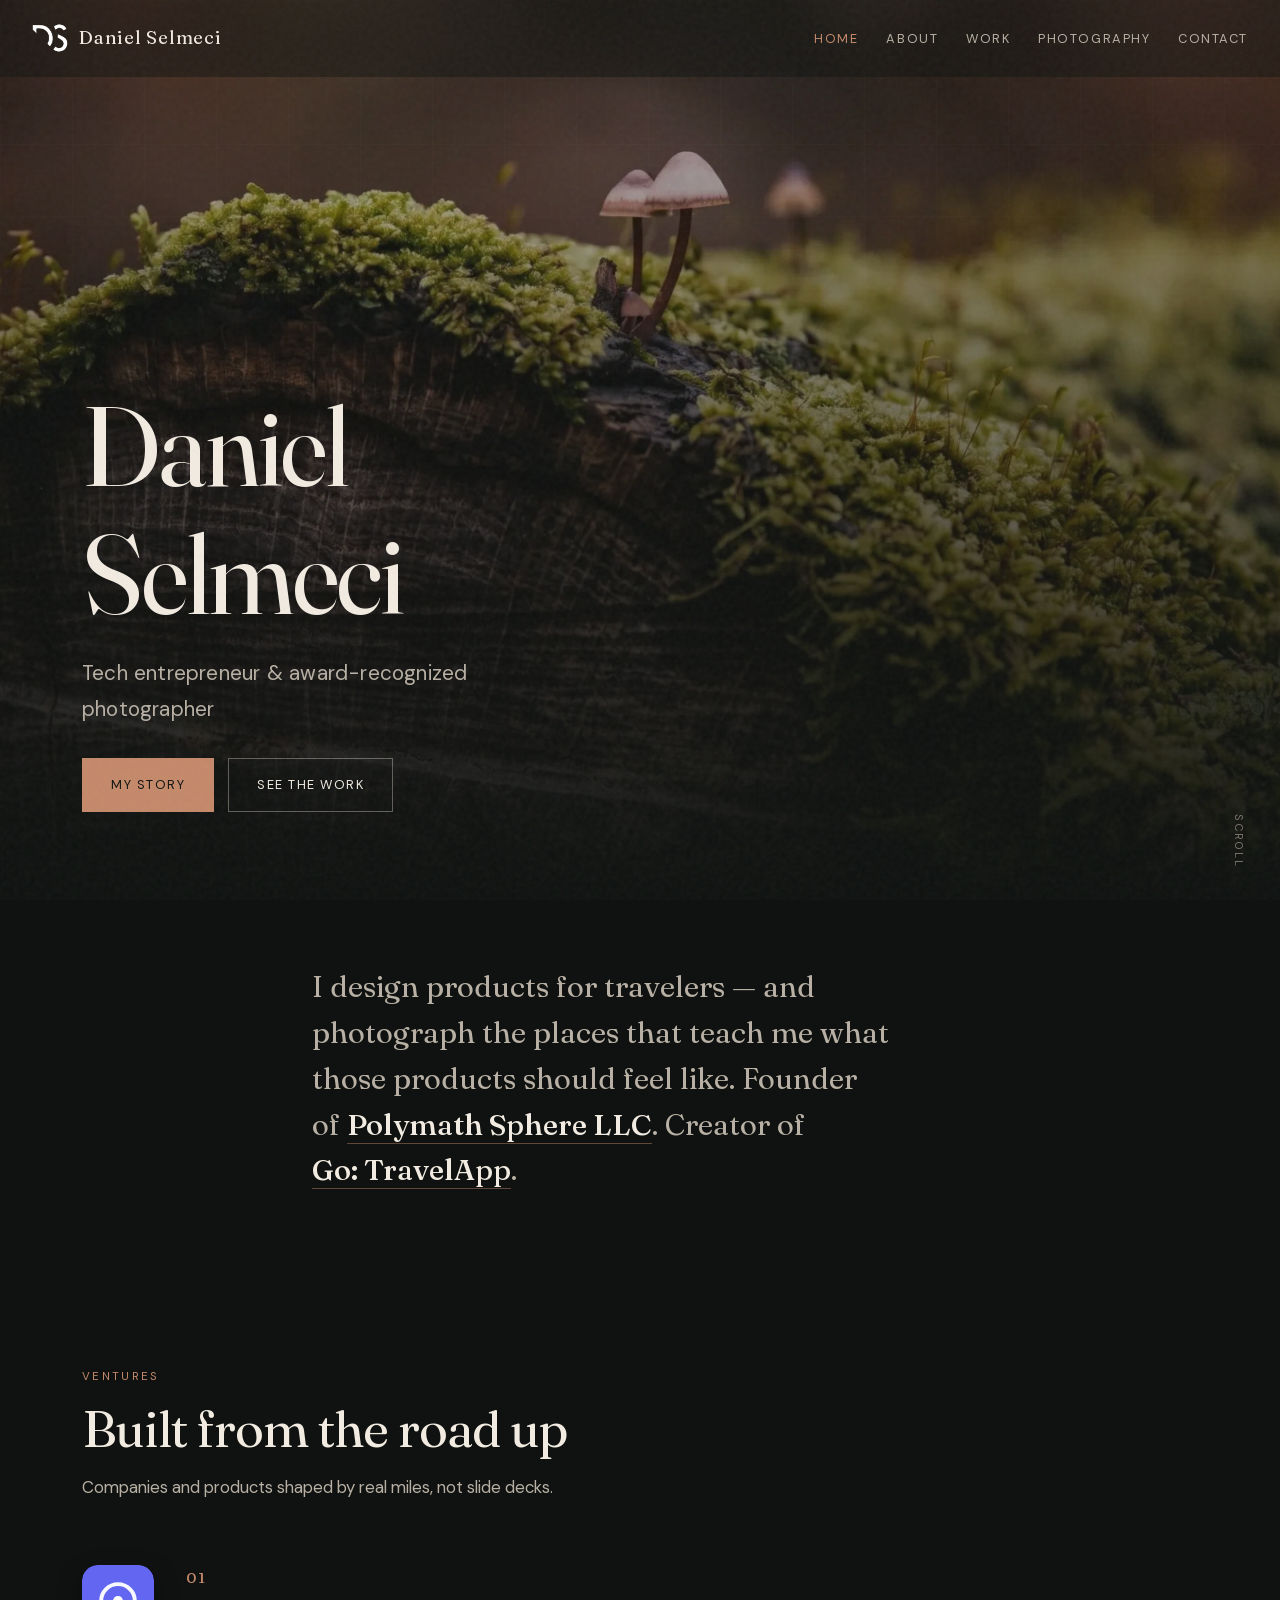
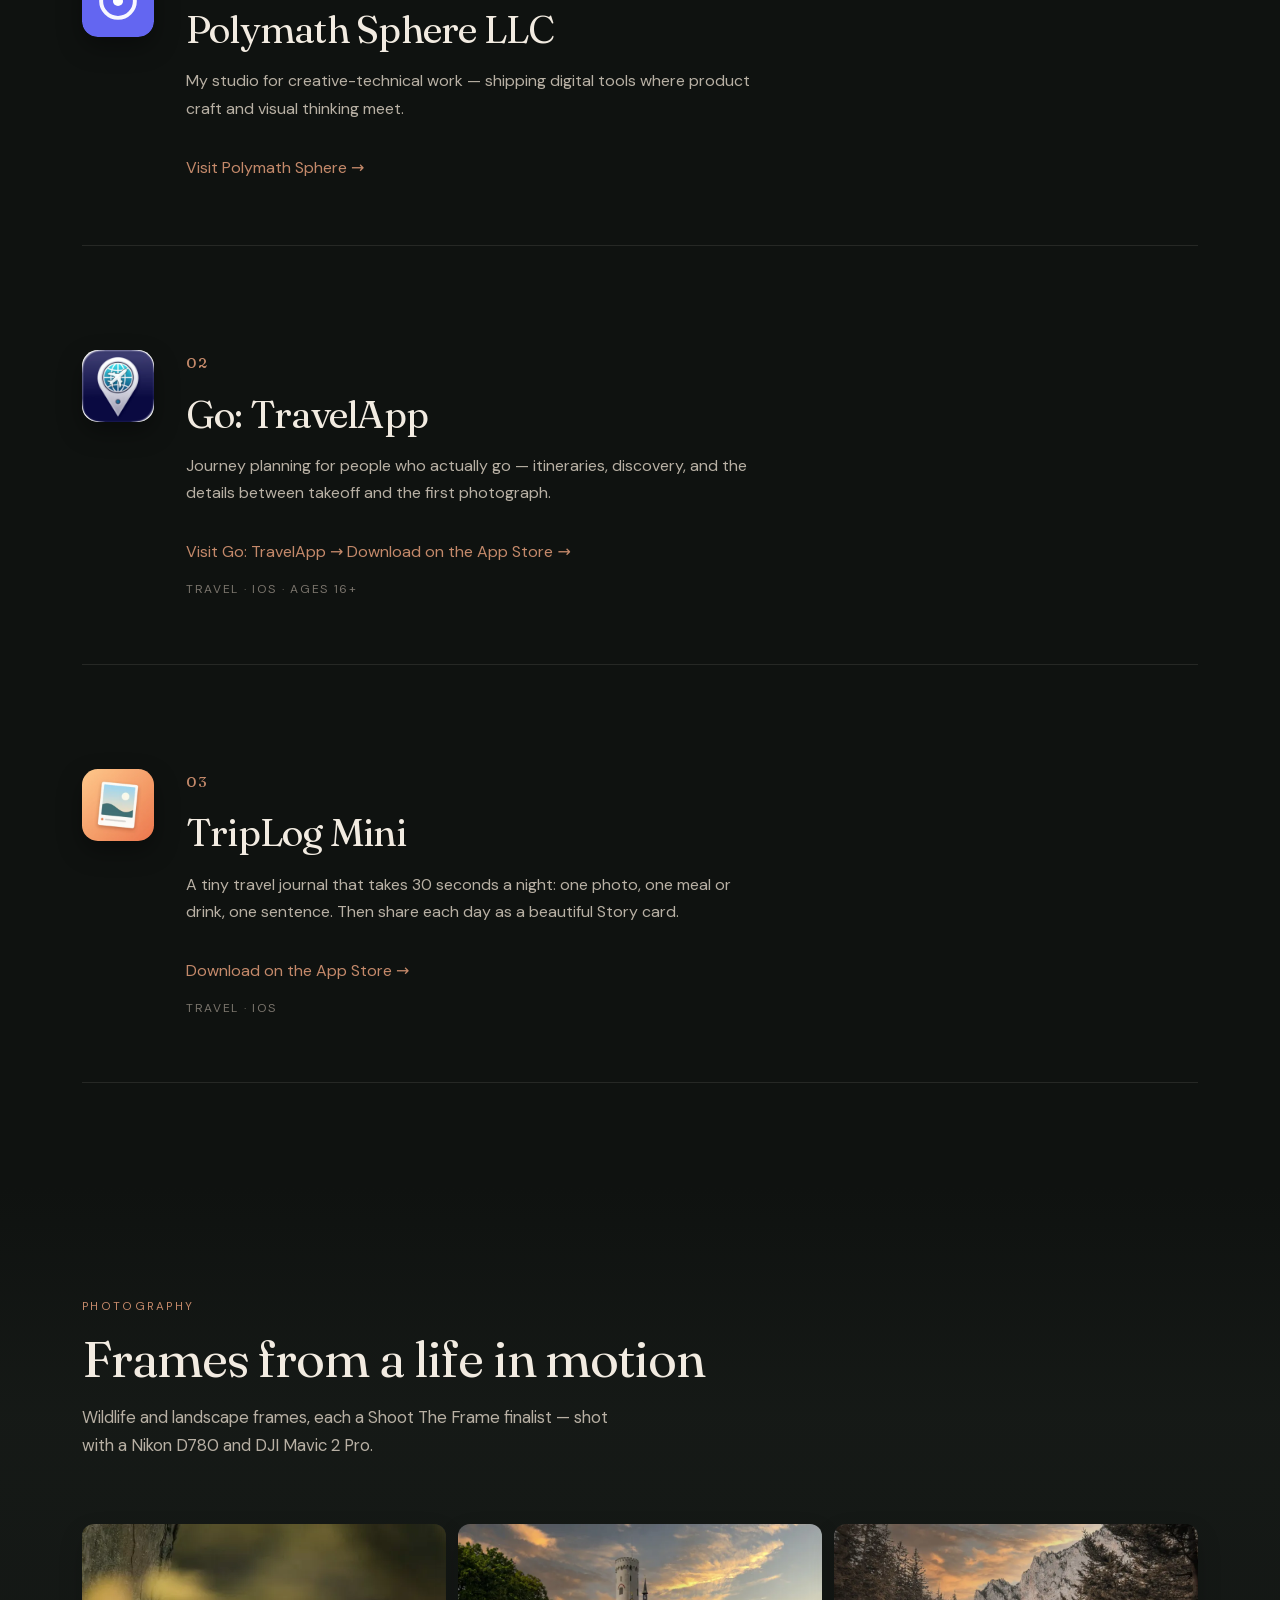
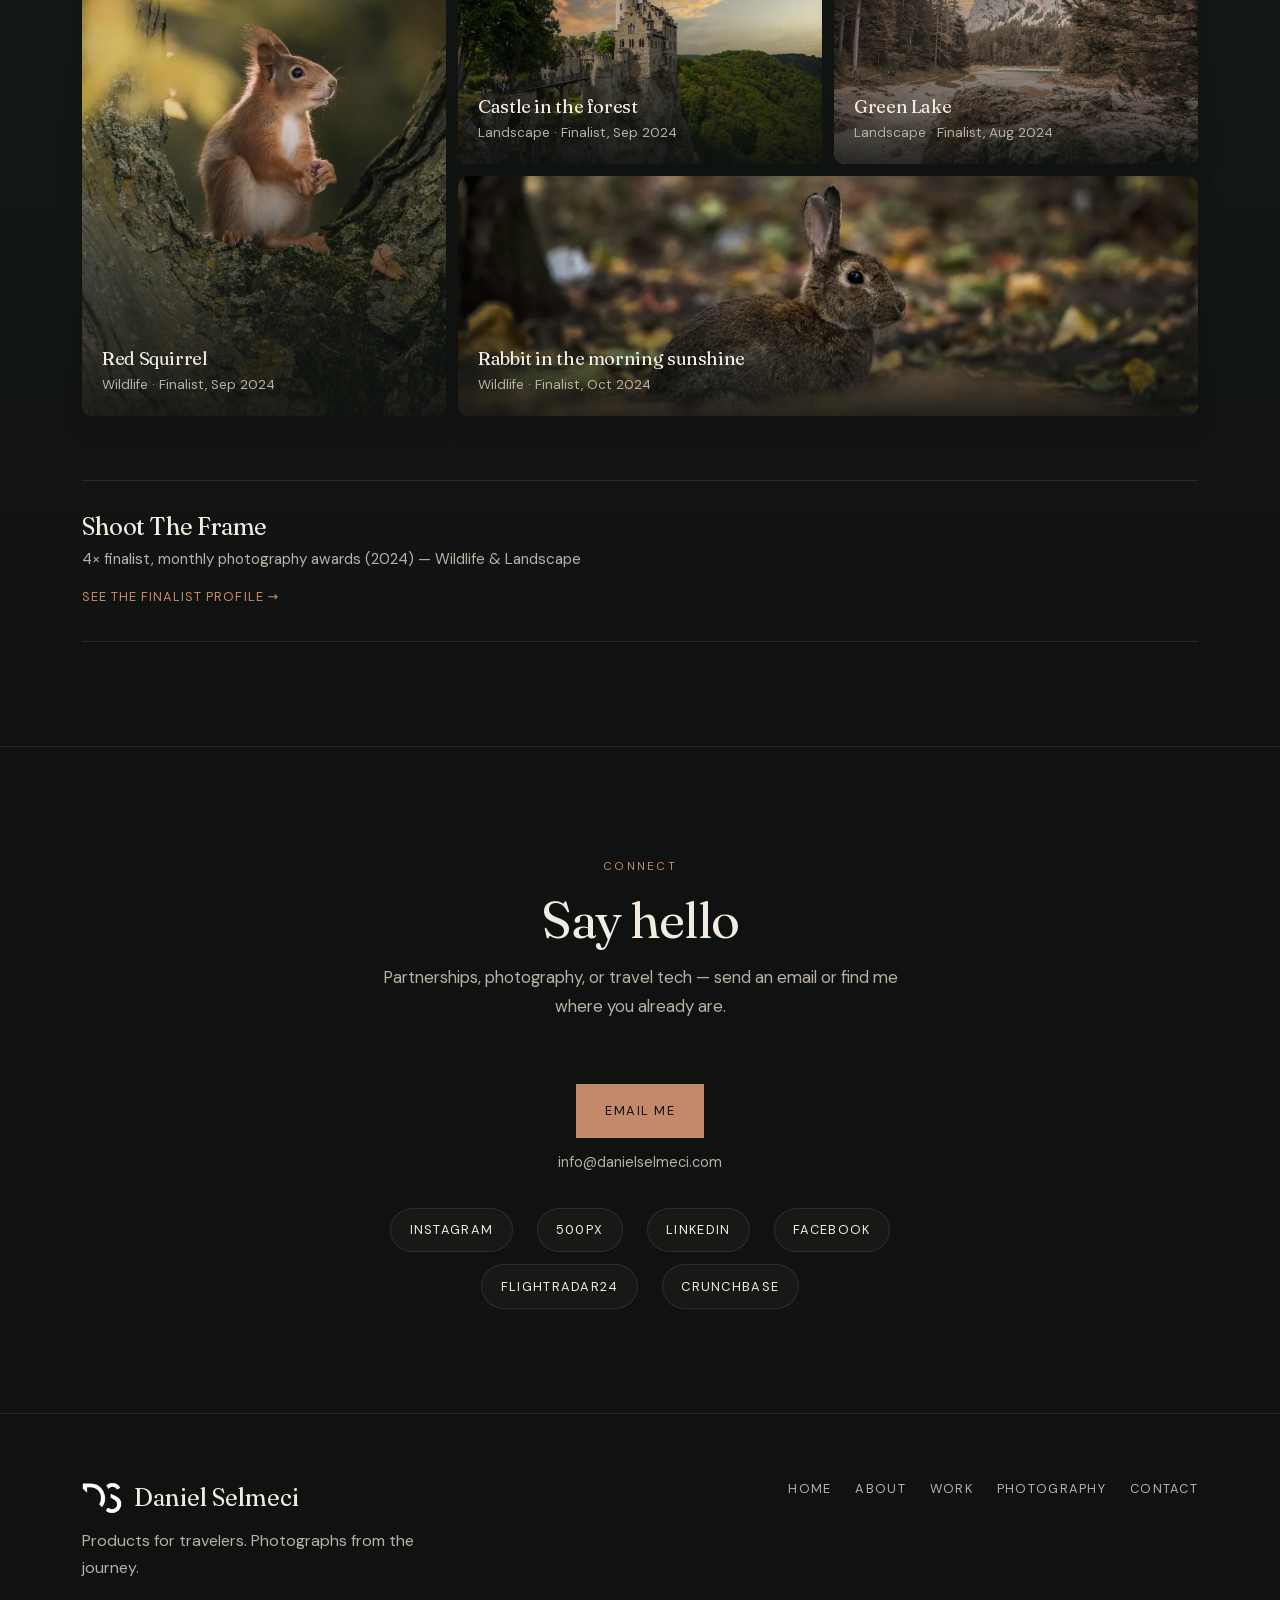
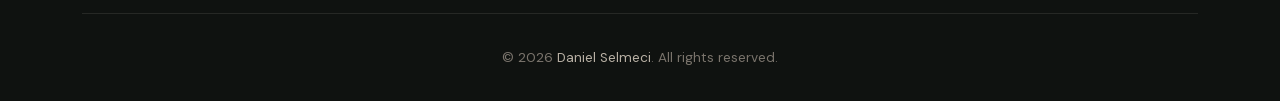
<file: index.html>
<!DOCTYPE html>
<html lang="en">
<head>
    <meta charset="UTF-8">
    <meta name="viewport" content="width=device-width, initial-scale=1.0">
    <meta name="description" content="Daniel Selmeci — tech entrepreneur and award-recognized photographer. Founder of Polymath Sphere LLC and Go: TravelApp.">
    <meta name="keywords" content="Daniel Selmeci, tech entrepreneur, photographer, Polymath Sphere LLC, Go: TravelApp, travel technology, photography">
    <meta name="author" content="Daniel Selmeci">
    <meta name="theme-color" content="#0f1210">

    <meta property="og:title" content="Daniel Selmeci — Tech Entrepreneur & Photographer">
    <meta property="og:description" content="Building travel technology and photographing the world that shapes it. Founder of Polymath Sphere LLC and Go: TravelApp.">
    <meta property="og:type" content="website">
    <meta property="og:url" content="https://danielselmeci.com/">
    <meta property="og:image" content="https://danielselmeci.com/images/daniel-selmeci-headshot.jpg">
    <meta property="og:image:width" content="1023">
    <meta property="og:image:height" content="1537">
    <meta property="og:image:alt" content="Portrait of Daniel Selmeci">
    <meta property="og:site_name" content="Daniel Selmeci">
    <meta name="twitter:card" content="summary_large_image">
    <meta name="twitter:title" content="Daniel Selmeci — Tech Entrepreneur &amp; Photographer">
    <meta name="twitter:image" content="https://danielselmeci.com/images/daniel-selmeci-headshot.jpg">

    <title>Daniel Selmeci — Tech Entrepreneur & Photographer</title>
    <link rel="icon" type="image/png" href="images/icon512x512.png">
    <link rel="apple-touch-icon" href="images/icon512x512.png">
    <link rel="preload" href="fonts/dm-sans-normal-latin.woff2" as="font" type="font/woff2" crossorigin>
    <link rel="preload" href="fonts/fraunces-normal-latin.woff2" as="font" type="font/woff2" crossorigin>
    <link rel="stylesheet" href="style.css?v=20261114a">
    <link rel="canonical" href="https://danielselmeci.com">

    <script type="application/ld+json">
    {
      "@context": "https://schema.org",
      "@graph": [
        {
          "@type": "Person",
          "@id": "https://danielselmeci.com/#person",
          "name": "Daniel Selmeci",
          "birthDate": "--08-23",
            "birthPlace": {
            "@type": "City",
            "name": "Miskolc, Hungary",
            "sameAs": "https://wikidata.org"
          },
          "url": "https://danielselmeci.com/",
          "email": "mailto:info@danielselmeci.com",
          "mainEntityOfPage": {
            "@type": "WebPage",
            "@id": "https://danielselmeci.com/"
          },
          "jobTitle": "Tech Entrepreneur and Photographer",
          "image": "https://danielselmeci.com/images/daniel-selmeci-headshot.jpg",
          "description": "Daniel Selmeci is a tech entrepreneur, award-recognized photographer, and founder of Polymath Sphere LLC and Go: TravelApp.",
          "homeLocation": {
            "@type": "Country",
            "name": "United States of America"
          },
          "knowsLanguage": ["en", "de", "hu"],
          "alumniOf": {
            "@type": "CollegeOrUniversity",
            "name": "Southern New Hampshire University"
          },
          "founder": {
            "@id": "https://polymathsphere.com/#organization"
          },
          "publication": {
            "@type": "Book",
            "name": "The 20242025 Monthly Awards Shoot The Frame",
            "isbn": "978-1-7639564-0-7",
            "url": "https://shop.shoottheframe.com/product/the-2024-2025-monthly-awards/"
          },
          "award": [
            "Shoot The Frame Finalist, Wildlife, October 2024: Rabbit in the morning sunshine",
            "Shoot The Frame Finalist, Landscape, September 2024: Castle in the forest",
            "Shoot The Frame Finalist, Wildlife, September 2024: Red Squirrel",
            "Shoot The Frame Finalist, Landscape, August 2024: Green Lake"
          ],
          "subjectOf": [
            {
              "@type": "Article",
              "headline": "Gurushots: Minimalism and Magnificent Animals",
              "url": "https://www.dodho.com/gurushots-minimalism-and-magnificent-animals/2/",
              "datePublished": "2026-08-25",
              "publisher": {
                "@type": "Organization",
                "name": "Dodho Magazine",
                "url": "https://www.dodho.com/"
              }
            },
            {
              "@type": "Article",
              "headline": "GuruShots Winning Images from their 'Still Life' Photo Challenge",
              "url": "https://121clicks.com/inspirations/gurushots-still-life-photo-challenge-winners-2/",
              "datePublished": "2026-08-09",
              "publisher": {
                "@type": "Organization",
                "name": "121clicks",
                "url": "https://121clicks.com/"
              }
            }
          ],
          "sameAs": [
            "https://instagram.com/daniel.selmeci",
            "https://500px.com/p/danielselmeci",
            "https://linkedin.com/in/danielselmeci",
            "https://www.facebook.com/daniel.selmeci.images/",
            "https://my.flightradar24.com/DanielSelmeci",
            "https://crunchbase.com/person/daniel-selmeci",
            "https://www.wikidata.org/wiki/Q140671415",
            "https://www.threads.com/@daniel.selmeci",
            "https://shoottheframe.com/photographers/daniel-selmeci/"
          ]
        },
        {
          "@type": "Organization",
          "@id": "https://polymathsphere.com/#organization",
          "name": "Polymath Sphere LLC",
          "url": "https://polymathsphere.com",
          "foundingLocation": {
            "@type": "Place",
            "name": "Rogers, Arkansas, United States"
          },
          "founder": {
            "@id": "https://danielselmeci.com/#person"
          },
          "sameAs": [
            "https://www.wikidata.org/wiki/Q140670975",
            "https://apps.apple.com/us/developer/polymath-sphere-llc/id1672842337"
          ]
        },
        {
          "@type": "SoftwareApplication",
          "@id": "https://gotravelapp.com/#software",
          "name": "Go: TravelApp",
          "url": "https://gotravelapp.com",
          "applicationCategory": "TravelApplication",
          "operatingSystem": "iOS",
          "creator": {
            "@id": "https://danielselmeci.com/#person"
          },
          "publisher": {
            "@id": "https://polymathsphere.com/#organization"
          },
          "sameAs": [
            "https://apps.apple.com/us/app/go-travelapp/id6747101413"
          ]
        }
      ]
    }
    </script>
</head>
<body>
    <nav class="nav">
        <a href="./" class="nav-brand">
            <img src="images/icon512x512.png" alt="" class="nav-logo" width="36" height="36">
            <span>Daniel Selmeci</span>
        </a>
        <button class="nav-toggle" id="navToggle" type="button" aria-label="Open menu" aria-expanded="false" aria-controls="navMenu">
            <span></span>
            <span></span>
            <span></span>
        </button>
        <ul class="nav-menu" id="navMenu">
            <li><a href="./" class="nav-link active">Home</a></li>
            <li><a href="about/" class="nav-link">About</a></li>
            <li><a href="#work" class="nav-link">Work</a></li>
            <li><a href="#photography" class="nav-link">Photography</a></li>
            <li><a href="#contact" class="nav-link">Contact</a></li>
        </ul>
    </nav>

    <section class="hero">
        <div class="hero-media" id="heroMedia" aria-hidden="true"></div>
        <div class="hero-content">
            <h1 class="hero-title">
                <span class="line">Daniel</span>
                <span class="line">Selmeci</span>
            </h1>
            <p class="hero-subtitle">Tech entrepreneur &amp; award-recognized photographer</p>
            <div class="hero-cta">
                <a href="about/" class="btn btn-primary">My story</a>
                <a href="#work" class="btn btn-outline">See the work</a>
            </div>
        </div>
        <div class="scroll-indicator">Scroll</div>
    </section>

    <section class="section intro-section">
        <div class="container-narrow reveal">
            <p class="lead">
                I design products for travelers — and photograph the places that teach me what those products should feel like.
                Founder of <a href="https://polymathsphere.com" target="_blank" rel="noopener"><strong>Polymath Sphere LLC</strong></a>.
                Creator of <a href="https://gotravelapp.com" target="_blank" rel="noopener"><strong>Go: TravelApp</strong></a>.
            </p>
        </div>
    </section>

    <section class="section work-section" id="work">
        <div class="container">
            <div class="section-header reveal">
                <span class="section-label">Ventures</span>
                <h2 class="section-title">Built from the road up</h2>
                <p class="section-description">
                    Companies and products shaped by real miles, not slide decks.
                </p>
            </div>

            <div class="work-list">
                <article class="work-item reveal">
                    <img class="work-icon" src="images/polymath-sphere-mark.svg" alt="Polymath Sphere logo" width="72" height="72" loading="lazy" draggable="false">
                    <div class="work-copy">
                        <span class="work-number">01</span>
                        <h3 class="work-title">Polymath Sphere LLC</h3>
                        <p class="work-description">
                            My studio for creative-technical work — shipping digital tools where product craft
                            and visual thinking meet.
                        </p>
                        <a href="https://polymathsphere.com" class="text-link" target="_blank" rel="noopener">Visit Polymath Sphere →</a>
                    </div>
                </article>

                <article class="work-item reveal">
                    <img class="work-icon" src="images/go-travelapp-icon.webp" alt="Go: TravelApp app icon" width="72" height="72" loading="lazy" decoding="async" draggable="false">
                    <div class="work-copy">
                        <span class="work-number">02</span>
                        <h3 class="work-title">Go: TravelApp</h3>
                        <p class="work-description">
                            Journey planning for people who actually go — itineraries, discovery, and the details
                            between takeoff and the first photograph.
                        </p>
                        <a href="https://gotravelapp.com" class="text-link" target="_blank" rel="noopener">Visit Go: TravelApp →</a>
                        <a href="https://apps.apple.com/no/app/go-travelapp/id6747101413" class="text-link" target="_blank" rel="noopener">Download on the App Store →</a>
                        <span class="work-meta">Travel · iOS · Ages 16+</span>
                    </div>
                </article>

                <article class="work-item reveal">
                    <img class="work-icon" src="images/triplog-mini-icon.webp" alt="TripLog Mini app icon" width="72" height="72" loading="lazy" decoding="async" draggable="false">
                    <div class="work-copy">
                        <span class="work-number">03</span>
                        <h3 class="work-title">TripLog Mini</h3>
                        <p class="work-description">
                            A tiny travel journal that takes 30 seconds a night: one photo, one meal or drink, one sentence. Then share each day as a beautiful Story card.
                        </p>
                        <a href="https://apps.apple.com/no/app/triplog-mini-travel-journal/id6834604078" class="text-link" target="_blank" rel="noopener">Download on the App Store →</a>
                        <span class="work-meta">Travel · iOS</span>
                    </div>
                </article>
            </div>
        </div>
    </section>

    <section class="section photo-section" id="photography">
        <div class="container">
            <div class="section-header reveal">
                <span class="section-label">Photography</span>
                <h2 class="section-title">Frames from a life in motion</h2>
                <p class="section-description">
                    Wildlife and landscape frames, each a Shoot The Frame finalist — shot with a Nikon D780 and DJI Mavic 2 Pro.
                </p>
            </div>

            <div class="photo-grid reveal">
                <a class="photo-item photo-item-tall" href="https://shoottheframe.com/the-archive/2024/wildlife/red-squirrel-by-daniel-selmeci/" target="_blank" rel="noopener">
                    <img src="images/daniel-selmeci-red-squirrel-700.webp" alt="Red squirrel in Mannheim, photographed by Daniel Selmeci" width="700" height="874" loading="lazy" decoding="async" draggable="false">
                    <div class="photo-overlay">
                        <h3>Red Squirrel</h3>
                        <p>Wildlife · Finalist, Sep 2024</p>
                    </div>
                </a>
                <a class="photo-item" href="https://shoottheframe.com/the-archive/2024/landscape/castle-in-the-forest-by-daniel-selmeci/" target="_blank" rel="noopener">
                    <img src="images/daniel-selmeci-castle-in-the-forest-900.webp" alt="Castle in the forest, landscape photograph by Daniel Selmeci" width="900" height="599" loading="lazy" decoding="async" draggable="false">
                    <div class="photo-overlay">
                        <h3>Castle in the forest</h3>
                        <p>Landscape · Finalist, Sep 2024</p>
                    </div>
                </a>
                <a class="photo-item" href="https://shoottheframe.com/the-archive/2024/landscape/green-lake-by-daniel-selmeci/" target="_blank" rel="noopener">
                    <img src="images/daniel-selmeci-green-lake-1080.webp" alt="Green Lake with emerald-green water, landscape photograph by Daniel Selmeci" width="1080" height="719" loading="lazy" decoding="async" draggable="false">
                    <div class="photo-overlay">
                        <h3>Green Lake</h3>
                        <p>Landscape · Finalist, Aug 2024</p>
                    </div>
                </a>
                <a class="photo-item photo-item-wide" href="https://shoottheframe.com/the-archive/2024/wildlife/rabbit-in-the-morning-sunshine-by-daniel-selmeci/" target="_blank" rel="noopener">
                    <img src="images/daniel-selmeci-rabbit-in-the-morning-sunshine-1400.webp" alt="Rabbit in the morning sunshine, wildlife photograph by Daniel Selmeci" width="1400" height="788" loading="lazy" decoding="async" draggable="false">
                    <div class="photo-overlay">
                        <h3>Rabbit in the morning sunshine</h3>
                        <p>Wildlife · Finalist, Oct 2024</p>
                    </div>
                </a>
            </div>

            <div class="award-grid award-grid--single reveal">
                <a class="award-link" href="https://shoottheframe.com/photographers/daniel-selmeci/" target="_blank" rel="noopener">
                    <h3>Shoot The Frame</h3>
                    <p>4× finalist, monthly photography awards (2024) — Wildlife &amp; Landscape</p>
                    <span class="award-cta">See the finalist profile →</span>
                </a>
            </div>
        </div>
    </section>

    <section class="section contact-section" id="contact">
        <div class="container-narrow">
            <div class="section-header text-center reveal">
                <span class="section-label">Connect</span>
                <h2 class="section-title">Say hello</h2>
                <p class="section-description">
                    Partnerships, photography, or travel tech — send an email or find me where you already are.
                </p>
            </div>

            <div class="contact-cta reveal">
                <a href="mailto:info@danielselmeci.com" class="btn btn-primary">Email me</a>
                <a href="mailto:info@danielselmeci.com" class="contact-email">info@danielselmeci.com</a>
            </div>

            <div class="social-row reveal">
                <a href="https://instagram.com/daniel.selmeci" target="_blank" rel="noopener">Instagram</a>
                <a href="https://500px.com/p/danielselmeci" target="_blank" rel="noopener">500px</a>
                <a href="https://linkedin.com/in/danielselmeci" target="_blank" rel="noopener">LinkedIn</a>
                <a href="https://www.facebook.com/daniel.selmeci.images/" target="_blank" rel="noopener">Facebook</a>
                <a href="https://my.flightradar24.com/DanielSelmeci" target="_blank" rel="noopener">FlightRadar24</a>
                <a href="https://crunchbase.com/person/daniel-selmeci" target="_blank" rel="noopener">Crunchbase</a>
            </div>
        </div>
    </section>

    <footer class="footer">
        <div class="container">
            <div class="footer-content">
                <div class="footer-brand">
                    <div class="footer-logo">
                        <img src="images/icon512x512.png" alt="" width="40" height="40">
                        <span>Daniel Selmeci</span>
                    </div>
                    <p>Products for travelers. Photographs from the journey.</p>
                </div>
                <div class="footer-links">
                    <a href="./">Home</a>
                    <a href="about/">About</a>
                    <a href="#work">Work</a>
                    <a href="#photography">Photography</a>
                    <a href="#contact">Contact</a>
                </div>
            </div>
            <div class="footer-bottom">
                <p>&copy; 2026 <a href="about/">Daniel Selmeci</a>. All rights reserved.</p>
            </div>
        </div>
    </footer>

    <script src="main.js?v=20261114a" defer></script>
</body>
</html>
</file>
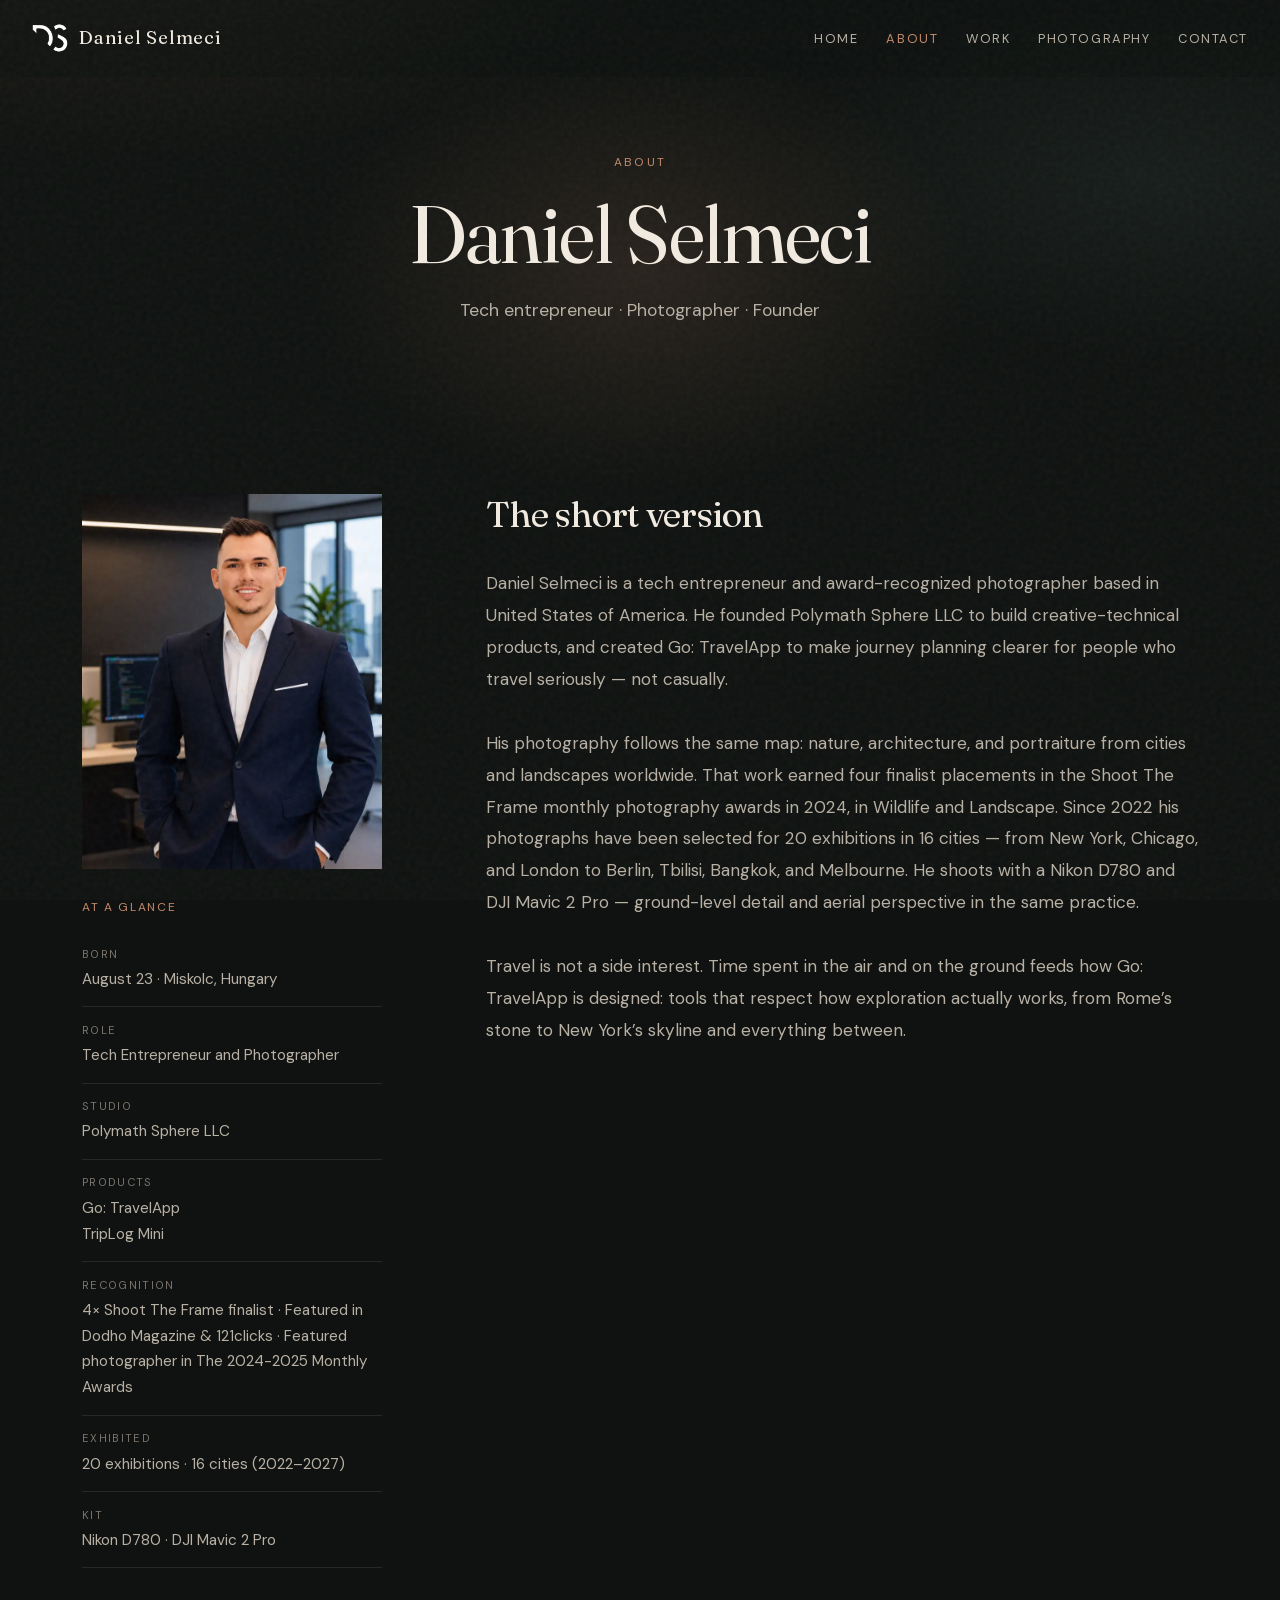
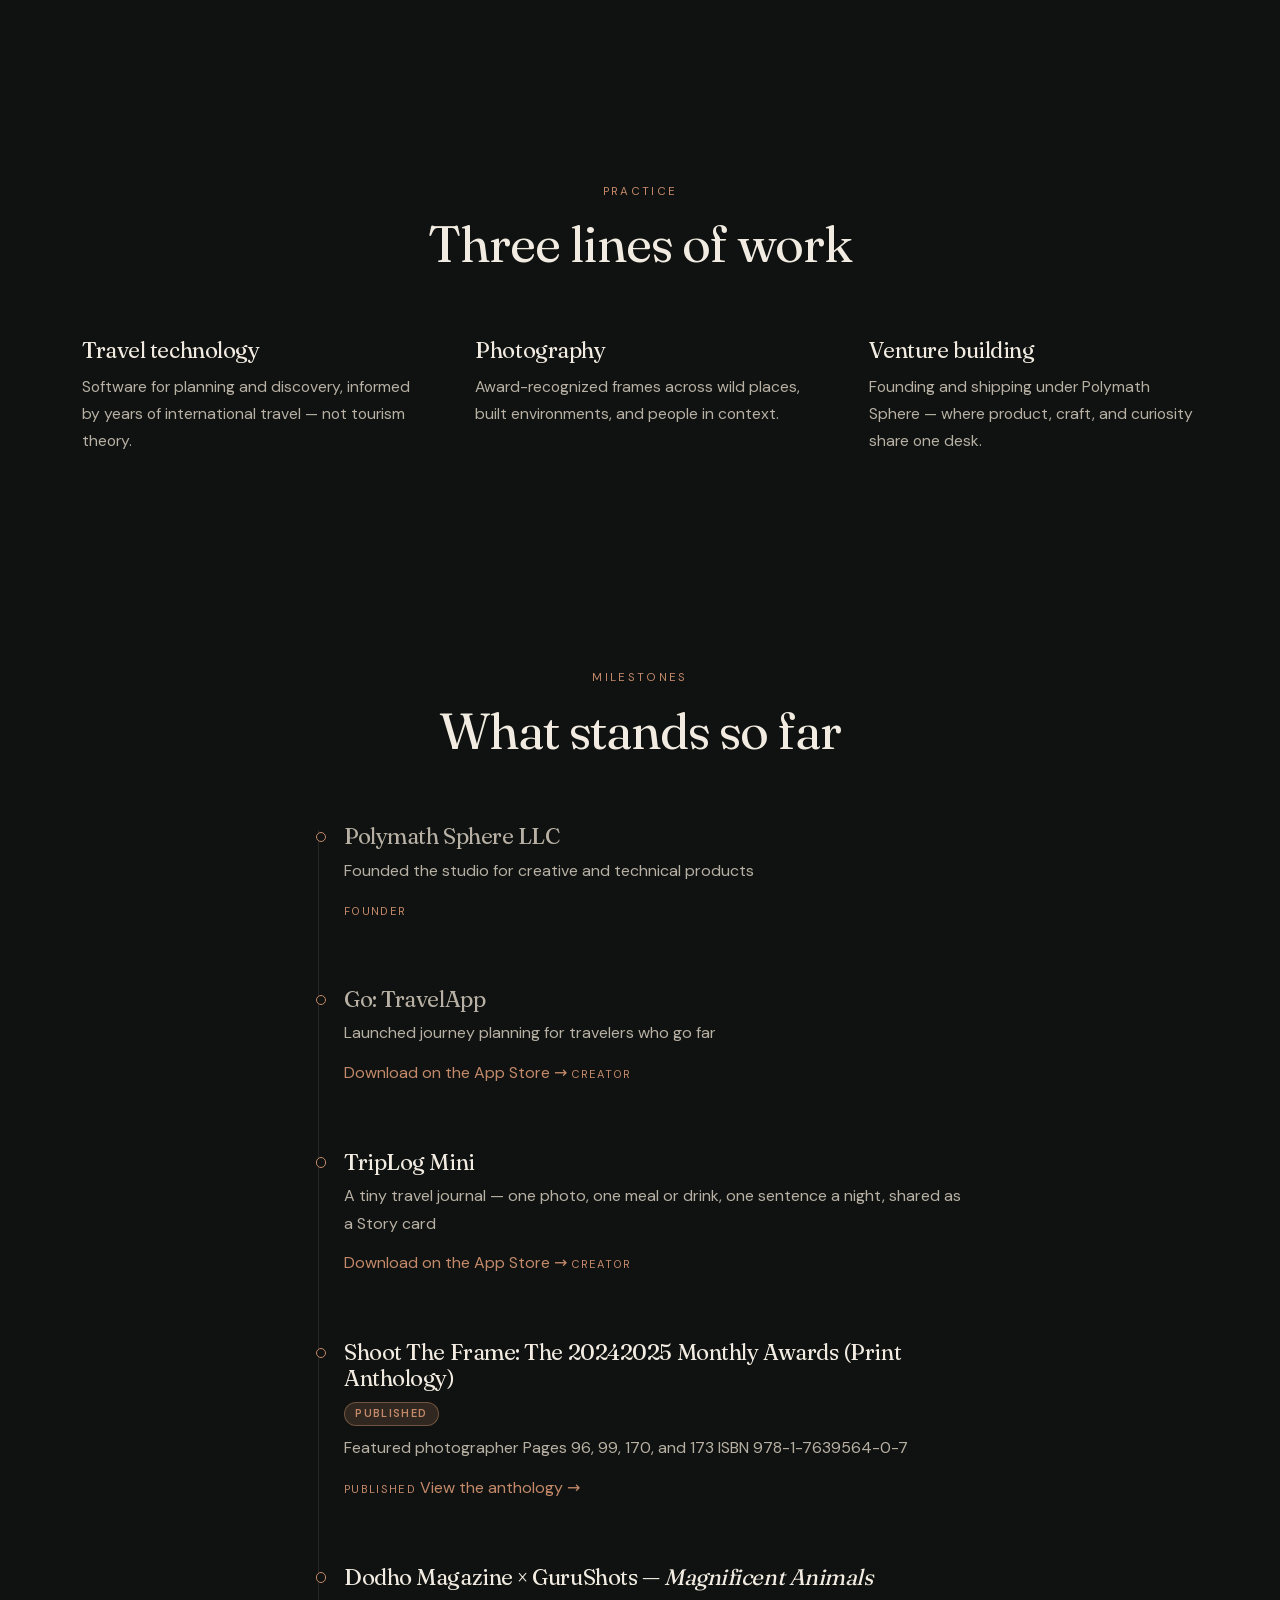
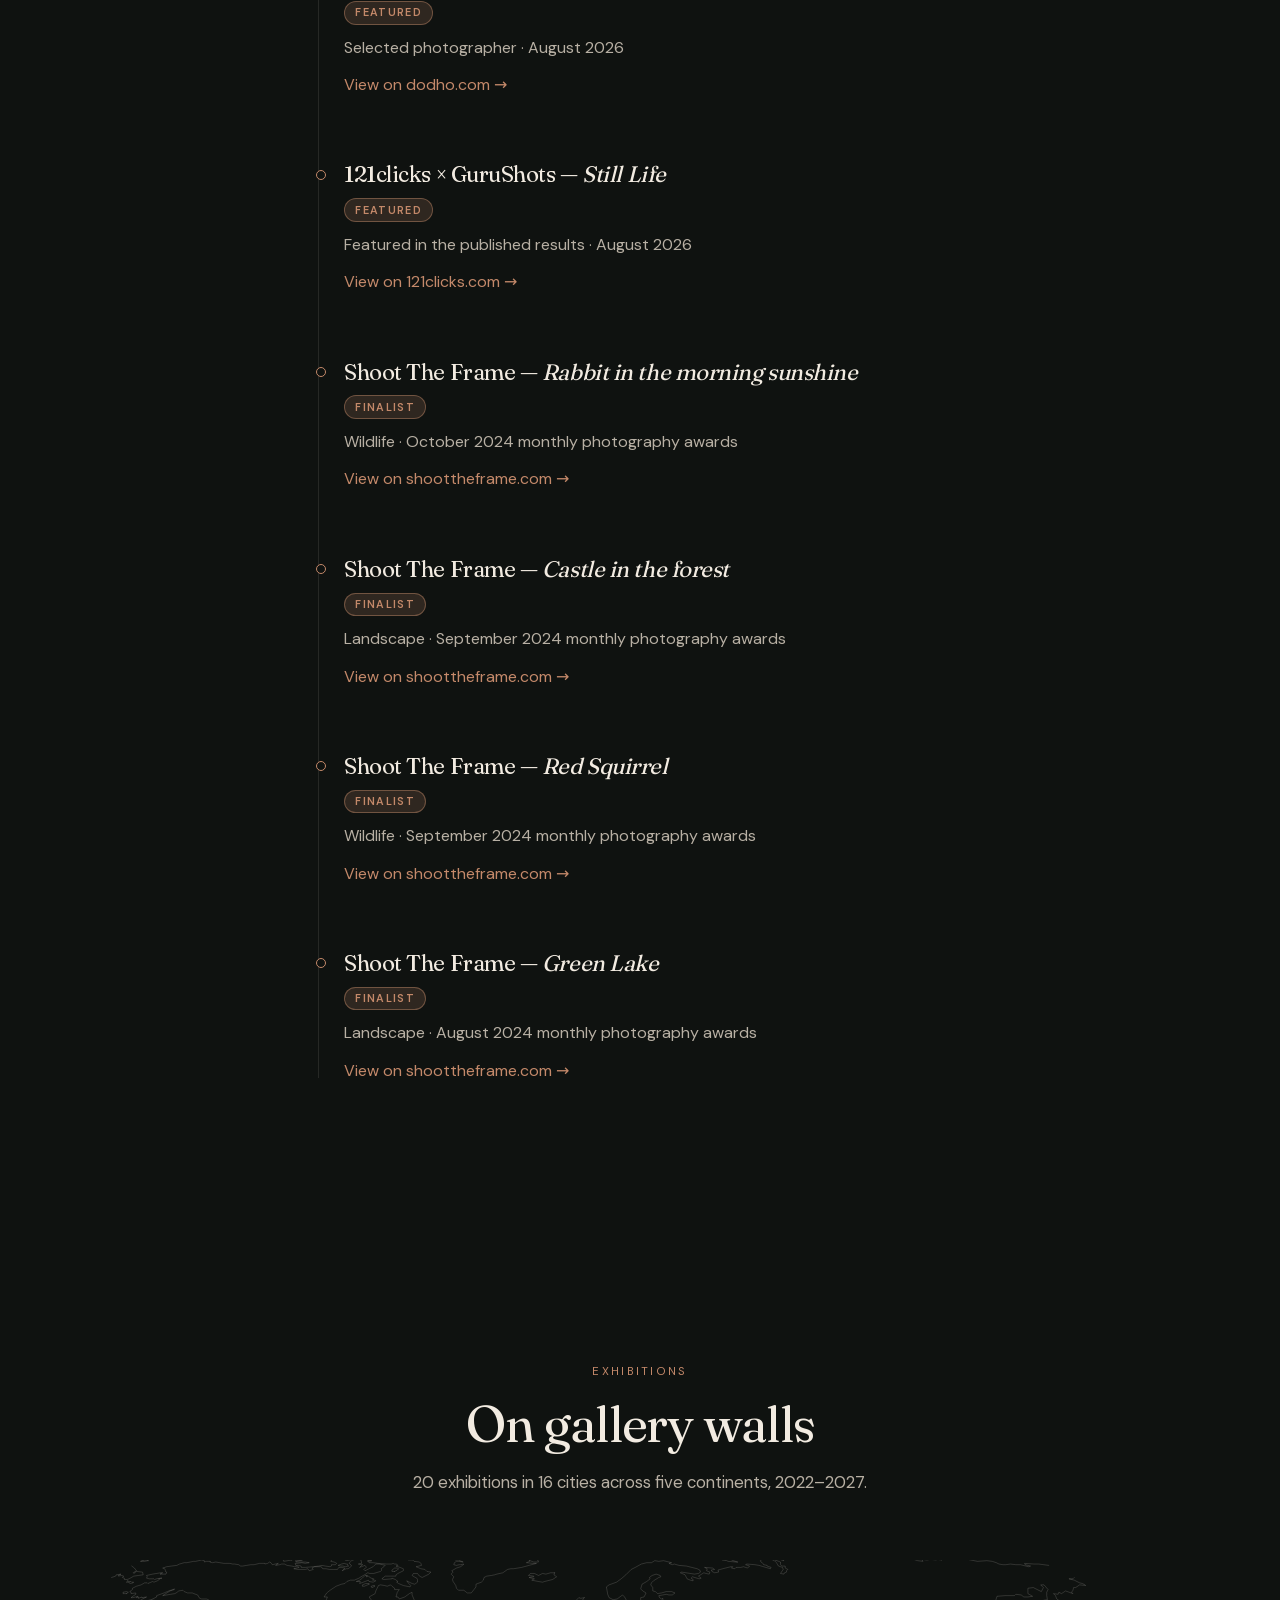
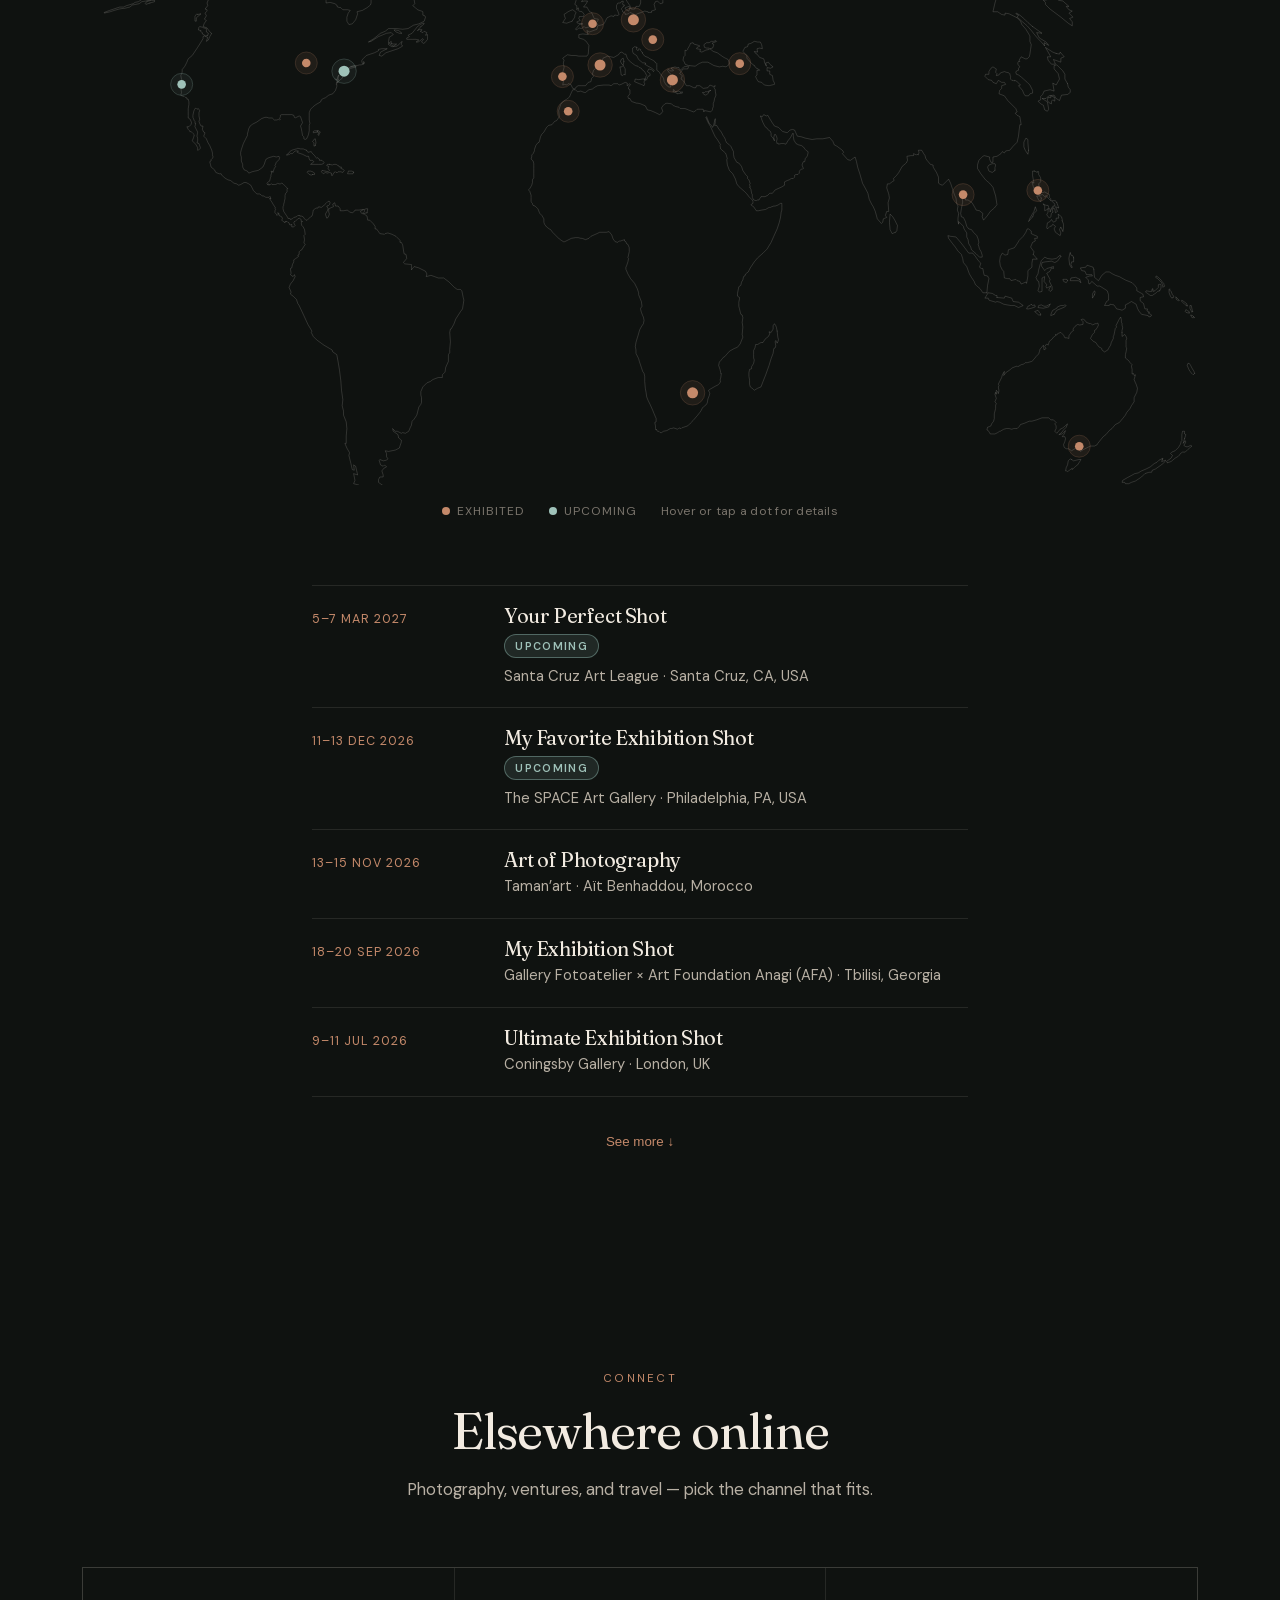
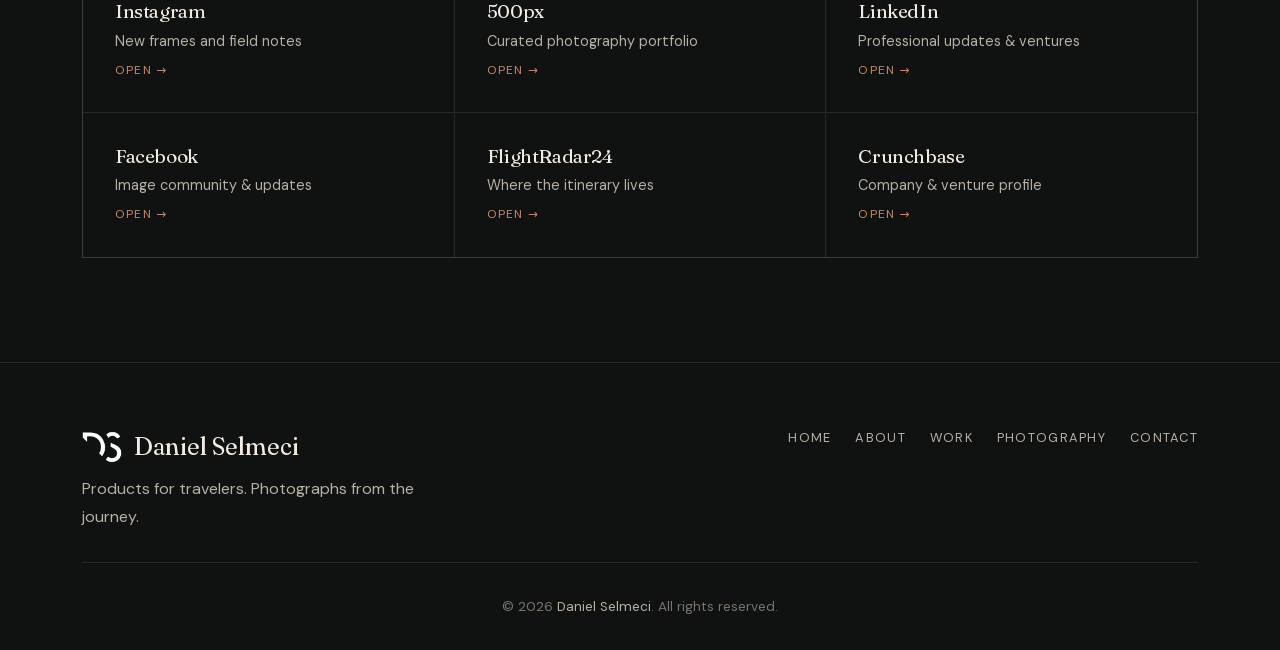
<file: about/index.html>
<!DOCTYPE html>
<html lang="en">
<head>
    <meta charset="UTF-8">
    <meta name="viewport" content="width=device-width, initial-scale=1.0">
    <meta name="description" content="About Daniel Selmeci — tech entrepreneur, award-recognized photographer, founder of Polymath Sphere LLC and Go: TravelApp.">
    <meta name="keywords" content="Daniel Selmeci, biography, tech entrepreneur, photographer, Polymath Sphere LLC, Go: TravelApp">
    <meta name="author" content="Daniel Selmeci">
    <meta name="theme-color" content="#0f1210">

    <meta property="og:title" content="About Daniel Selmeci — Tech Entrepreneur & Photographer">
    <meta property="og:description" content="Daniel Selmeci builds travel technology and documents the world through award-recognized photography.">
    <meta property="og:type" content="profile">
    <meta property="og:url" content="https://danielselmeci.com/about/">
    <meta property="og:image" content="https://danielselmeci.com/images/daniel-selmeci-headshot.jpg">
    <meta property="og:image:width" content="1023">
    <meta property="og:image:height" content="1537">
    <meta property="og:image:alt" content="Portrait of Daniel Selmeci">
    <meta property="og:site_name" content="Daniel Selmeci">
    <meta name="twitter:card" content="summary_large_image">
    <meta name="twitter:title" content="About Daniel Selmeci — Tech Entrepreneur &amp; Photographer">
    <meta name="twitter:image" content="https://danielselmeci.com/images/daniel-selmeci-headshot.jpg">

    <title>About — Daniel Selmeci</title>
    <link rel="icon" type="image/png" href="../images/icon512x512.png">
    <link rel="apple-touch-icon" href="../images/icon512x512.png">
    <link rel="preload" href="../fonts/dm-sans-normal-latin.woff2" as="font" type="font/woff2" crossorigin>
    <link rel="preload" href="../fonts/fraunces-normal-latin.woff2" as="font" type="font/woff2" crossorigin>
    <link rel="preload" href="../images/daniel-selmeci-headshot-720.webp" as="image" type="image/webp" fetchpriority="high">
    <link rel="stylesheet" href="../style.css?v=20261114a">
    <link rel="canonical" href="https://danielselmeci.com/about/">

    <!-- Structured data describing Daniel Selmeci and related projects -->
    <script type="application/ld+json">
    {
      "@context": "https://schema.org",
      "@graph": [
        {
          "@type": "Person",
          "@id": "https://danielselmeci.com/#person",
          "name": "Daniel Selmeci",
          "birthDate": "--08-23",
            "birthPlace": {
            "@type": "City",
            "name": "Miskolc, Hungary",
            "sameAs": "https://wikidata.org"
          },
          "url": "https://danielselmeci.com/",
          "email": "mailto:info@danielselmeci.com",
          "mainEntityOfPage": {
            "@type": "WebPage",
            "@id": "https://danielselmeci.com/about/"
          },
          "jobTitle": "Tech Entrepreneur and Photographer",
          "image": "https://danielselmeci.com/images/daniel-selmeci-headshot.jpg",
          "description": "Daniel Selmeci is a tech entrepreneur, award-recognized photographer, and founder of Polymath Sphere LLC and Go: TravelApp.",
          "homeLocation": {
            "@type": "Country",
            "name": "United States of America"
          },
          "knowsLanguage": ["en", "de", "hu"],
          "alumniOf": {
            "@type": "CollegeOrUniversity",
            "name": "Southern New Hampshire University"
          },
          "founder": {
            "@id": "https://polymathsphere.com/#organization"
          },
          "publication": {
            "@type": "Book",
            "name": "The 20242025 Monthly Awards Shoot The Frame",
            "isbn": "978-1-7639564-0-7",
            "url": "https://shop.shoottheframe.com/product/the-2024-2025-monthly-awards/"
          },
          "award": [
            "Shoot The Frame Finalist, Wildlife, October 2024: Rabbit in the morning sunshine",
            "Shoot The Frame Finalist, Landscape, September 2024: Castle in the forest",
            "Shoot The Frame Finalist, Wildlife, September 2024: Red Squirrel",
            "Shoot The Frame Finalist, Landscape, August 2024: Green Lake"
          ],
          "subjectOf": [
            {
              "@type": "Article",
              "headline": "Gurushots: Minimalism and Magnificent Animals",
              "url": "https://www.dodho.com/gurushots-minimalism-and-magnificent-animals/2/",
              "datePublished": "2026-08-25",
              "publisher": {
                "@type": "Organization",
                "name": "Dodho Magazine",
                "url": "https://www.dodho.com/"
              }
            },
            {
              "@type": "Article",
              "headline": "GuruShots Winning Images from their 'Still Life' Photo Challenge",
              "url": "https://121clicks.com/inspirations/gurushots-still-life-photo-challenge-winners-2/",
              "datePublished": "2026-08-09",
              "publisher": {
                "@type": "Organization",
                "name": "121clicks",
                "url": "https://121clicks.com/"
              }
            }
          ],
          "sameAs": [
            "https://instagram.com/daniel.selmeci",
            "https://500px.com/p/danielselmeci",
            "https://linkedin.com/in/danielselmeci",
            "https://www.facebook.com/daniel.selmeci.images/",
            "https://my.flightradar24.com/DanielSelmeci",
            "https://crunchbase.com/person/daniel-selmeci",
            "https://www.wikidata.org/wiki/Q140671415",
            "https://www.threads.com/@daniel.selmeci",
            "https://shoottheframe.com/photographers/daniel-selmeci/"
          ]
        },
        {
          "@type": "Organization",
          "@id": "https://polymathsphere.com/#organization",
          "name": "Polymath Sphere LLC",
          "url": "https://polymathsphere.com",
          "foundingLocation": {
            "@type": "Place",
            "name": "Rogers, Arkansas, United States"
          },
          "founder": {
            "@id": "https://danielselmeci.com/#person"
          },
          "sameAs": [
            "https://www.wikidata.org/wiki/Q140670975",
            "https://apps.apple.com/us/developer/polymath-sphere-llc/id1672842337"
          ]
        },
        {
          "@type": "SoftwareApplication",
          "@id": "https://gotravelapp.com/#software",
          "name": "Go: TravelApp",
          "url": "https://gotravelapp.com",
          "applicationCategory": "TravelApplication",
          "operatingSystem": "iOS",
          "creator": {
            "@id": "https://danielselmeci.com/#person"
          },
          "publisher": {
            "@id": "https://polymathsphere.com/#organization"
          },
          "sameAs": [
            "https://apps.apple.com/us/app/go-travelapp/id6747101413"
          ]
        },
        {
          "@type": "SoftwareApplication",
          "@id": "https://apps.apple.com/no/app/triplog-mini-travel-journal/id6834604078#software",
          "name": "TripLog Mini",
          "url": "https://apps.apple.com/no/app/triplog-mini-travel-journal/id6834604078",
          "applicationCategory": "TravelApplication",
          "operatingSystem": "iOS",
          "creator": {
            "@id": "https://danielselmeci.com/#person"
          },
          "publisher": {
            "@id": "https://polymathsphere.com/#organization"
          }
        }
      ]
    }
    </script>
</head>
<body>
    <nav class="nav">
        <a href="../" class="nav-brand">
            <img src="../images/icon512x512.png" alt="" class="nav-logo" width="36" height="36">
            <span>Daniel Selmeci</span>
        </a>
        <button class="nav-toggle" id="navToggle" type="button" aria-label="Open menu" aria-expanded="false" aria-controls="navMenu">
            <span></span>
            <span></span>
            <span></span>
        </button>
        <ul class="nav-menu" id="navMenu">
            <li><a href="../" class="nav-link">Home</a></li>
            <li><a href="./" class="nav-link active">About</a></li>
            <li><a href="../#work" class="nav-link">Work</a></li>
            <li><a href="../#photography" class="nav-link">Photography</a></li>
            <li><a href="../#contact" class="nav-link">Contact</a></li>
        </ul>
    </nav>

    <section class="about-hero">
        <div class="container-narrow">
            <span class="page-label">About</span>
            <h1 class="page-title">Daniel Selmeci</h1>
            <p class="page-subtitle">Tech entrepreneur · Photographer · Founder</p>
        </div>
    </section>

    <section class="section biography-section">
        <div class="container">
            <div class="bio-layout">
                <aside class="bio-sidebar">
                    <div class="bio-image has-image" id="bioImage">
                        <img src="../images/daniel-selmeci-headshot-720.webp" width="720" height="1082" alt="Daniel Selmeci, tech entrepreneur and photographer" fetchpriority="high" decoding="async" draggable="false">
                    </div>

                    <div class="bio-quick-facts">
                        <h2>At a glance</h2>
                        <ul class="fact-list">
                            <li>
                                <span class="fact-label">Born</span>
                                <span class="fact-value">August 23 · Miskolc, Hungary</span>
                            </li>
                            <li>
                                <span class="fact-label">Role</span>
                                <span class="fact-value">Tech Entrepreneur and Photographer</span>
                            </li>
                            <li>
                                <span class="fact-label">Studio</span>
                                <span class="fact-value"><a href="https://polymathsphere.com" target="_blank" rel="noopener">Polymath Sphere LLC</a></span>
                            </li>
                            <li>
                                <span class="fact-label">Products</span>
                                <span class="fact-value"><a href="https://gotravelapp.com" target="_blank" rel="noopener">Go: TravelApp</a><br><a href="https://apps.apple.com/no/app/triplog-mini-travel-journal/id6834604078" target="_blank" rel="noopener">TripLog Mini</a></span>
                            </li>
                            <li>
                                <span class="fact-label">Recognition</span>
                                <span class="fact-value">4× Shoot The Frame finalist · Featured in Dodho Magazine &amp; 121clicks · Featured photographer in <a href="https://shop.shoottheframe.com/product/the-2024-2025-monthly-awards/" target="_blank" rel="noopener">The 2024-2025 Monthly Awards</a></span>
                            </li>
                            <li>
                                <span class="fact-label">Exhibited</span>
                                <span class="fact-value"><a href="#exhibitions">20 exhibitions · 16 cities (2022–2027)</a></span>
                            </li>
                            <li>
                                <span class="fact-label">Kit</span>
                                <span class="fact-value">Nikon D780 · DJI Mavic 2 Pro</span>
                            </li>
                        </ul>
                    </div>
                </aside>

                <article class="bio-content reveal">
                    <h2>The short version</h2>

                    <p>Daniel Selmeci is a tech entrepreneur and award-recognized photographer based in United States of America. He founded Polymath Sphere LLC to build creative-technical products, and created Go: TravelApp to make journey planning clearer for people who travel seriously — not casually.</p>

                    <p>His photography follows the same map: nature, architecture, and portraiture from cities and landscapes worldwide. That work earned four finalist placements in the <a href="https://shoottheframe.com/photographers/daniel-selmeci/" target="_blank" rel="noopener">Shoot The Frame</a> monthly photography awards in 2024, in Wildlife and Landscape. Since 2022 his photographs have been selected for 20 exhibitions in 16 cities — from New York, Chicago, and London to Berlin, Tbilisi, Bangkok, and Melbourne. He shoots with a Nikon D780 and DJI Mavic 2 Pro — ground-level detail and aerial perspective in the same practice.</p>

                    <p>Travel is not a side interest. Time spent in the air and on the ground feeds how Go: TravelApp is designed: tools that respect how exploration actually works, from Rome’s stone to New York’s skyline and everything between.</p>
                </article>
            </div>
        </div>
    </section>

    <section class="section expertise-section">
        <div class="container">
            <div class="section-header text-center reveal">
                <span class="section-label">Practice</span>
                <h2 class="section-title">Three lines of work</h2>
            </div>

            <div class="expertise-list reveal">
                <div class="expertise-item">
                    <h3>Travel technology</h3>
                    <p>Software for planning and discovery, informed by years of international travel — not tourism theory.</p>
                </div>
                <div class="expertise-item">
                    <h3>Photography</h3>
                    <p>Award-recognized frames across wild places, built environments, and people in context.</p>
                </div>
                <div class="expertise-item">
                    <h3>Venture building</h3>
                    <p>Founding and shipping under Polymath Sphere — where product, craft, and curiosity share one desk.</p>
                </div>
            </div>
        </div>
    </section>

    <section class="section timeline-section">
        <div class="container-narrow">
            <div class="section-header text-center reveal">
                <span class="section-label">Milestones</span>
                <h2 class="section-title">What stands so far</h2>
            </div>

            <div class="timeline reveal">
                <div class="timeline-item">
                    <div class="timeline-marker"></div>
                    <div class="timeline-content">
                        <h3><a href="https://polymathsphere.com" target="_blank" rel="noopener">Polymath Sphere LLC</a></h3>
                        <p>Founded the studio for creative and technical products</p>
                        <span class="timeline-tag">Founder</span>
                    </div>
                </div>

                <div class="timeline-item">
                    <div class="timeline-marker"></div>
                    <div class="timeline-content">
                        <h3><a href="https://gotravelapp.com" target="_blank" rel="noopener">Go: TravelApp</a></h3>
                        <p>Launched journey planning for travelers who go far</p>
                        <a href="https://apps.apple.com/no/app/go-travelapp/id6747101413" class="text-link" target="_blank" rel="noopener">Download on the App Store →</a>
                        <span class="timeline-tag">Creator</span>
                    </div>
                </div>

                <div class="timeline-item">
                    <div class="timeline-marker"></div>
                    <div class="timeline-content">
                        <h3>TripLog Mini</h3>
                        <p>A tiny travel journal — one photo, one meal or drink, one sentence a night, shared as a Story card</p>
                        <a href="https://apps.apple.com/no/app/triplog-mini-travel-journal/id6834604078" class="text-link" target="_blank" rel="noopener">Download on the App Store →</a>
                        <span class="timeline-tag">Creator</span>
                    </div>
                </div>

                <div class="timeline-item">
                    <div class="timeline-marker"></div>
                    <div class="timeline-content">
                        <h3>Shoot The Frame: The 20242025 Monthly Awards (Print Anthology)</h3>
                        <span class="award-badge award-badge--featured">Published</span>
                        <p>Featured photographer Pages 96, 99, 170, and 173 ISBN 978-1-7639564-0-7</p>
                        <span class="timeline-tag">Published</span>
                        <a href="https://shop.shoottheframe.com/product/the-2024-2025-monthly-awards/" class="text-link" target="_blank" rel="noopener">View the anthology →</a>
                    </div>
                </div>

                <div class="timeline-item">
                    <div class="timeline-marker"></div>
                    <div class="timeline-content">
                        <h3>Dodho Magazine × GuruShots — <em>Magnificent Animals</em></h3>
                        <span class="award-badge award-badge--featured">Featured</span>
                        <p>Selected photographer · August 2026</p>
                        <a href="https://www.dodho.com/gurushots-minimalism-and-magnificent-animals/2/" class="text-link" target="_blank" rel="noopener">View on dodho.com →</a>
                    </div>
                </div>

                <div class="timeline-item">
                    <div class="timeline-marker"></div>
                    <div class="timeline-content">
                        <h3>121clicks × GuruShots — <em>Still Life</em></h3>
                        <span class="award-badge award-badge--featured">Featured</span>
                        <p>Featured in the published results · August 2026</p>
                        <a href="https://121clicks.com/inspirations/gurushots-still-life-photo-challenge-winners-2/" class="text-link" target="_blank" rel="noopener">View on 121clicks.com →</a>
                    </div>
                </div>

                <div class="timeline-item">
                    <div class="timeline-marker"></div>
                    <div class="timeline-content">
                        <h3>Shoot The Frame — <em>Rabbit in the morning sunshine</em></h3>
                        <!-- Badge: use class "award-badge award-badge--winner" and text "Winner" for a win -->
                        <span class="award-badge award-badge--finalist">Finalist</span>
                        <p>Wildlife · October 2024 monthly photography awards</p>
                        <a href="https://shoottheframe.com/photographers/daniel-selmeci/" class="text-link" target="_blank" rel="noopener">View on shoottheframe.com →</a>
                    </div>
                </div>

                <div class="timeline-item">
                    <div class="timeline-marker"></div>
                    <div class="timeline-content">
                        <h3>Shoot The Frame — <em>Castle in the forest</em></h3>
                        <span class="award-badge award-badge--finalist">Finalist</span>
                        <p>Landscape · September 2024 monthly photography awards</p>
                        <a href="https://shoottheframe.com/photographers/daniel-selmeci/" class="text-link" target="_blank" rel="noopener">View on shoottheframe.com →</a>
                    </div>
                </div>

                <div class="timeline-item">
                    <div class="timeline-marker"></div>
                    <div class="timeline-content">
                        <h3>Shoot The Frame — <em>Red Squirrel</em></h3>
                        <span class="award-badge award-badge--finalist">Finalist</span>
                        <p>Wildlife · September 2024 monthly photography awards</p>
                        <a href="https://shoottheframe.com/photographers/daniel-selmeci/" class="text-link" target="_blank" rel="noopener">View on shoottheframe.com →</a>
                    </div>
                </div>

                <div class="timeline-item">
                    <div class="timeline-marker"></div>
                    <div class="timeline-content">
                        <h3>Shoot The Frame — <em>Green Lake</em></h3>
                        <span class="award-badge award-badge--finalist">Finalist</span>
                        <p>Landscape · August 2024 monthly photography awards</p>
                        <a href="https://shoottheframe.com/photographers/daniel-selmeci/" class="text-link" target="_blank" rel="noopener">View on shoottheframe.com →</a>
                    </div>
                </div>
            </div>
        </div>
    </section>

    <section class="section exhibitions-section" id="exhibitions">
        <div class="container-narrow">
            <div class="section-header text-center reveal">
                <span class="section-label">Exhibitions</span>
                <h2 class="section-title">On gallery walls</h2>
                <p class="section-description">20 exhibitions in 16 cities across five continents, 2022–2027.</p>
            </div>
        </div>

        <div class="exhibition-map-wrap reveal">
            <div class="exhibition-map" id="exhibitionMap">
                <svg viewBox="120 10 830 390" role="img" aria-labelledby="exhibitionMapTitle">
                    <title id="exhibitionMapTitle">World map of cities where Daniel Selmeci has exhibited</title>
                    <path class="map-land" d="M350 420.5l3.5 1.5 3.5 1-.5 1-2 .5-1.5-1-.5 1-1 1-3-.5-2-1-2.5 0-3.5-1.5-3-1.5-4.5-3.5 2 1 4 1.5 3.5 1 .5-1 0-2 1.5-1 1.5 0 1.5 1.5 2.5 2M367 413l2.5 1-.5 1-2.5 1-1.5-1-1.5 1-1.5-1 2-2 2 1 1-1M661.5 409l-3.5 0 .5-1.5 1-1.5 0-.5 1.5 1 2 .5-.5 .5-1 1.5M856 381.5l1.5 1 2-.5 2-.5 1.5 0-2.5 4-1.5 1-2.5 2.5 0-1-3.5 2.5-.5-.5-1 0 .5-2.5 1-2 .5-3 1.5-1.5 1 .5M923.5 381.5l-.5 1.5 3-1-.5 1-1.5 1.5-2 1.5-3.5 2.5-2.5 1-.5 1.5-2 0-3 1-2.5 2.5-4.5 3-3 1-2 1-2.5 0-.5-1-2 0 .5-1.5 3.5-2 5.5-3 2.5-.5 2.5-1.5 3.5-1.5 3-1.5 3-2.5 2-1 1.5-1.5 3-1.5-.5 1M940 366l-1 3.5 1.5-2 .5 1-1.5 2.5 1.5 1 1.5 0 2-1 1 .5-3 2.5-2 2-2 0-1.5 1-1 1.5-.5 .5-2.5 1.5-3 2.5-3 1 0-.5-.5-.5 3.5-2.5 1-2-1.5-1.5 1-1 2.5-1 2.5-2.5 1.5-2.5 .5-2 .5-.5 0-1.5 0-3 .5-2.5 1.5 0 0 2 1 .5-1 3M947.5 317.5l-1 1-1-1-1.5-1.5-1-2-1-2.5 .5-1.5 1 0 1 1.5 .5 1 .5 1 1.5 2.5 .5 1.5M984.5 300l1 1-1.5 2-1.5 .5-1.5-.5 .5-1.5 1-1.5 1.5 .5 .5-.5M988 298l-2 1 0-1.5 2-1 .5 0M957 297l-1 .5-.5-2 .5-.5 1 2M956.5 291l0 3-1-.5-.5 .5 0-1 .5-3 1 1M637 286l.5 4.5 .5 2-.5 1.5-.5 1-1-2-.5 1 .5 3-.5 1.5-1 .5-.5 3.5-1.5 4-1.5 5-2.5 7-2 5-1.5 4-2.5 1-2.5 1.5-1-1-2-1.5-.5-2 0-3-.5-3 0-2.5 .5-2.5 1.5-.5 0-1.5 1.5-2.5 .5-2.5-.5-1.5 0-2.5 0-3 1-2 .5-2.5 1.5 0 1.5-1 1-.5 1.5 0 1.5-2.5 2.5-2 1-2-.5-1.5 1.5 .5 1.5-2.5 0-2.5 1-1.5 1 1.5 .5 1.5 .5 2.5M893.5 287l0 3 2-1.5 1 1.5 .5 1.5-.5 1.5 0 3 0 2 .5 .5-.5 3-.5 2 0 2.5 2.5 2 1 1.5 1.5 1.5-.5 1 .5 2.5 0 3.5 1-.5 .5 1.5 1-.5-1 3.5 1 2.5 .5 1 1 3-.5 3-1 2-1 2 0 3-2 3-1 2-2.5 3-1 2-2 2.5-2.5 3-3 1.5-2.5 3-2 1.5-2.5 3-2 1.5-2 2.5-2 2.5-.5 1-2 1-3 0-3 1.5-2 1-2.5 1.5-1-1.5-1.5-.5 1.5-1.5-1.5 .5-4 2.5-1.5-1-1-.5-1.5 0-1.5-1-.5-2 1-2.5 .5-2-.5-1.5-2 0 1.5-2 1-2.5-2.5 2.5-2.5 .5 2-1.5 1.5-2 2-2 1-2.5-3.5 3-2 1-2.5 3-1.5-1.5 1-2 0-2-1-1.5 1-1-2-2-2 0-1.5-1.5-5 0-4 1.5-3.5 1-2 0-3.5 1.5-3 1-1 1.5-1.5 1.5-2.5 0-1.5 .5-2-.5-2 0-2 .5-2.5 1.5-.5 0-1.5 1-2 1-1.5 0-2 0-1.5-2.5-1-.5 .5-2 1.5-.5 1-.5 .5-1.5 1.5-2 .5-2 0-3.5 .5-2 .5-2 0-2.5 .5-1-1-1.5 1-2.5-1-3 .5-1.5 .5 1.5 0-3 1 1 .5 1.5 .5-2-.5-3 .5-1-.5-1 1-2 .5-1 1-2 .5-2 1.5-2.5-.5 3 2-2.5 2.5-1.5 1.5-1.5 2.5-1 1.5-.5 .5 .5 2.5-1.5 2-.5 .5-.5 .5-.5 1.5 0 3.5-1 1.5-1.5 1.5-2 2-2 .5-1.5 .5-2 2.5-3 .5 3.5 1.5-1-1-1.5 1.5-2 1 1 1-3 2-1.5 1-1.5 1.5-1 0-1 1 .5 .5-1 1-.5 1.5-.5 2 2 1 2 1.5 0 1.5 .5 0-2 2-3 1.5-1-.5-1 1.5-2 2-1.5 1.5 .5 2.5-.5 0-2-1.5-1.5 1.5-.5 1.5 1 1 1.5 2.5 1 .5-.5 1.5 1.5 2-1 1 0 1-.5 .5 1.5-1 2-1 1.5-1 .5 0 1.5-1.5 1.5-1 2-.5 1 2 2 2 1 1 1.5 1.5 2 .5 0 1.5 1 0 1 2 1.5 2.5-1.5 1-2 1-1.5 .5-2 1.5-3 0-1.5 .5-1 .5-2.5 .5-2.5 1-1-.5-1 1-2 1-2 .5-1 1-1.5 .5 2 0 2 .5 .5 0 1.5 .5 2-.5 2 0 1.5M946.5 275l1 1-2 0-1-2 1.5 .5 .5 .5M833 274l-1.5 0-3-2.5 2.5-1 1 1.5 1 1 0 1M943.5 272.5l-1 0-1.5-.5-.5-.5 .5-1.5 1.5 1 1 .5 0 1M946 271.5l-.5 .5-1.5-3 0-2 1 0 .5 2.5 .5 2M843 273.5l-2.5 1 0-.5 .5-1.5 1-2 3-1.5 .5-1 2.5-1 2 0 1-.5 1 .5-1 1-3.5 1.5-2.5 1-2 3M826 266l1 1 1.5-.5 .5 1.5-3 1-2 .5-1.5 0 1-2 1.5-.5 1-1M840 266l-1 2-4 1-4-.5 .5-1.5 2-.5 2 1 1.5 0 3-1.5M942 267l0 .5-2-1.5-1.5-1.5-1-1 .5-.5 1.5 1 2 1.5 .5 1.5M936 263l-.5 .5-1.5-1-.5-1.5 0-.5 1.5 1.5 1 1M800.5 261l5.5 .5 .5-1.5 5 1.5 1 2.5 4 .5 3.5 2.5-3.5 1.5-3-1.5-2.5 0-3-.5-2.5-.5-3-1.5-2-.5-1 .5-5-1.5-.5-1.5-2.5 0 2.5-4 3 .5 2.5 1.5 1 0 0 1.5M873 259l-1.5 2.5 0-3 .5-1 1-1.5 .5 1-.5 2M931.5 261l-1 .5-1-1.5-1-2.5 0-2.5 .5-.5 0 1 1 1 1 2.5 1 1-.5 1M921.5 256l-1.5 .5-1 1-1.5 1-1.5 1-1.5 0-2-1.5-1.5-1 .5-1 2.5 .5 1.5 0 .5-2 .5 0 0 2 1.5-.5 1-1 1.5-1.5 0-2 1.5-.5 .5 1 0 2-1 2M853 248.5l-1 1.5-2-1-.5-1.5 3 0 .5 1M862 247.5l1 2.5-2-1.5-2.5 0-1.5 0-2 0 .5-2 3.5-.5 3 1.5M925 252.5l-1 1-.5-2-.5-1.5-1.5-1.5-1.5-1.5-1.5-1 .5-1 1.5 1 1 1 1 1 1 1.5 1 1 .5 2M872.5 240l.5 6 3 2.5 2.5-4 3-2.5 2.5 0 2.5 1.5 2 1 3 1 4.5 2.5 5 2 2 2 1.5 2 0 2 4.5 2.5 .5 2-2.5 .5 0 2.5 2.5 2 1 4 2 0-.5 1.5 2 1-1 .5 2.5 1.5-.5 1-1.5 .5-.5-1-2.5-.5-2.5-.5-2-2.5-1-2-1-3-3.5-2-2.5 1.5-2 1 0 2.5-2.5 1.5-1.5-.5-2.5-.5-2-3-3-.5-.5 1-3.5 0 1.5-3 1.5-1 0-4-1-3-5.5-3.5-2 0-4-3.5-1 1.5-1 .5-.5-1.5 0-1.5-2-2 3-1 2 0-.5-1-4 0-1-2.5-2.5-.5-1-2 4-.5 1-1.5 4.5 1.5 .5 1.5M848 230.5l-2.5 3.5-2 1-2.5-1-4.5 .5-2.5 .5-.5 2.5 2.5 3.5 1.5-1.5 5-1.5 0 1.5-1.5-.5-1 2.5-2.5 1.5 2.5 4.5-.5 1.5 2 4 0 2.5-1.5 1-1-1 1.5-3-3 1.5-.5-1 .5-1.5-2-2.5 .5-3.5-2 1 0 4.5 0 5.5-2 .5-1-1 1-3.5-.5-3.5-1-.5-1-2.5 1.5-2.5 .5-3 1.5-5.5 .5-1.5 2.5-2.5 2 1 3.5 .5 3-.5 3-2.5 .5 1M857.5 231.5l0 3-1.5 0-.5 2 1 2-.5 .5-1.5-2.5-.5-4.5 .5-3 .5-1.5 .5 2 1.5 .5 .5 1.5M793 257.5l-3 0-2-3-3.5-3-1-2.5-2-3-1.5-2.5-2-5.5-2.5-3-.5-3-1-3-2.5-2.5-2-3-2-2.5-3-4-.5-2 2 .5 4 .5 3 3.5 2 2.5 1.5 2 3 4 3 0 2 2.5 2 3 2 2-1 3 1.5 1 1 0 .5 3 .5 2 2.5 .5 1 2-1 5-.5 5.5M827.5 229l3 3.5-3.5 0-.5 3 0 3-3 2.5 0 4-1 5.5-.5-1-3.5 1.5-1-2-2-.5-1-1-3.5 1-1-1.5-1.5 0-2.5-.5-.5-5-1-1-1.5-3-.5-3.5 .5-3.5 1.5-2.5 2 1.5 2-.5 .5-3.5 1.5-.5 3-1 2-3 1.5-2.5 1-1 2-2 2-3 1-2.5 1 0 2 1.5 0 2 2 1 2.5 1 0 1.5-2 0 .5 2-2 1-1.5 3.5 2.5 3.5-.5 2M849 204l1 2.5 0 2.5-.5 3-1.5-3.5-1 2 1 2.5-.5 2-3.5-2.5-1-2.5 1-2-2-1.5-1 1.5-1 0-2 2-.5-1 .5-3.5 2-1 1-1.5 1.5 2 2-1 0-2 2 0-.5-3 2.5 2 .5 2 0 1M725 212.5l-2.5 1-1.5-3-.5-5.5 .5-6 2 2 1.5 2.5 2 4-.5 4-1 1M332 198l-2.5 .5-.5-.5 1-1 0-1.5 1.5-.5 1 0-.5 3M842 197.5l-1 1-.5 2.5-1 1-2-2.5 .5-1 .5-1 0-2.5 1.5 0 0 2.5 1.5-3.5 .5 3.5M827 201l-3 3.5 1-2.5 1.5-2.5 1.5-2.5 1-3.5 1 3-2 2-1 2.5M835 191.5l2 1 1.5 0 .5 1.5-1 1.5-2 1 0-1.5 0-2-1-1.5M845 190.5l1.5 4-2.5-1 .5 1 1 2.5-1.5 1-.5-3-1 0-.5-2 1.5 0 0-1.5-2.5-2.5 3 0 1 1.5M833.5 187l-.5 3-1.5-1.5-1.5-3 2 0 1.5 1.5M828.5 167l2 1 .5-1 .5 1 0 1.5 1.5 2.5 0 3-1.5 1.5 .5 3 1 3 1.5 .5 1.5-.5 3.5 2 0 2 1 1 0 1.5-2-2-1.5-2-.5 1.5-2-2-2.5 .5-1.5-1 0-1.5 .5-1-1-.5 0 1-2-2-.5-1.5-1-3.5 1.5 1-1-5.5 0-3.5 1.5 0M322 168l-.5 1-2 0-2 0 .5-1.5 0-.5 2.5 0 1.5 .5 0 .5M291.5 169.5l-1 .5-1.5-.5-1.5-1.5 .5-1 1.5 0 .5 0 1.5 .5 1.5 1 0 1-1.5 0M304 162l2.5 .5 .5-.5 2 0 1.5 1 .5 0 .5 1 1.5 0-.5 1 1.5 .5 1 1-1 1.5-1.5-.5-1 0-1 0-.5 .5-1 0-.5-.5-1 .5-1.5 2.5-.5-.5 0-1.5-1.5-.5-1.5 .5-1.5-.5-1.5 1-1.5-1.5 .5-1 2.5 .5 2 .5 1-1-1-1.5 .5-1.5-1.5-.5 .5-1 1.5 0M799 166.5l-2 1.5-2.5-1-1-3 1-1.5 2.5-1 2 0 .5 1-.5 2 0 2M79.5 165l-1 .5-.5-.5 .5-1 0-1.5 .5 0 .5-1 0-.5 .5-.5 1 1 .5 0 0 .5 .5 1.5-.5 0-1 1-1 .5M80 159.5l-1 0-.5-.5 0-.5 .5-.5 .5 .5 .5 .5 0 .5M78.5 157.5l0 .5-1.5-.5 .5-.5 1 .5M76.5 157l-.5 0-1 0 0-1 1-.5 .5 1.5M73 154.5l-.5 .5-1-1 .5 0 .5-.5 .5 0 0 1M287 151.5l1 1.5 2.5-.5 .5 1 2 2 1.5 2 .5-.5 1.5 1 0 1 2 0 1.5 1.5-.5 1-1.5 .5-2 0-2 0-4 0 2.5-2-1-1-2 0-.5-1-.5-2-1.5 0-2-1-1-.5-3-1-1-.5 1-1-2.5 0-2 2-1.5 0-.5 .5-1.5 .5-1 0 2-1.5 .5-1 1.5-1 1.5-.5 2-.5 1-.5 2 .5 2 0 2.5 1M293.5 148l-1 .5 0-2.5-1-1 1.5-2 .5 0 .5 3-.5 2M824 151.5l-.5 3-2-3-1-2.5 0-3.5 1.5-3 1.5 1 0 2.5 .5 5.5M295 138l-3 .5 0-1 1-.5 2 0 0 1M297 138l-1 2.5-.5-.5 .5-1.5-1-1.5 .5-.5 1.5 1.5M843 112l.5 1 0 2-1.5-1-1 1 0 2-2-1-1-1.5 .5-2.5 2 .5 0-1.5 2.5 1M587.5 107l-1.5 1 0 1-2 1.5-1.5-.5-1-1.5 1.5 0 .5-.5 1.5 0 2.5-1M560 106.5l1.5 1.5 2-.5 1.5 .5 0 .5 1.5-.5 0 1-4 .5 0-.5-3-1 .5-1.5M538.5 98.5l-.5 2.5 .5 1-.5 1.5-2-1-1.5-.5-3.5-1.5 .5-2 2.5 .5 3-.5 1.5 0M522.5 88.5l1.5 2.5 0 4.5-1-.5-1 1-1-.5-.5-4-.5-2 1.5 0 1-1M853 102l.5 2.5 1.5 2 0 2-2 1.5-4.5 .5-1.5 4-2.5-1.5-1.5-2.5-4 .5-2 2-3 0 4 2.5 1 5.5-1 1.5-2-1-1-3.5-2-1-2-2 2-1 0-2.5 1.5-1.5 1-2.5 4.5-1 3 1-1-6 2.5 1.5 2-3.5 .5-1-1-4-3-3.5 0-2.5 2-.5 4.5 4.5 1.5 2.5 0 3.5 2 3.5M523 85.5l-.5 2.5-1-.5-1-2 .5-1.5 1.5-1 .5 2.5M844.5 79.5l2.5 .5 .5-1.5 3 3.5-2.5 1 0 3-5.5-2 1.5 3.5-3 0-2.5-3-.5-2.5 2.5 0-2.5-4.5-1.5-2.5 5.5 3.5 2.5 1M350 72l1.5 .5 2.5 0-1.5 1-1 .5-2.5-1.5-.5-1 1.5-1 0 1.5M357.5 64.5l-1.5 0-2.5-1-1.5-1.5 1 0 2.5 .5 2 1.5 0 .5M213.5 66l-1.5 .5-2.5-1.5 0-1-1.5-1 .5-.5-2-.5 .5-2 .5-.5 2 .5 1 .5 2 .5 0 1 0 1.5 1.5 1-.5 1.5M372 59.5l-2.5 3 2-1 1.5 .5-1.5 1 2 1 1-1 2 1-1 2 1.5-.5 0 1.5 0 2-2 2.5-1 .5-1.5-1 1.5-2-.5-.5-3.5 2.5-1.5 0 2-1.5-2-.5-2.5 0-4.5 0 0-1 2-1-1-1 3-1.5 4-5 2-1.5 2-1 1 0-.5 1-2 1.5M206 50.5l2.5-.5-3.5 3 0 2.5-1 0 0-1.5 0-1 0-1 .5-1 1-1 .5 .5M827 59.5l7 5-4-.5 2 4 5 3 2 2.5-3.5-2 .5 2.5-2.5-3-2.5-2.5-3-3.5-1.5-2-3.5-4-3.5-3-4-3.5 1-1.5-2-1 .5-.5 2.5 1.5 3.5 3 2.5 2.5 3.5 3M484.5 55.5l-4 1.5-3-.5 2-3-1-3 3-2 2-1 1.5-.5 2.5 2-1 2 0 1.5-2 3M527.5 46l-1 2-2.5-1.5 0-1 3-1 .5 1.5M170.5 42l-3 1-.5-.5 1-1.5 3.5-1 1.5 0 1 0 0 1-3.5 1M493.5 38l-2 3 2-.5 2.5 0-1 2-2 2.5 2.5 0 2 3.5 1.5 .5 1.5 3.5 .5 1 3 .5-.5 1.5-1 1 1 1.5-2 1.5-3.5 0-3.5 1-1-1-2 1.5-2-.5-1.5 1.5-1-.5 3-3.5 2.5-.5-4-.5-.5-1 2.5-1-1-1.5 .5-1.5 3 0 .5-1.5-1.5-2-2.5-.5-.5-.5 .5-1-.5-1-1 1.5 0-3-1.5-1 1-3 2-2 1.5 .5 2.5-.5M153 35l-1.5 0-1 0 0-1 2.5-.5 1.5 .5-1.5 1M337.5 29.5l-1.5 1-.5 0-.5-1 .5 0 1-.5 1 0 0 .5M333.5 28l-3.5 1.5-1.5 0 0-1 2.5-1 2.5 0 0 .5M154 25.5l1 .5 1.5 0 .5 .5 1.5 0-.5 .5-2 .5-1-.5 0-.5-2 0 1-1M332 21.5l-.5 1 1.5-.5 .5 .5 1.5 1 2 .5-1 1 1.5 0 1 .5-2 1-3-.5-.5-1-2.5 1-4 1.5 .5-1.5-3 0 2.5-1 2-1.5 2-2 1.5 0M471.5 19.5l-.5 1.5 2 1.5-3 2-6 1.5-1.5 .5-3-.5-5-1 2-1-4-1 3.5-.5 0-.5-4-.5 1.5-1.5 3 0 3 1.5 3-1.5 2.5 .5 3.5-1 3 0M352.5 18.5l-2 0 0-1 2-1.5 2 0 1 .5-1 1-2 1M157 14.5l2 1.5 1.5 2-2.5 1.5 .5 .5 2-1.5 4.5 .5 .5 2-3.5 .5-3.5 .5-3.5 2-1.5 .5-2 0 0-1-1.5-.5 1-1-1.5-.5-2.5 .5 0-.5 2-1-3.5 .5-.5 1-3 1M858 23l-1 1-3 0 4 1 4 2 2 .5 2 1 .5 .5-4.5-.5-3 2-1.5 0-.5 2-1 1.5 1 1-5.5-2-3 2-2-1-.5 1.5-3.5-.5 1.5 1.5 1 2.5 1.5 1 3 .5 4.5 4-2 0 2 2.5 2.5 1-2.5 1.5 3 3-2.5 1 2 2.5 0 3-3-2-5.5-4.5-8-6-3.5-3.5 0-1.5-1.5-1.5 3-.5-.5-3 0-2.5 1-2-3-3.5-2.5 0 2 2-1.5 3-6-3-4 .5 0 4 3.5 2-3.5 .5-3 0-2-1.5-4-.5-1 1-7 0-6 .5-1.5 5-1.5 6.5 3.5 0 3 2 2.5 .5 0-1.5 3 .5 6 3 2.5 2.5 1 2.5 3 3.5 3 5 0 4 1 2.5-.5 3.5-.5 3.5-.5 2-1.5 1.5-1.5 0-3-1.5-1.5 2.5 .5 1-1 0-.5 1 0 1 1.5 2-1 1 0 .5 0 1-1.5 .5-.5 1 .5 1.5 1.5 .5 2 1.5 4.5 4 2 2 2 4 0 2-2 .5-1 1.5-2.5 0-1-1.5-1-2.5-3-3.5 1.5-.5-3-3-1.5-.5 0 .5-.5 0-.5-.5-1 0-1-1 0-1 .5-.5-.5-.5-.5-2-.5-.5-2-.5-1.5-.5-3 1-1 1.5-2 .5 .5-1.5-1-1 .5-2.5-2.5-1.5-1.5 1-1.5 2.5 0 2-2.5 0-.5 1.5 2.5 2.5 2.5 .5 1 1.5 2.5 1 1.5-2.5 2.5 1.5 2 0 1 1.5-3 1 0 2-1.5 1.5-.5 2.5 4 1.5 2.5 3.5 3 3 3 3 1 2.5-1.5 1 1.5 1.5 2 1 .5 3 .5 3-1 0-.5 4-.5 4.5-1 4.5-3 3-2.5 3-3 .5-1 1.5-1.5-1-1 1.5-3 2-3 .5 0 4-1.5 0-1-2.5 0-1.5-4-1-1 .5-3 3-1 3.5 0 2.5 2.5 4 3.5 4.5 3 2.5 2.5 3 2 6.5 1 6.5-2 2.5-3 2.5-2 3-3 3.5-1-2.5 .5-2.5-2.5-2-2.5-.5-1-2-2-3.5-3-2-2 0 0-3-2.5 0 .5 4.5-1 5-.5 3.5 .5 2.5 1.5 .5 1.5 3 1 3.5 1.5 2 2 .5 1.5 2 .5 .5 2 2 1 2.5 .5 2.5-.5 1.5 .5 1.5 .5 2 1 1.5 1 3 0 1.5-2 0-2.5-2.5-3.5-3-.5-2-1.5-2.5-.5-3-1-2 0-3-1-1.5-1-1.5-.5-2-2-2-1.5-1.5 0 2-.5-2 0-2.5 .5-3.5-1-2.5 .5-3-1-2-.5-4-1-2-1.5-4.5-1.5-4.5-1.5-3-1.5 1.5-3 3-1.5-.5-1.5-1 0-4.5-1.5-3.5-2.5-4 0-1.5-2-.5-2.5-3-1-1.5-.5-2-1-1.5-1.5-2.5-2.5 0 .5 1.5-.5 2-1-.5-.5 .5-1-.5-1-.5 0 1.5-2 0-3 .5 .5 3-1 2-3 2.5-2.5 4.5-1.5 2-2.5 2.5 .5 1.5-1.5 1-2 1.5-1.5 0-.5 3 1.5 4.5 .5 3-1 3.5 .5 6.5-1.5 0-1 3 1 1.5-2.5 1-.5 2.5-1 1-3-3.5-1.5-5.5-1.5-3.5-1-1.5-2-4-1-4.5-1-2-3-5.5-2-7-1.5-4.5-1-4.5-1-3.5-3.5 2.5-2-.5-4-4.5 1-1-1-1.5-4-3-2-1-1-2.5-2.5-3-5 1-4.5 0-3.5 .5-5-1-3-1-3-.5-2-4.5-1.5-.5-2 .5-2 2-3.5-1-3-3-3-1-2-3-3-5-1 .5-2-1-1 1.5-1.5-.5 1 2 0 .5 1 2.5 1.5 3 1.5 1 .5 1 2 1.5 .5 1.5 0 1.5 .5 1 1 1 .5 1 .5 1-.5-2.5 .5-2 .5-.5 1 1.5 .5 2-.5 2 .5 1.5 .5-.5 .5 1 2-.5 2 0 1.5 .5 1.5-2.5 2-2.5 1-2 .5-1 .5 0 0 1.5 0 .5 .5 3 1.5 2.5 2 1 2 .5 1.5 1 1.5 2 1 1 1 .5 0 1-.5 2-.5 1-1 1-.5 2.5-1 0-.5 1-.5 1.5 1 2.5-.5 .5-1 0-1.5 1.5 0 1.5-1 1-1.5 0-1 .5 0 1.5-1 1-1.5 0-1.5 1-1.5 .5-2 1 0 1.5 0 1-2.5 1.5-4.5 2-2 2.5-1.5 0-.5 0-1.5 1.5-2 1-2 0-1 0-.5 1-.5 .5-.5 1-1.5 0-.5 .5-2-.5-1-2 0-2-.5-1-.5-3-1-1.5 .5 0-.5-2 .5-.5-.5-1.5-.5-1.5-1-1 0-1.5-1.5-1.5-2-3-1-3-2-2.5-1.5-.5-2-3.5-.5-2.5 0-2-2-4-1.5-1.5-1.5-1-1-2 0-.5-1-2-.5-.5-1.5-3-2-2.5-1.5-2.5-1.5 0 .5-2 0-1 0-1.5 0-.5-.5 1.5-.5 2.5-.5 1.5-.5 1-1-1.5-1.5-1.5-2-5-.5 .5 1.5 3.5 2 3.5 2.5 5.5 1 2 1.5 2 2.5 4-.5 .5 .5 2.5 3.5 3 .5 1 1 3.5-.5 .5 .5 4 1.5 4 1 1 1.5 1.5 2 4 1 3.5 1.5 2 4 3.5 2 2 1.5 2 1 1 1.5 1.5 .5 1 0 1.5-1.5 1 1 1 1 .5 1 1.5 1 1.5 1.5 0 2.5-.5 3-.5 2.5-1.5 1 0 1-.5 1.5-.5 1 0 1.5-.5 1-.5 1.5-1 1 0 0 1 0 2 0 2-.5 1.5-.5 4-1 4-1.5 4.5-2.5 5.5-2 4.5-3 5-3 3-4 3.5-2.5 3-3 4.5-1 2-.5 1-2 1.5-.5 1.5-1 .5-.5 2.5-1 1.5-.5 2.5-1.5 1-1 5 0 2 1.5 1 0 1-.5 2.5 0 1 0 2 .5 2 1 4 1 .5 .5 2-.5 3.5 .5 3.5-.5 5.5 .5 2-1 2.5-1 2.5-2 2.5-2.5 1-3.5 2-3.5 4-1 .5-2 2.5-1 1-.5 2.5 1 3 .5 2 0 1 .5 0-.5 3.5-.5 1.5 .5 .5-.5 1.5-1.5 1.5-2 1-3.5 2-1.5 1 .5 1.5 .5 .5-.5 2-1 2.5-.5 3-1 1.5-2 1.5-.5 .5-1 2-1 1.5-2 2.5-3 3.5-2 2-2 2-3 1-1.5 .5-.5 .5-1.5-.5-1 1-3-1-1.5 .5-1 0-2.5 1.5-2.5 .5-1.5 1-1 0-1-1-1 0-1-1.5 0 .5-.5-1 0-2-.5-2.5 1-.5 0-2.5-1.5-3.5-1-2.5-2-4.5-1.5-3-1-2.5-.5-3.5-.5-2.5-.5-5.5 0-4-.5-2-1-1.5-1-3-1.5-4.5-.5-2-2-4 0-2.5-.5-2.5 .5-3 1-3.5 .5-1.5 1-3.5 .5-1.5 1.5-2.5 1-1.5 .5-2.5-.5-2.5-.5-1-1-2.5-.5-2 0-1 1-1.5-.5-3.5-1-2.5-1-2.5 0-.5 0-1-1-3-2-4-3-3.5-2-3.5-1.5-3.5 0-1.5 .5-1 1-3 .5-2.5-.5-.5 1-4.5 0-3-1-2.5-1-.5-.5-1.5-1-.5 0-1-3 1-1 0-1 1-2-.5-1.5-2-1-3-2-2.5-2 .5-2.5 0-2.5 0-2 1-4.5 2-1.5 1.5-2.5 1-2.5-1-1 0-2-.5-2 0-3 .5-2 1-3 1.5-.5 0-.5 0-3-2-2.5-2.5-2.5-2.5-1.5-2-1-.5-2-1.5-1.5-2-.5-1.5 0-2.5-1.5-2.5-1-1-.5-.5-.5-1-.5-1.5-.5-1-.5-.5-1.5-1.5-1.5-.5-.5-1 0-.5-.5-.5-.5-1 0-3 0-1.5-1-3-1-1 1-1 1.5-2.5 .5-2 0-2 1-1.5 0-3.5 0-3.5 0-2 0-1.5-.5-2-1.5-1.5 .5-1.5 0-1.5 1-1 1-2 0-1 1-3 1.5-2 1-.5 .5-2 .5-2 1-2 1.5-1.5 2-3.5 1.5-1.5 2.5-.5 2-2.5 1.5-.5 2-3-.5-4.5 1-3 .5-1.5 2-2.5 2.5-1.5 2-1.5 1.5-3.5 1-2 2 0 1.5 1.5 2.5-.5 2.5 1 1 0 2.5-2 2.5-.5 2-1.5 2-1 4.5-.5 4 0 1.5 .5 2-1.5 3 0 1 1 1.5-.5 3-1.5 1.5 .5 0 2 2-1.5 .5 .5-1.5 2 0 1.5 1 .5 0 3-1.5 2 .5 1.5 1 0 1 2 1 .5 3 1 1 0 2 .5 3.5 1.5 1.5 3 2.5 .5 3.5 1.5 3 1.5 1-.5 1.5-2-1-2.5 1-1.5 1.5-1.5 1.5-.5 3.5 .5 1.5 1.5 .5 0 1 .5 2.5 .5 1 1 3.5 0 2.5 1 2.5 1 1.5 .5 1.5-1 1-1 2.5 0 2 0 .5 2 .5-1 2.5 .5 2 .5 1-1 .5-1 0-.5 .5-1.5 0-2.5 .5-1 .5-2.5 1-2.5-.5-3 0-1-1-1.5 1-1.5-1.5 .5-2.5-1-1.5 2-3.5 .5-2.5-2-2.5 0-.5 1.5-1.5 0-3-1.5-2.5 0-2-3.5-2-1.5 1-2.5-2-1.5 2.5-3.5 3.5 0 1-2.5 4.5 .5 3-2 2.5-1 4 0 4.5 2.5 4 1 2.5-.5 2.5 .5 2.5-2 0-1-1-2.5-2-1-1-.5-1.5-1-3.5-2.5-3-1-2.5-2 2-.5 1-2.5-1.5-1 3.5-1.5-.5-.5-2 .5-1.5 0-1.5 1-2 0-2 1.5 .5 2 1.5 .5 2 0 0 1-2.5 .5-3 1.5-1.5-.5 .5-1.5-3-.5 .5-1 2-1-1-.5-3.5-1-.5-1-2 .5-.5 1.5-1.5 2.5 0 .5-1 1-1-.5 0 4-1 1-.5 2.5 1 1.5 .5 1.5 2.5 1-.5 .5-3 .5-1 1-1.5 1.5-1-1.5 0-.5-1.5 0-1.5-.5-3 1 2 1.5-1 .5-1.5 0-1.5-1.5-.5 1 1 1.5 1.5 1.5-1 1 1.5 1.5 1.5 1 0 1.5-2.5-.5 1 1.5-1.5 .5 1 3-1.5 0-2-1.5-1.5-2.5-.5-2.5-1-1.5-1.5-2-.5-.5 0-.5-.5-.5-1.5-1 0-2 0-2 0-1-.5-.5-.5 0-.5-1-1.5-1-2-1-1.5-1-2.5-1-2-2.5 .5 0-1.5-1.5 0-1-1.5-.5-.5 1.5-1-1 0-1 0-.5 .5 0-2-.5-1.5 1 0 1.5 0 1 .5 1.5 2.5 1.5 1.5 3 3 2.5 1.5 0 1 .5-1 .5 2.5 1.5 2 1 2 1.5 .5 .5-.5 1-1.5-1.5-2-.5-1 2 2 1.5 0 1.5-1.5 .5-1 2.5-1 .5 0-1 .5-2 .5-.5-1-2-1-1.5-1-.5-1-1.5-1.5-.5-1-1-2-.5-2-1.5-2.5-2-1.5-2-1-3-1 0-2-1.5-1.5 .5-1 1.5-1 .5-2.5 1.5-4.5-1-3.5 1.5-.5 1.5 .5 2-2.5 2-3 1 0 1-1.5 1.5-1 3 1 1.5-1.5 1.5-.5 2.5-2 .5-2 2.5-3 0-2.5 0-1.5 1-1 1.5-1.5-.5-.5-1-1-2-2-.5-1 1-1.5-.5-1.5 .5 .5-2.5 0-2.5-1 0-.5-1.5 0-2 1-1 .5-1.5 .5-2 0-1-.5-1.5 0-1 .5-2-1-1.5 3.5-2.5 3 .5 3 0 2.5 .5 2 0 4 0 1-1.5 .5-6.5-2-3-2-1.5-3.5-1 0-2.5 3-.5 4 .5-1-3 2 1 5.5-2 .5-2.5 2-.5 2-.5 1-1 2-4 3-1.5 2 .5 .5-1 1.5 0 .5 .5 1.5-1-.5-1-.5-1.5-1-2 0-2.5 .5-.5 .5-1 2 0 .5-1 1.5-.5 0 1-.5 1 .5 1 1 0-.5 1-.5 0-1.5 2 1 1 0 1 2 1 0 1 2.5-.5 1-1 2.5 1 1.5 1 1.5-1 3-1 2.5-1 2.5 .5 0 .5 2.5 0 0-1 3-1-.5-2-.5-2 1-2 1.5-.5 2 2 2-.5 0-2 0-1.5-1 .5-1.5-1-.5-1.5 3-.5 2.5-.5 2 .5 2.5 0 2-1.5-2.5-1-4 0-3.5 1-3 .5-1.5-1.5-2-.5 0-2.5-1.5-2 .5-1.5 1.5-1.5 4-2.5 1.5-.5-.5-1-3-1-3 1-2 1.5 .5 1-2.5 2-3.5 2-1 3.5 1.5 1.5 2.5 1.5-1.5 3-2.5 .5 0 4-1 2.5-2.5 0-1 2-2.5 0-1-2.5-2-3-2-3.5-1.5-1.5-4 3-3 .5-3-1.5-1-2.5-1-5.5 2-1.5 5.5-2 3.5-2.5 3.5-3 4-4 3-1.5 4.5-2.5 4-1 3.5 0 2.5-1.5 3 .5 3.5-.5 6 1.5-2 .5 2.5 1 1.5-.5 3.5 1 5.5 .5 8 2 2 1 .5 1.5-1.5 1-3 .5-9.5-1.5-1 .5 3.5 1.5 1.5 3 2.5 1 2 .5 0-1-1.5-1 1-1 5 1.5 1.5-.5-2-1.5 4-2.5 1.5 .5 2.5 .5 .5-1.5-2.5-1 .5-1.5-2-1 6 .5 1.5 1-2.5 .5 .5 1 2 1 3-.5-.5-1.5 3.5-1 6-1.5 1.5 0-1 1 2.5 .5 1-1 3.5 0 2-.5 3 1 1.5-1.5-3-1 1-.5 6 .5 3 .5 8.5 2.5 .5-1-3-1 0-.5-2.5-.5 0-.5-2-1.5-.5-1 2-1.5 0-1.5 1-.5 5.5 .5 1 1-.5 1.5 1.5 .5 1.5 1.5 1.5 2.5 3 1 .5 1.5-2 3 2.5 .5 .5-1 1.5-.5 0-1 1-1-2-1 0-1.5-2.5 0-1-1 0-2-4-1.5 2.5-1-1.5-1.5 1 0 2 1 .5 1.5 2 .5-1.5-1.5 2.5-.5 3.5 0 4.5 1-3-1.5-2-2 3 0 4.5 0 3.5 0-2-1 1-1 2 0 2.5-1 4.5 0 .5-.5 4.5 0 1.5 .5 3.5-1 3 0 0-.5 1-.5 3.5-.5 3.5 .5-2 0 4 .5 1.5 .5 1-.5 5.5 0 4.5 1 2.5 .5 .5 .5-1.5 .5-3.5 1-1 .5 2.5 0 3 .5 1.5-.5 2 1 .5 0 2.5-.5 6 .5 1.5 .5 8 .5-1.5-1.5 4.5 .5 2.5 0 4.5 .5 2 1.5 0 .5 4.5 1.5 4 .5-1-1.5 4 .5 2.5-.5 4.5 .5 .5-.5 3.5 .5-4-1.5 1.5-1 18.5 1 3 1 7.5 1.5 7-.5 4 .5 3 1 2 1 3 .5 2 0 3.5-.5 4 .5 3.5 0 6 1.5 1.5-.5-4-1-.5-1 7 .5 3.5 0 7.5 1M620 88.5l1.5 2 1.5 .5 1 1-2 0 0 2.5 0 1-1 1 .5 1.5 1.5 2.5 2.5 .5 2 2 3.5 .5 4-1 0-1-1-2-.5-3.5-2-1 0-2.5-2 0 0-2.5 2.5 .5 2-1-2.5-2-1-1.5-2 .5 .5 2.5-1-2-.5-1 0-1-.5-1.5-3-1-2-2.5-1.5-1-.5-1 2.5 .5-.5-2.5 2-.5 2 .5-.5-3-1-2-2 0-2.5-.5-2.5 1.5-2 .5-.5 2-2 .5-1.5 3 3 3 0 2 3.5 4 2 1.5M318 14.5l-2 .5-2-.5-1.5 0-2-.5 2.5-1 2-.5 1.5 .5 1 0 0 .5 .5 1M166 10l.5 0 1.5 0 1.5 .5-.5 0-2.5 .5-3 0 2.5-1M328.5 13.5l-2 2 4-1.5 1 1.5-2 1.5 1 1 3-1.5 3-1.5 2-2 2.5 0 2.5 .5 2 .5-1 1-2 1.5 .5 1-1 1-5 1.5-3 0-1.5-.5-1.5 1-3.5 2-1.5 1-3.5 1.5-3 0-2.5 1-1.5 1.5-2.5 .5-4 1.5-4.5 3-2.5 2-2 3 2.5 0-1 2.5 0 2 3-.5 3.5 1 1.5 1 .5 1.5 2.5 .5 1.5 1.5 3.5 0 2 .5-1.5 2-1 3 0 3 1.5 2.5 2.5-.5 2.5-3 1.5-4.5-.5-1.5 4-1 3.5-2 2.5-2 .5-1.5 0-2.5-1.5-2 4.5-2.5 .5-2 2-4 1.5-.5 3 .5 2 .5 2.5-1 1 1 2 1.5 0 1 3.5 0-1.5 2-1 3.5 1.5 0 1 1.5 4-1.5 3.5-2.5 2-1 0 2 1.5 3.5 .5 3-1.5 1.5 2 1.5 1.5 1.5 3 1 1 .5 0 2.5 1.5 .5 .5 1-1 3-2 1-2 1-4 1-4 2.5-4 .5-4.5-.5-3.5 0-2.5 0-2.5 2-3.5 1.5-5 4-4 2.5 2-.5 5.5-3.5 6-2.5 3.5-.5 1.5 1.5-3 2-.5 3 0 2.5 2.5 1.5 4-.5 3.5-3.5-.5 2.5 1 1-3.5 2-6 2-3 1-3 2.5-2-.5 1-2.5 5-2.5-4 0-2.5 .5 0 1-3 1.5-3 1-3 1-2 2-.5 .5-1 1.5 .5 2 1 0 0-1.5 .5 1-.5 1-2 .5-1 0-2 .5-1 0-1.5 0-2.5 1 4-.5 .5 .5-4 1-1.5 0 .5-.5-1.5 1 1 0-1.5 2.5-2.5 2.5 0-1-.5 0-.5-1 0 2 .5 .5-.5 1.5-1.5 1-2 2.5-.5 0 1.5-2-.5-1.5 .5-2.5-1 1.5 0 2-1.5-.5 1.5 1-1 3 .5 0 0 1.5-1 3-2 2.5-3 1-2.5 2-1.5 .5-1.5 1-.5 1.5-3.5 2-2 1.5-2 2-1 2.5 0 2.5 0 3 .5 2.5-.5 1.5 0 4-.5 2.5-.5 1.5-1 2-1 .5-1-.5 0-1.5-1-1-.5-3-.5-2.5-.5-1.5 1.5-2.5-.5-1.5-1-3-1-.5-3 1.5-.5-.5-.5-1.5-1.5-.5-3 0-2.5 0-2 0-1 .5 0 1-.5 1.5 .5 .5-.5 .5-1-.5-1 .5-2 0-1.5-1.5-2.5 0-1.5-.5-1.5 0-2.5 1-3.5 2.5-3 1.5-2 1.5-1 2-.5 2-.5 2 0 1-1.5 3-1.5 3-1.5 4.5-.5 2 0 2 .5 1.5 0 3 1 2.5 0 2 1 2 2.5 1 1 1.5 2.5-1 2-.5 2.5-.5 1.5-1 2-1.5 1-2 1-3 .5-1 2-1 3.5-1 2 .5 2-.5 .5 1-.5 1.5-2 2-1 2.5 .5 .5-1 1.5-1 3-.5-1-.5 0-.5 .5 .5 0 0 1-.5 1.5 0 1-.5 1 0 .5-.5 2-1 .5-.5 .5-.5 1 1 1 0-1 1 .5 0 .5 1-1 .5 0 .5 .5 1.5 0 1 0 1-.5 .5-.5 1 .5 .5 0 .5 0 1-.5 1 .5 .5 .5 .5 .5 1 1 .5 .5 1 1-.5 0 0 1 0 1.5-1 1-.5 1.5 0 2 0 .5-.5 2 0 .5-.5 1.5 0 1-.5 1 0 1 0 .5 .5 2 1 1.5 1 1.5 1 1.5 0 .5 1 .5 .5-.5 .5 1 1.5-.5 1-1 2-.5 1-1 1.5 0 0 .5 1.5 0 1 .5 1 1.5 1 1 1 0 2.5-2.5 1-.5 .5-1.5 .5-3 2-1.5 1.5 0 .5-1 2 .5 2.5-2 1-1 1.5-1.5 1 0 .5 1-.5 1.5-.5 .5-1.5 .5 1 2-.5 1.5-1.5 2.5 1 3 1-.5 1-2.5-.5-1.5 0-2.5 3.5-1.5-.5-2 1.5-1 .5 2.5 2 0 1.5 2 0 1.5 2.5 0 3-.5 1.5 1.5 2 .5 1.5-1 .5-1 3 0 3.5-.5-2.5 1.5 1 1.5 2 .5 2 1.5 .5 3 1.5 0 1 1 1.5 1.5 1.5 2 0 2 1 0 1.5 2 1 1.5 3.5 .5 .5-.5 2-.5 3 1 1 .5 2 1 3 3 0 1.5 1 0 1 2 1 6.5 1.5 .5 .5 3-2.5 3 1 1 5 .5 0 4 2-2.5 3.5 1 5 2.5 1 2-.5 2 3.5-1 5.5 2 4 0 4 3 4 4 2 1.5 2.5 0 1 1 1 5 .5 2-1 6.5-1.5 2-3.5 5.5-1.5 4-2 3.5-.5 0-.5 2.5 .5 7-.5 5.5 0 2.5-1 1.5 0 5-2 4.5-.5 3.5-2 2 0 2-3 0-4 1.5-2 1.5-2.5 1-3 3-1.5 3.5 0 2.5 .5 2 0 3.5-.5 1.5-1.5 2-1.5 6-2 3-1.5 1.5-.5 3-1 2-1 2.5-2.5 1.5-2-.5-1 .5-3-1.5-1.5 0-2-2 .5 2 3.5 2.5 .5 2.5 2 1.5 0 1.5-1.5 4.5-3 1.5-5 1-2.5-.5 1 2 0 2.5 1 1.5-1 1-2.5 .5-2.5-1-.5 .5 1 3.5 2 1 1-1 1.5 1.5-2 1-1.5 2 1 3 0 1.5-2.5 0-1 2 0 2 3.5 2.5 2.5 .5 0 2.5-2 2 0 3-1.5 1.5-.5 1 2 3 2.5 2-1-.5-2 0-1 1-1.5 1 1 2.5-1 0-3-1-3.5-2-3.5-1.5-1.5-1.5-.5-2-2-2-2.5-5-.5-2.5 1.5-2.5-4-1 1-2.5-1-5 3 1-1.5-6.5-1.5-1 .5 4-1.5-.5-1-4.5-1.5-6 .5-2-2-3.5-1.5-3.5 1 0 0-5.5 .5-5.5-.5-5-2-5 0-3-1-4 .5-4.5-1-7-.5-7-1-8-1-6-1-5.5-3-2-.5-1.5-6-3.5-5.5-4-2.5-2.5-1.5-3 .5-1-3-5-3-6.5-3.5-7.5-1-1.5-1-3-2.5-2.5-2-1.5 .5-1.5-1.5-3.5 1-2.5 2-2.5 1.5-3-.5-1.5-1 1.5-2-1.5 .5-1-.5-3.5 1-.5 .5-2.5 1-2 0-1.5 1.5-1 2-1.5-.5-1 1-.5 0-2 1-1 1-.5 1.5-2.5 1-1.5-1-1 .5-2.5-.5-3 1-1-.5-3.5-1-2-1-1-.5-2 1-1-1 0 0-1.5-1.5-1-1 .5-1 1-1 1-.5 0-.5 1 1 2-.5 .5-.5 .5-1.5 0 0-2-.5 .5-1 0-.5-1.5-1-.5-.5-.5-1.5 0 0 1-.5-.5-1.5-1-.5-.5 .5-1 0-.5-.5-1-1-.5-1-.5 0-1.5-1-.5 .5 1-1 1-.5-1-.5-.5-.5-.5 0-1.5 .5-1-.5-.5 .5-.5-1-1.5-1-1.5-.5-1-1-1.5-1-1.5 .5-.5 0 .5 .5 0-.5-1.5-.5 0-.5 .5-1.5 0-1 0-1-1-1.5 0-1-1-1-.5-2 0-1-1-1.5-1.5-2-4-1.5-1-2-1-1.5 0-2.5 1.5-1.5 .5-1.5-1-2-.5-2.5-2-2-.5-2.5-1.5-2-2-.5-1-1.5 0-2.5-1-1-2-2.5-2-.5-2-.5-2 1-.5 0-1 1-1 .5-1-.5-1.5 0-1.5-.5-2-1.5-3.5-1.5-2.5-1-2.5-1.5-1.5-.5-.5 1-2.5-1-.5-1-2 .5-2.5-1.5 0-1-2-.5-1.5 .5-1.5-.5-2.5 0-2.5 .5-1.5-1-1.5-1 .5-1-1-1 1.5-.5 1.5-.5 2.5 0 1.5 1 2.5 .5 .5 0 .5 0 1 .5 0-.5 2.5 .5 1 .5 1 1 2-.5 3 .5 1.5 0 2-.5 1.5 1.5 .5 .5 1.5 .5 1.5 0 .5-1.5 1.5-.5 0 0-2-1.5-2.5-1.5-1.5-1-1 1-2.5 .5-2-1-1-1.5-1.5-.5 .5-.5-1-1-1-1-2 .5 0 1 0 1.5-1.5 .5-1.5-1-2.5-1.5-1 0-2 0-2.5 0-2.5 .5-3 0-2-.5-2-1 0 0-1-1.5-.5-.5-.5-2-.5-.5-.5 .5-2-.5-3.5 .5-4.5 .5-.5-.5-1.5-.5-2.5 1-2.5 0-2 2-2.5 1.5-3 1-2.5 3-2.5 4-6 2.5-4 1.5-2.5 0-1.5 1-.5 2.5 1-1 3 1.5-1 1-2.5 1.5-2.5-.5 0-2-2.5-1-1.5-3-1 1-2.5 1.5-2-1.5-1 1.5-2.5-1-2 1.5-1.5 0-1-1.5-.5 2-2.5-.5-2 1-2.5-1.5-.5-3.5 0-1.5-.5-1.5-2.5-1.5-.5-2.5-1-3.5 0-2.5-1-1-1-3 .5-2 1.5-1 .5-3 .5-3 .5-3 .5 1.5-1 4-2.5 3-1 .5-.5-4.5 1.5-3.5 1.5-5.5 2 0 1-4 2-4 1-3 .5-2 1.5-5 1-2 1.5-4 1-1 0-3 .5-3.5 1-3 1-4.5 1 0-.5 4-1.5 3-1 4.5-1.5 3 0 2-1 5-1.5 1.5-1 2.5-.5 3-2 3-1.5-3.5 .5 0-.5-2.5 1 0-1-1.5 .5 1-1-3.5 1-1.5 0 2-1.5 1.5-1 0-1-3.5 .5 0-1-1-.5 2-1.5 0-1 3-1.5 3.5-1 2.5-1.5 2 0 .5 .5 3.5-1.5 1 .5 2.5-1 1.5-1-.5-.5 2.5-.5-1 0-3 .5-1.5 .5-.5-.5-3.5 0-2-.5 .5-1-.5-1 4.5-1 6-1 1.5 0-2 1 4.5 0 .5-1.5-1-.5 0-1-.5-1-1.5-.5 3-1 3.5-.5 4-.5 2-1 3.5-1 2 0 5-1 1.5 0 4.5-1 2 .5 0 1 1.5-.5 3 0-.5 .5 2 .5 2.5-.5 3 .5 3 .5 1.5 0 3 0 2 .5 1.5 0 3 .5 1.5 1 1.5 0 3-.5 3-.5 2.5 0 4-1 4 0 0 .5 2-.5 1.5-1 1 .5 1 1.5 4.5-1-2 1.5 3-.5 1.5-.5 2 0 2 1 3.5 .5 2 .5 2-.5 1.5 1-4 1 3 .5 5.5 0 2-.5 1 1.5 3-1-1-1 2-1 2.5 0 2 0 1 .5 .5 1 2.5 0 2.5 .5 3 0 3 0 1-1.5 2 0 2.5 .5-2 2 3-1.5 1.5 0 2.5-2-1-1.5-1-.5 2-2 3.5-1.5 2.5 .5 1 .5 .5 2.5-2.5 .5 3 .5M291.5 7l-1.5 1 4.5-.5 1.5 .5 3-.5 1 .5-.5 1.5 2-.5 .5-2 2 0 1.5 0 1.5 1-1 1.5-1 1.5 2.5 .5 2 1-1 1-3 0 0 1-1 .5-3.5-.5-2.5-.5-2.5 .5-4 .5-6 .5-3 0 0-1-2-.5-2 0-.5-1.5 1.5 0 3.5-.5 2.5 .5 3-.5-3-.5-4.5 0-2.5 0 0-.5 5-1-3 0-2.5 0 3.5-1.5 2-.5 6-1 1.5 0M310 6.5l-3 1-1.5-1 1 0 2.5-.5 1 .5M360.5 7l0 .5-2 0-2 0-2 0-.5 0-1.5-1 1-.5 1 0 4 0 2 1M342 7l.5 1 3-1.5 5-.5 2 2-1.5 1 4-.5 2.5-1 3.5 1 1.5 1 0 .5 3.5 0 1 1 4 .5 1 1 .5 1.5-4 1 3.5 1.5 3 .5 1.5 1.5 3 .5-1.5 1.5-5 2.5-2-1-1.5-2-3 0-1 1.5 1.5 1 2 1 .5 1 0 2-2 1.5-2-.5-4-2 1.5 2 1.5 1.5-.5 1-5-1-3.5-1.5-1.5-1 1-.5-2-1.5-2.5-1 0 .5-6 .5-1.5-.5 2.5-2 4 0 4 0 0-1 1.5-1 4-2 0-1 0-.5-2.5-1-3-1 1.5-.5-1-1-1.5 0-1-.5-1.5 .5-3.5 0-6.5-.5-3.5-.5-3 0-1-1 3-.5-3 0 1.5-2 3-1.5 2.5-.5 5-.5-2.5 1M318 6l2 0 3.5 0 0 .5-2.5 1 2 .5-2 1.5-4 1-1.5-.5-.5-.5-3-1.5 .5-.5 3.5 .5-1-1.5 3-.5M762 7l-3 0-4 0-.5-.5 1-.5 2 0 3.5 .5 1 .5M329.5 7.5l-3.5 1.5-2 0 .5-1.5 1-1 1.5-.5 2.5-.5 3.5 0 3 .5-4 1.5-2.5 0M276 10l-6 1 0-1-3-1 1.5-.5 3.5-1 3-1.5-.5-1 6.5 0 2.5 .5 4.5 0 1 .5 1 .5-3 .5-6 1-4 1.5-1 .5M769.5 4l-1 .5-3 0-4-.5-.5-.5 3.5 0 5 .5M332.5 4l-2 .5-2.5 0-1.5-.5 1.5-.5 3-.5 1 .5 .5 .5M758.5 3.5l.5 1-7 0-2 0-5.5-1-.5-1 2 0 4.5 0 8 1M326.5 1.5l.5 1-.5 .5-2.5 1-3 .5-1.5-.5 1-1-3 .5 1-1.5 2 0 3 0 2.5 0 .5-.5M308.5 2.5l0 .5 2-.5 1.5 0-.5 1-2 .5-6.5 .5-5 .5-3 0 .5-.5 4.5-.5-8 0-2.5 0 4.5-1.5 2-.5 4.5 .5 2 1 3 0-.5-1.5 2-.5 1.5 0 0 1M607.5 11.5l-1 0-6-.5-1-.5-3.5-.5-1-1 1.5-.5-.5-1 3-1-2-.5 3.5-1.5-1-.5 3.5-1 5.5-.5 5.5-.5 2.5-.5 3.5 0 1.5 .5-1 .5-5.5 .5-5 .5-4.5 1.5-1.5 1.5-2 2 1 1.5 4.5 1.5M333.5 1l1.5 .5 3.5 0 1 .5-1 .5 2 .5 .5 0 2.5 .5 2.5 0 3-.5 4 0 2.5 0 1.5 .5 0 .5-1.5 .5-3 .5-2 0-5.5 0-4 0-2.5 0-4.5-.5 .5-1 .5-.5-1-1-3.5 0-1.5-.5 1-.5 3.5 0M297 .5l-1.5 1-2 .5-2 0-4 .5-3 .5-2-.5 4.5-1 4.5-1 3 0 2.5 0M336 .5l-1 0-3 0-.5-.5 3.5 0 1 .5M307.5 .5l-3.5 0-2.5 0 2-.5 3 0 2 0-1 .5M543 0l-3.5 .5-3.5 0 1.5-.5-1.5-.5 3.5 0 1 .5 2.5 0M310 -.5l-2.5 0-3 0 .5 0 2-.5 1 0 2 .5M333 0l-3 0-1 0 0-.5 .5-.5 2 0 1 0 1.5 .5-1 .5M326 -.5l0 .5-2.5 0-2.5-.5-3.5 0 2-.5-2 0 .5-.5 3.5 0 4 .5 .5 .5M682.5 -.5l-9 .5 1-1.5 1.5 0 1.5 0 5 .5 0 .5M531.5 -2l5.5 1-4 .5-1 .5-1 .5-1 1-2 0-4-.5 1.5-.5-2.5-.5-3.5-1-1.5-1 4.5-.5 1 .5 2.5 0 .5-.5 2.5 0 2.5 .5M543.5 -2.5l3.5 0-2.5 .5-5 .5-5-.5-.5 0-2.5 0-2-.5 5.5-.5 2.5 .5 1.5-.5 4.5 .5M587.5 -3l-2.5 .5-1.5 0-2 0-2 0 1-.5-4 0 3.5 0 2.5 0 .5 0 .5 0 1.5 0 3 0-.5 0M673 -1l-4 0-5 0-3.5-.5-2-1-2.5 0 3.5-1 3.5 0 4 .5 5 1 1 1M350.5 -2l1.5 .5-2.5 .5-4 .5-3.5 0-3.5 0-1-.5 .5-.5 1.5 0-3 0-1.5-.5-.5-.5 1.5-.5 1.5 0 2-.5-.5 0 4 0 1.5 .5 2.5 0 3 .5 .5 .5M385 -5l4.5 0 3.5 0 3 .5-.5 0-4.5 .5-4 0-1.5 0 3.5 0-4.5 1-3 0-3.5 1-4 0-1 .5-5.5 0 2 0-1 .5 .5 .5-2 .5-3 0-1 .5-3 .5 0 .5 3 0-5.5 1-4.5-.5-5.5 0-2.5 0-3 0 .5-.5 3.5-.5 0-1 1.5 0 4 .5-1.5-.5-3-.5 2-.5 3.5 0 1-.5-2-.5 0-.5 4.5 0 1 0 3-.5-3.5 0-6 0-2.5 0-1-.5-2-.5 3-.5 2 0 3 0 3 0 2 0 1.5 0 2-.5 2.5 0 3 0 5 0 1 0 5 0 3.5 0 3.5 0M454.5 -5.5l10.5 .5-3.5 .5-6 0-9.5 0 1 .5 6-.5 5 .5 3.5-.5 1 .5-2 .5 4.5-.5 8.5 0 5 0 1 .5-7.5 .5-1 .5-5.5 0 4 0-2 1-1.5 .5-.5 1.5 2 1-2.5 0-3 .5 3 .5 0 1-2 .5 2 1-4 .5 2 .5-1 .5-2.5 .5-2.5 0 2 1 0 .5-3.5-.5-1 .5 2.5 .5 2 1 .5 1.5-3.5 0-1.5-.5-2-1 .5 1-2.5 1 5 .5 2.5 0-5.5 1.5-5.5 1.5-6 1-2 0-2.5 .5-3.5 2.5-4.5 1-1.5 .5-2.5 .5-3.5 .5-2 1-.5 2-1.5 1.5-4 1.5 0 2-1.5 2-2 2.5-3 0-2.5-2-4 0-1.5-1.5-.5-2-2-3-.5-1.5 1-2-2-2 1.5-1.5-1-1 3.5-2 3-1 1.5-1 1-1-2.5 .5-1 0-2 .5-2-.5 .5-1.5 1.5-1 1.5 0 3.5 .5-2.5-1-1-.5-2 0-1.5-.5 3-1.5-.5-.5-1-1.5-1-1.5-2-.5 .5-.5-4-1-4 0-4.5 0-4.5 0-1.5-.5-2.5-.5 5-.5 3.5 0-7-.5-3.5-.5 .5-.5 7-.5 7-.5 1-.5-4.5-.5 2-.5 6.5-.5 2.5 0-.5-.5 4 0 5.5-.5 5 0 2 .5 4.5-.5 4 0 2 .5 3.5 0-3.5-.5 .5 0 5.5-.5 6 0 2.5-.5 6 0 13 0"/>
                    <g class="map-markers"></g>
                </svg>
                <div class="map-tooltip" id="mapTooltip" role="status" aria-live="polite" hidden></div>
            </div>
            <div class="map-legend">
                <span><i class="legend-dot"></i>Exhibited</span>
                <span><i class="legend-dot legend-dot--upcoming"></i>Upcoming</span>
                <span class="map-hint">Hover or tap a dot for details</span>
            </div>
        </div>

        <div class="container-narrow">
            <ul class="exhibition-list reveal" id="exhibitionList">
                <li class="exhibition-item" data-city="Santa Cruz, CA, USA" data-lat="36.974" data-lon="-122.031" data-end="2027-03-07">
                    <time class="exhibition-date" datetime="2027-03-05">5–7 Mar 2027</time>
                    <div class="exhibition-info">
                        <h3>Your Perfect Shot</h3>
                        <span class="award-badge award-badge--upcoming">Upcoming</span>
                        <p>Santa Cruz Art League · Santa Cruz, CA, USA</p>
                    </div>
                </li>
                <li class="exhibition-item" data-city="Philadelphia, PA, USA" data-lat="39.953" data-lon="-75.165" data-end="2026-12-13">
                    <time class="exhibition-date" datetime="2026-12-11">11–13 Dec 2026</time>
                    <div class="exhibition-info">
                        <h3>My Favorite Exhibition Shot</h3>
                        <span class="award-badge award-badge--upcoming">Upcoming</span>
                        <p>The SPACE Art Gallery · Philadelphia, PA, USA</p>
                    </div>
                </li>
                <li class="exhibition-item" data-city="Aït Benhaddou, Morocco" data-lat="31.047" data-lon="-7.129" data-end="2026-11-15">
                    <time class="exhibition-date" datetime="2026-11-13">13–15 Nov 2026</time>
                    <div class="exhibition-info">
                        <h3>Art of Photography</h3>
                        <span class="award-badge award-badge--upcoming">Upcoming</span>
                        <p>Taman’art · Aït Benhaddou, Morocco</p>
                    </div>
                </li>
                <li class="exhibition-item" data-city="Tbilisi, Georgia" data-lat="41.715" data-lon="44.827">
                    <time class="exhibition-date" datetime="2026-09-18">18–20 Sep 2026</time>
                    <div class="exhibition-info">
                        <h3>My Exhibition Shot</h3>
                        <p>Gallery Fotoatelier × Art Foundation Anagi (AFA) · Tbilisi, Georgia</p>
                    </div>
                </li>
                <li class="exhibition-item" data-city="London, UK" data-lat="51.507" data-lon="-0.128">
                    <time class="exhibition-date" datetime="2026-07-09">9–11 Jul 2026</time>
                    <div class="exhibition-info">
                        <h3>Ultimate Exhibition Shot</h3>
                        <p>Coningsby Gallery · London, UK</p>
                    </div>
                </li>
                <li class="exhibition-item" data-city="Berlin, Germany" data-lat="52.52" data-lon="13.405">
                    <time class="exhibition-date" datetime="2023-01-27">27–29 Jan 2023</time>
                    <div class="exhibition-info">
                        <h3>Solo – Single Subject</h3>
                        <p>BBA Gallery · Berlin, Germany</p>
                    </div>
                </li>
                <li class="exhibition-item" data-city="Johannesburg, South Africa" data-lat="-26.204" data-lon="28.047">
                    <time class="exhibition-date" datetime="2022-12-02">2–4 Dec 2022</time>
                    <div class="exhibition-info">
                        <h3>Your Exhibition Shot</h3>
                        <p>FotoZA · Johannesburg, South Africa</p>
                    </div>
                </li>
                <li class="exhibition-item" data-city="Barcelona, Spain" data-lat="41.387" data-lon="2.169">
                    <time class="exhibition-date" datetime="2022-10-28">28–30 Oct 2022</time>
                    <div class="exhibition-info">
                        <h3>My Best Shot</h3>
                        <p>Valid World Hall · Barcelona, Spain</p>
                    </div>
                </li>
                <li class="exhibition-item" data-city="Lisbon, Portugal" data-lat="38.722" data-lon="-9.139">
                    <time class="exhibition-date" datetime="2022-07-15">15–17 Jul 2022</time>
                    <div class="exhibition-info">
                        <h3>Art of Photography</h3>
                        <p>Espaço Espelho D’água · Lisbon, Portugal</p>
                    </div>
                </li>
                <li class="exhibition-item" data-city="Budapest, Hungary" data-lat="47.498" data-lon="19.04">
                    <time class="exhibition-date" datetime="2022-04-29">29 Apr – 1 May 2022</time>
                    <div class="exhibition-info">
                        <h3>Best of Black and White</h3>
                        <p>PH21 Gallery · Budapest, Hungary</p>
                    </div>
                </li>
                <li class="exhibition-item" data-city="Manila, Philippines" data-lat="14.6" data-lon="120.984">
                    <time class="exhibition-date" datetime="2022-04-16">16–19 Apr 2022</time>
                    <div class="exhibition-info">
                        <h3>Art of Photography</h3>
                        <p>Modeka · Manila, Philippines</p>
                    </div>
                </li>
                <li class="exhibition-item" data-city="Bangkok, Thailand" data-lat="13.756" data-lon="100.502">
                    <time class="exhibition-date" datetime="2022-04-05">5–10 Apr 2022</time>
                    <div class="exhibition-info">
                        <h3>Your Perfect Shot</h3>
                        <p>Bangkok Art &amp; Culture Centre · Bangkok, Thailand</p>
                    </div>
                </li>
                <li class="exhibition-item" data-city="Barcelona, Spain" data-lat="41.387" data-lon="2.169">
                    <time class="exhibition-date" datetime="2022-03-25">25–27 Mar 2022</time>
                    <div class="exhibition-info">
                        <h3>My Best Shot</h3>
                        <p>Valid World Hall · Barcelona, Spain</p>
                    </div>
                </li>
                <li class="exhibition-item" data-city="Melbourne, Australia" data-lat="-37.814" data-lon="144.963">
                    <time class="exhibition-date" datetime="2022-03-11">11–13 Mar 2022</time>
                    <div class="exhibition-info">
                        <h3>Solo – Single Subject</h3>
                        <p>Laurent Gallery · Melbourne, Australia</p>
                    </div>
                </li>
                <li class="exhibition-item" data-city="New York, NY, USA" data-lat="40.713" data-lon="-74.006">
                    <time class="exhibition-date" datetime="2022-02-24">24–26 Feb 2022</time>
                    <div class="exhibition-info">
                        <h3>My Perfect Shot</h3>
                        <p>Agora Gallery · New York, NY, USA</p>
                    </div>
                </li>
                <li class="exhibition-item" data-city="Johannesburg, South Africa" data-lat="-26.204" data-lon="28.047">
                    <time class="exhibition-date" datetime="2022-02-18">18 Feb 2022</time>
                    <div class="exhibition-info">
                        <h3>Beauty of the Earth</h3>
                        <p>FotoZA · Johannesburg, South Africa</p>
                    </div>
                </li>
                <li class="exhibition-item" data-city="Berlin, Germany" data-lat="52.52" data-lon="13.405">
                    <time class="exhibition-date" datetime="2022-01-28">28–30 Jan 2022</time>
                    <div class="exhibition-info">
                        <h3>Art of Photography</h3>
                        <p>BBA Gallery · Berlin, Germany</p>
                    </div>
                </li>
                <li class="exhibition-item" data-city="Chicago, IL, USA" data-lat="41.878" data-lon="-87.63">
                    <time class="exhibition-date" datetime="2022-01-21">21 Jan – 18 Feb 2022</time>
                    <div class="exhibition-info">
                        <h3>Photographer of the Year 2021</h3>
                        <p>Bridgeport Art Center · Chicago, IL, USA</p>
                    </div>
                </li>
                <li class="exhibition-item" data-city="Athens, Greece" data-lat="37.984" data-lon="23.728">
                    <time class="exhibition-date" datetime="2022-01-14">14–16 Jan 2022</time>
                    <div class="exhibition-info">
                        <h3>Best of Black and White</h3>
                        <p>Blank Wall Gallery · Athens, Greece</p>
                    </div>
                </li>
                <li class="exhibition-item" data-city="Athens, Greece" data-lat="37.984" data-lon="23.728">
                    <time class="exhibition-date" datetime="2022-01-14">14–16 Jan 2022</time>
                    <div class="exhibition-info">
                        <h3>Art of Photography</h3>
                        <p>Blank Wall Gallery · Athens, Greece</p>
                    </div>
                </li>
            </ul>
            <button class="exhibition-toggle text-link" id="exhibitionToggle" type="button" aria-expanded="false" aria-controls="exhibitionList">
                See more <span aria-hidden="true">↓</span>
            </button>
        </div>
    </section>

    <section class="section connect-section">
        <div class="container">
            <div class="section-header text-center reveal">
                <span class="section-label">Connect</span>
                <h2 class="section-title">Elsewhere online</h2>
                <p class="section-description">
                    Photography, ventures, and travel — pick the channel that fits.
                </p>
            </div>

            <div class="platform-list reveal">
                <a href="https://instagram.com/daniel.selmeci" class="platform-item" target="_blank" rel="noopener">
                    <h3>Instagram</h3>
                    <p>New frames and field notes</p>
                    <span>Open →</span>
                </a>
                <a href="https://500px.com/p/danielselmeci" class="platform-item" target="_blank" rel="noopener">
                    <h3>500px</h3>
                    <p>Curated photography portfolio</p>
                    <span>Open →</span>
                </a>
                <a href="https://linkedin.com/in/danielselmeci" class="platform-item" target="_blank" rel="noopener">
                    <h3>LinkedIn</h3>
                    <p>Professional updates &amp; ventures</p>
                    <span>Open →</span>
                </a>
                <a href="https://www.facebook.com/daniel.selmeci.images/" class="platform-item" target="_blank" rel="noopener">
                    <h3>Facebook</h3>
                    <p>Image community &amp; updates</p>
                    <span>Open →</span>
                </a>
                <a href="https://my.flightradar24.com/DanielSelmeci" class="platform-item" target="_blank" rel="noopener">
                    <h3>FlightRadar24</h3>
                    <p>Where the itinerary lives</p>
                    <span>Open →</span>
                </a>
                <a href="https://crunchbase.com/person/daniel-selmeci" class="platform-item" target="_blank" rel="noopener">
                    <h3>Crunchbase</h3>
                    <p>Company &amp; venture profile</p>
                    <span>Open →</span>
                </a>
            </div>
        </div>
    </section>

    <footer class="footer">
        <div class="container">
            <div class="footer-content">
                <div class="footer-brand">
                    <div class="footer-logo">
                        <img src="../images/icon512x512.png" alt="" width="40" height="40">
                        <span>Daniel Selmeci</span>
                    </div>
                    <p>Products for travelers. Photographs from the journey.</p>
                </div>
                <div class="footer-links">
                    <a href="../">Home</a>
                    <a href="./">About</a>
                    <a href="../#work">Work</a>
                    <a href="../#photography">Photography</a>
                    <a href="../#contact">Contact</a>
                </div>
            </div>
            <div class="footer-bottom">
                <p>&copy; 2026 <a href="./">Daniel Selmeci</a>. All rights reserved.</p>
            </div>
        </div>
    </footer>

    <script src="../main.js?v=20261114a" defer></script>
</body>
</html>
</file>
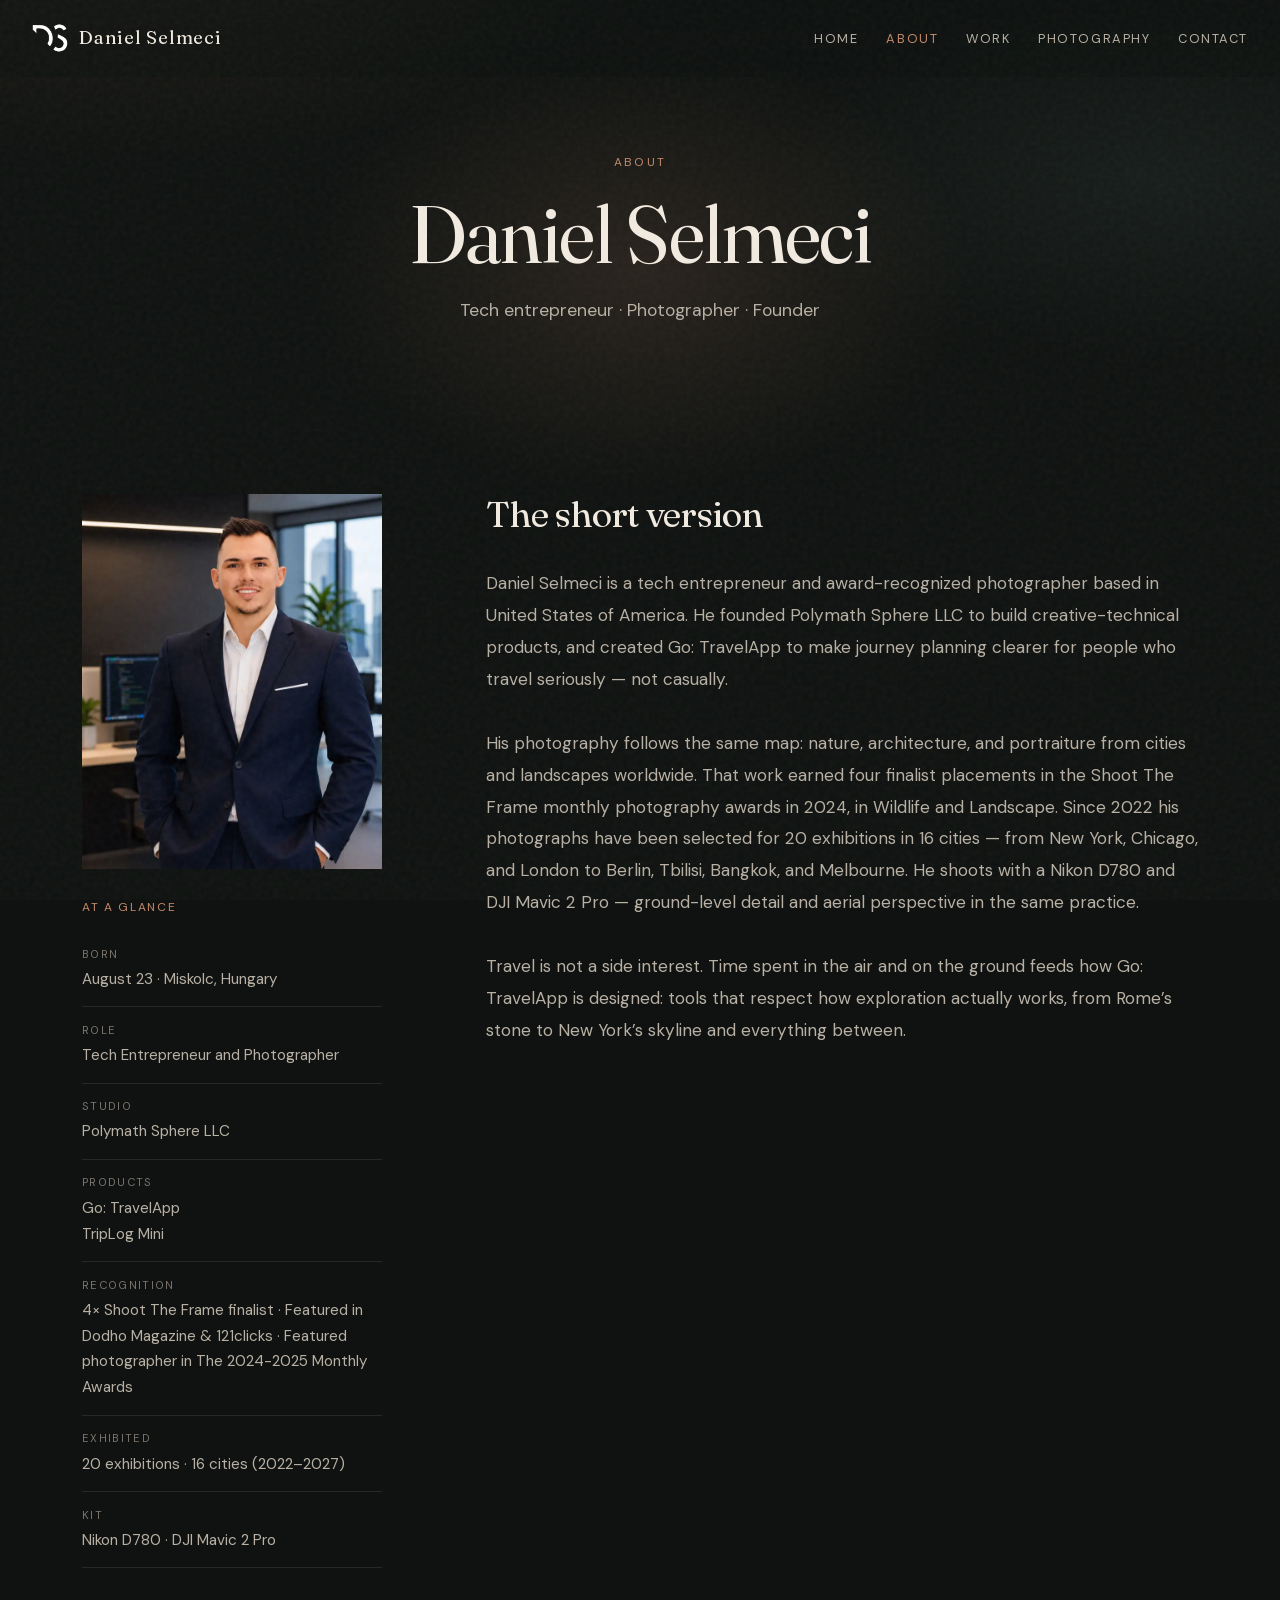
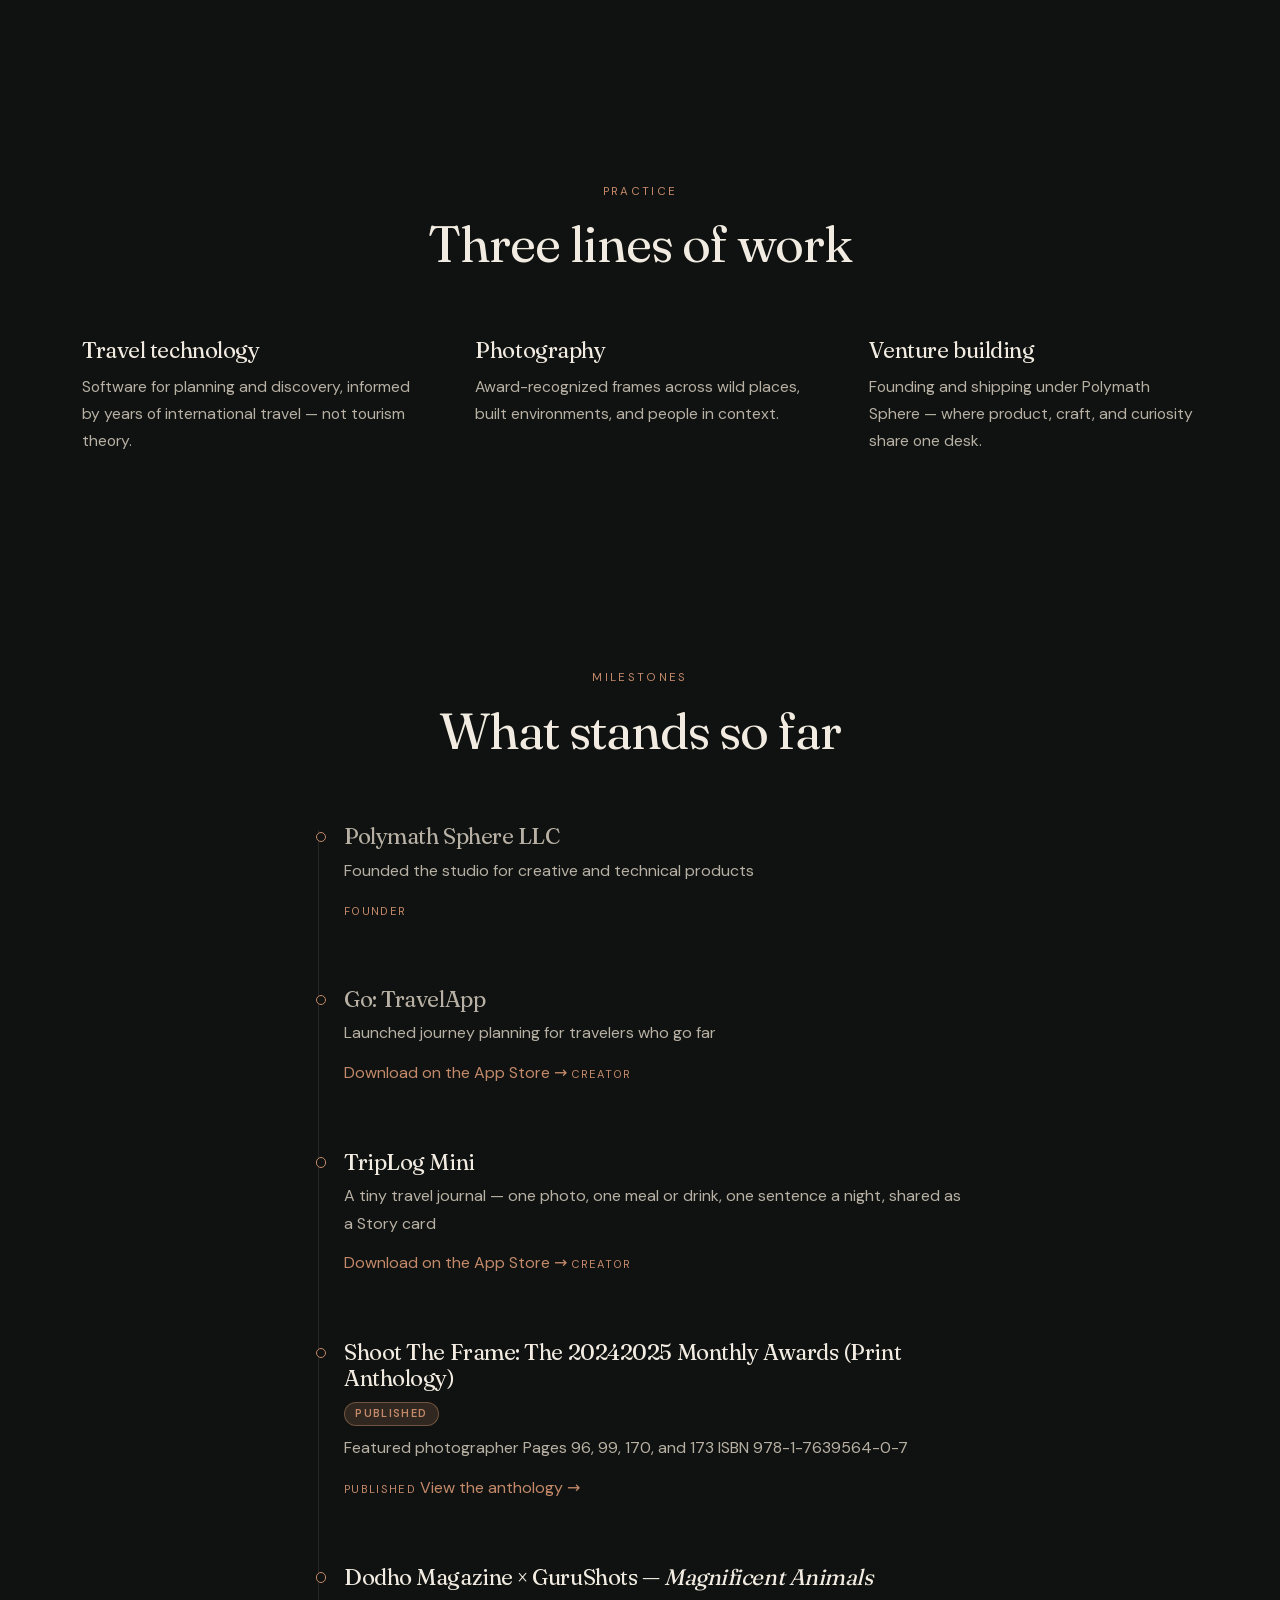
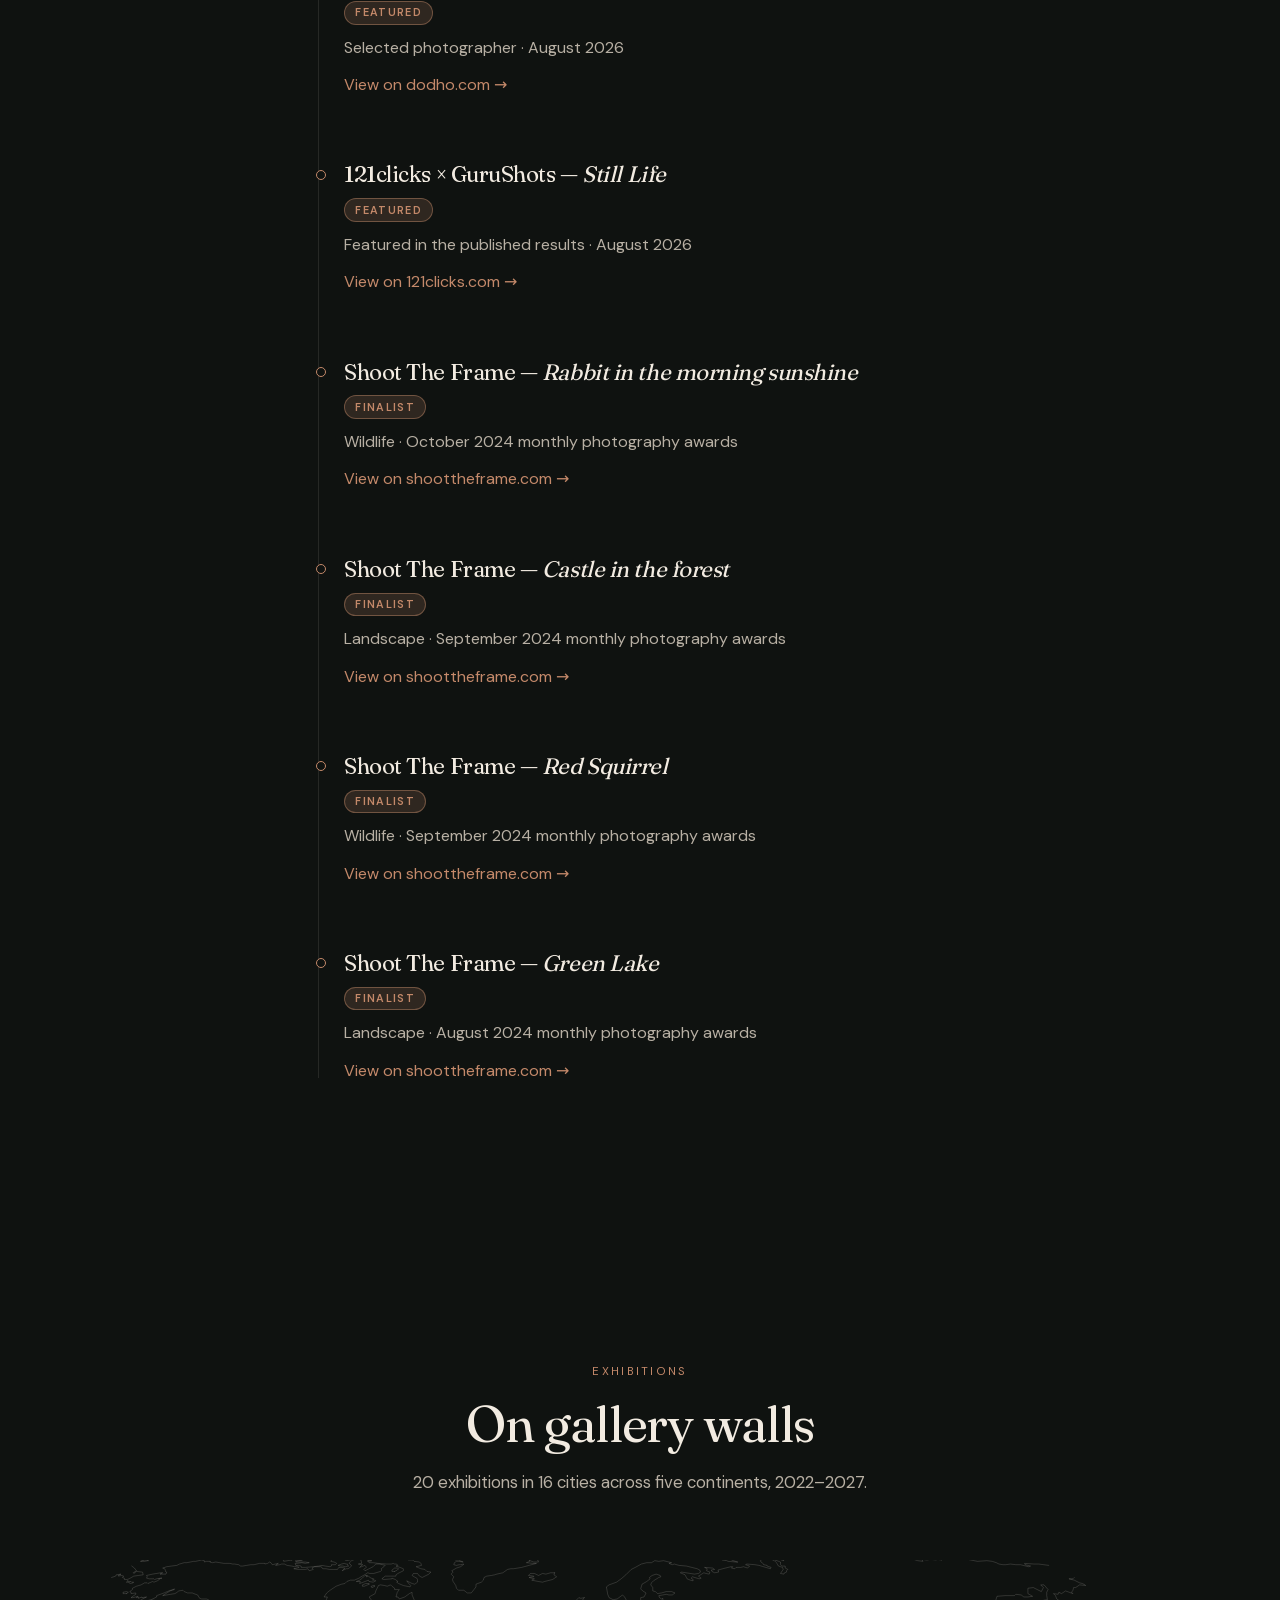
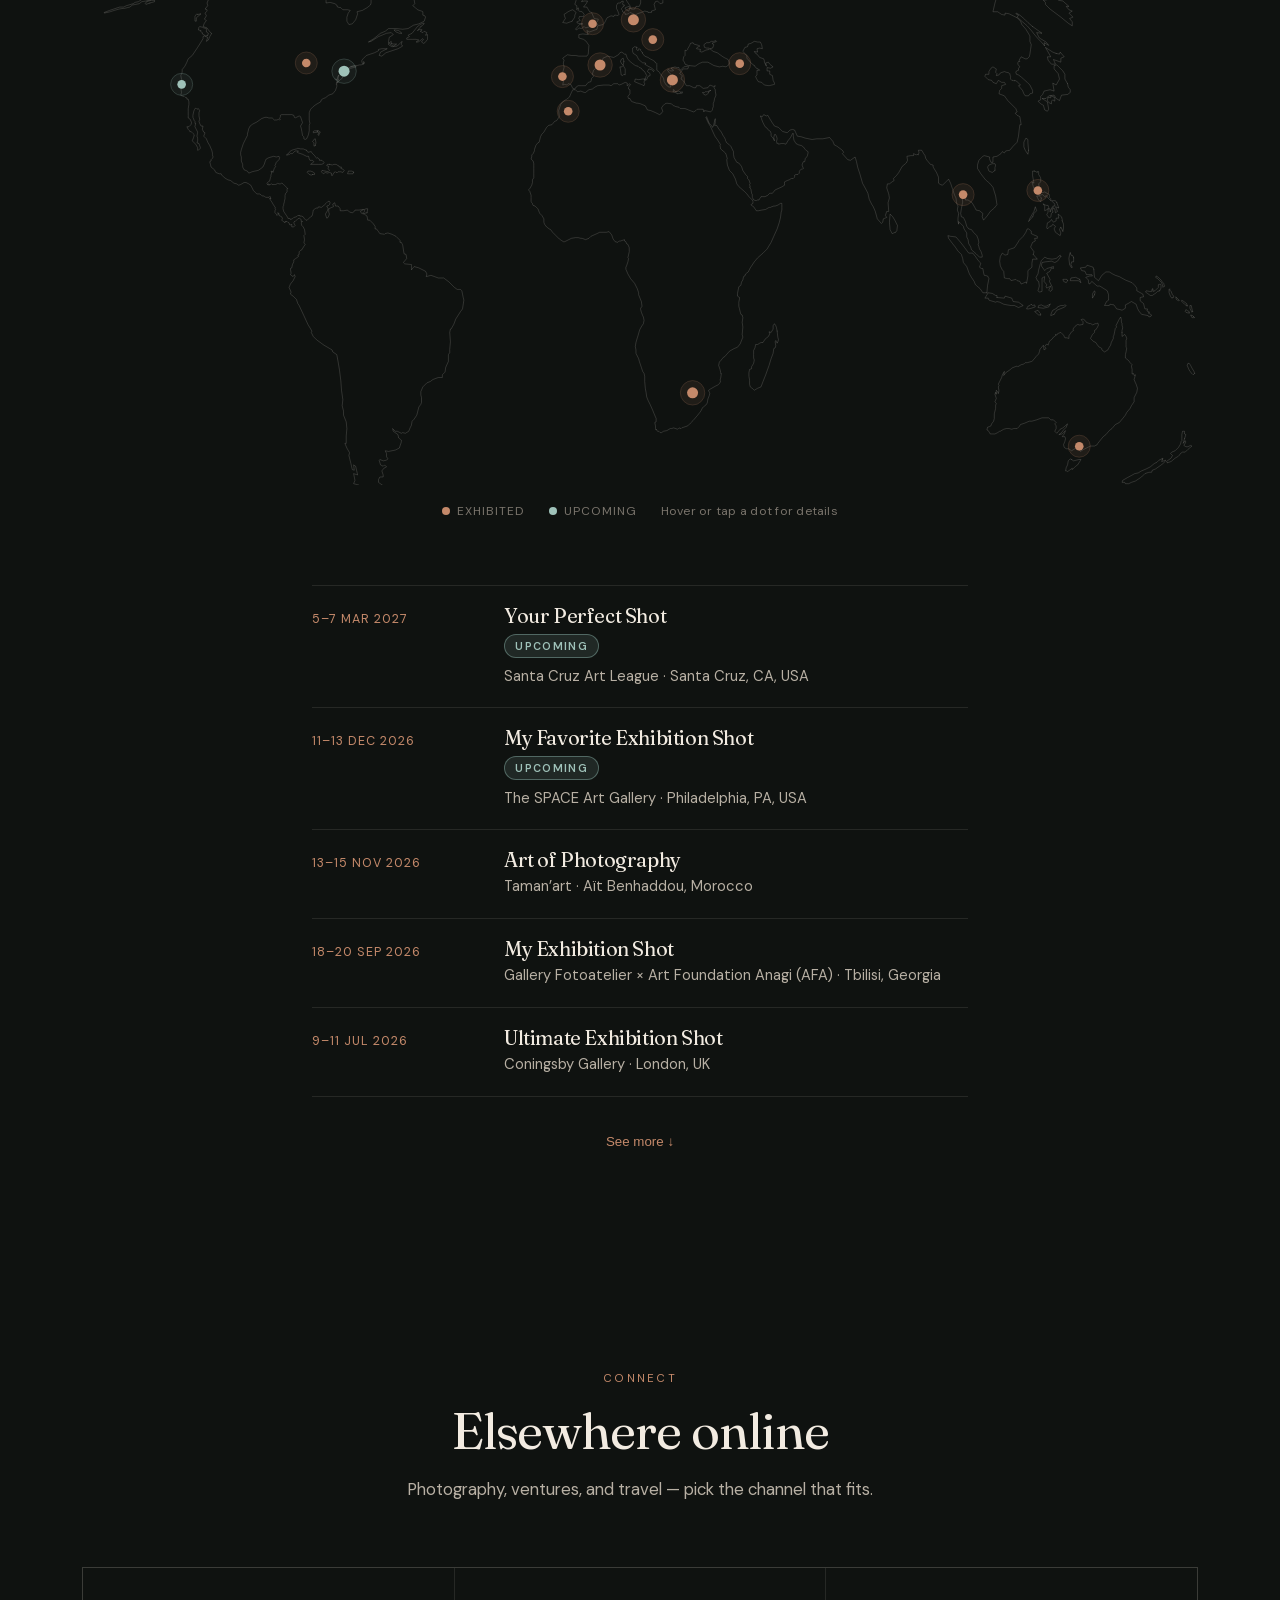
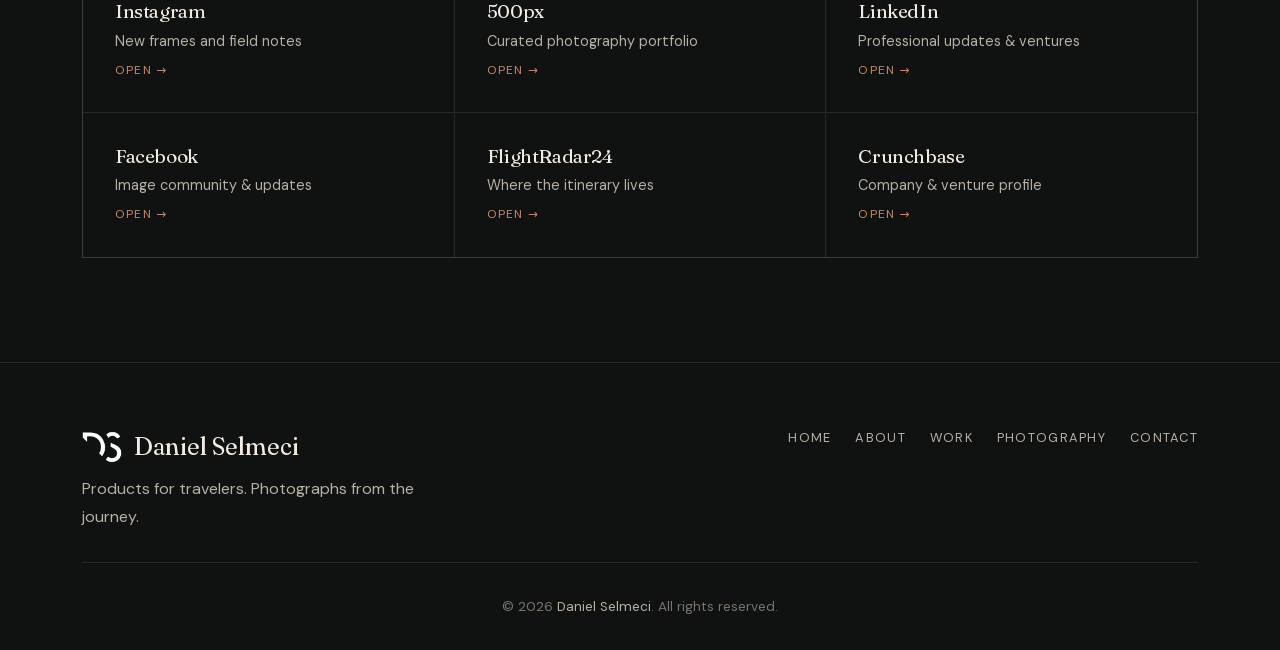
<file: about.html>
<!doctype html>
<html lang="en">
<head>
  <meta charset="utf-8">
  <meta http-equiv="refresh" content="0; url=about/">
  <link rel="canonical" href="https://danielselmeci.com/about/">
  <title>Redirecting to About — Daniel Selmeci</title>
  <script>window.location.replace("about/");</script>
</head>
<body>
  <p>This page moved to <a href="about/">About Daniel Selmeci</a>.</p>
</body>
</html>
</file>
<file: style.css>
/* DM Sans italic latin-ext */
@font-face {
  font-family: 'DM Sans';
  font-style: italic;
  font-weight: 400;
  font-display: swap;
  src: url(fonts/dm-sans-italic-latin-ext.woff2) format('woff2');
  unicode-range: U+0100-02BA, U+02BD-02C5, U+02C7-02CC, U+02CE-02D7, U+02DD-02FF, U+0304, U+0308, U+0329, U+1D00-1DBF, U+1E00-1E9F, U+1EF2-1EFF, U+2020, U+20A0-20AB, U+20AD-20C4, U+2113, U+2C60-2C7F, U+A720-A7FF;
}
/* DM Sans italic latin */
@font-face {
  font-family: 'DM Sans';
  font-style: italic;
  font-weight: 400;
  font-display: swap;
  src: url(fonts/dm-sans-italic-latin.woff2) format('woff2');
  unicode-range: U+0000-00FF, U+0131, U+0152-0153, U+02BB-02BC, U+02C6, U+02DA, U+02DC, U+0304, U+0308, U+0329, U+2000-206F, U+20AC, U+2122, U+2191, U+2193, U+2212, U+2215, U+FEFF, U+FFFD;
}
/* DM Sans normal latin-ext */
@font-face {
  font-family: 'DM Sans';
  font-style: normal;
  font-weight: 400;
  font-display: swap;
  src: url(fonts/dm-sans-normal-latin-ext.woff2) format('woff2');
  unicode-range: U+0100-02BA, U+02BD-02C5, U+02C7-02CC, U+02CE-02D7, U+02DD-02FF, U+0304, U+0308, U+0329, U+1D00-1DBF, U+1E00-1E9F, U+1EF2-1EFF, U+2020, U+20A0-20AB, U+20AD-20C4, U+2113, U+2C60-2C7F, U+A720-A7FF;
}
/* DM Sans normal latin */
@font-face {
  font-family: 'DM Sans';
  font-style: normal;
  font-weight: 400;
  font-display: swap;
  src: url(fonts/dm-sans-normal-latin.woff2) format('woff2');
  unicode-range: U+0000-00FF, U+0131, U+0152-0153, U+02BB-02BC, U+02C6, U+02DA, U+02DC, U+0304, U+0308, U+0329, U+2000-206F, U+20AC, U+2122, U+2191, U+2193, U+2212, U+2215, U+FEFF, U+FFFD;
}
/* DM Sans normal latin-ext */
@font-face {
  font-family: 'DM Sans';
  font-style: normal;
  font-weight: 500;
  font-display: swap;
  src: url(fonts/dm-sans-normal-latin-ext.woff2) format('woff2');
  unicode-range: U+0100-02BA, U+02BD-02C5, U+02C7-02CC, U+02CE-02D7, U+02DD-02FF, U+0304, U+0308, U+0329, U+1D00-1DBF, U+1E00-1E9F, U+1EF2-1EFF, U+2020, U+20A0-20AB, U+20AD-20C4, U+2113, U+2C60-2C7F, U+A720-A7FF;
}
/* DM Sans normal latin */
@font-face {
  font-family: 'DM Sans';
  font-style: normal;
  font-weight: 500;
  font-display: swap;
  src: url(fonts/dm-sans-normal-latin.woff2) format('woff2');
  unicode-range: U+0000-00FF, U+0131, U+0152-0153, U+02BB-02BC, U+02C6, U+02DA, U+02DC, U+0304, U+0308, U+0329, U+2000-206F, U+20AC, U+2122, U+2191, U+2193, U+2212, U+2215, U+FEFF, U+FFFD;
}
/* DM Sans normal latin-ext */
@font-face {
  font-family: 'DM Sans';
  font-style: normal;
  font-weight: 600;
  font-display: swap;
  src: url(fonts/dm-sans-normal-latin-ext.woff2) format('woff2');
  unicode-range: U+0100-02BA, U+02BD-02C5, U+02C7-02CC, U+02CE-02D7, U+02DD-02FF, U+0304, U+0308, U+0329, U+1D00-1DBF, U+1E00-1E9F, U+1EF2-1EFF, U+2020, U+20A0-20AB, U+20AD-20C4, U+2113, U+2C60-2C7F, U+A720-A7FF;
}
/* DM Sans normal latin */
@font-face {
  font-family: 'DM Sans';
  font-style: normal;
  font-weight: 600;
  font-display: swap;
  src: url(fonts/dm-sans-normal-latin.woff2) format('woff2');
  unicode-range: U+0000-00FF, U+0131, U+0152-0153, U+02BB-02BC, U+02C6, U+02DA, U+02DC, U+0304, U+0308, U+0329, U+2000-206F, U+20AC, U+2122, U+2191, U+2193, U+2212, U+2215, U+FEFF, U+FFFD;
}
/* Fraunces normal latin-ext */
@font-face {
  font-family: 'Fraunces';
  font-style: normal;
  font-weight: 400;
  font-display: swap;
  src: url(fonts/fraunces-normal-latin-ext.woff2) format('woff2');
  unicode-range: U+0100-02BA, U+02BD-02C5, U+02C7-02CC, U+02CE-02D7, U+02DD-02FF, U+0304, U+0308, U+0329, U+1D00-1DBF, U+1E00-1E9F, U+1EF2-1EFF, U+2020, U+20A0-20AB, U+20AD-20C4, U+2113, U+2C60-2C7F, U+A720-A7FF;
}
/* Fraunces normal latin */
@font-face {
  font-family: 'Fraunces';
  font-style: normal;
  font-weight: 400;
  font-display: swap;
  src: url(fonts/fraunces-normal-latin.woff2) format('woff2');
  unicode-range: U+0000-00FF, U+0131, U+0152-0153, U+02BB-02BC, U+02C6, U+02DA, U+02DC, U+0304, U+0308, U+0329, U+2000-206F, U+20AC, U+2122, U+2191, U+2193, U+2212, U+2215, U+FEFF, U+FFFD;
}
/* Fraunces normal latin-ext */
@font-face {
  font-family: 'Fraunces';
  font-style: normal;
  font-weight: 500;
  font-display: swap;
  src: url(fonts/fraunces-normal-latin-ext.woff2) format('woff2');
  unicode-range: U+0100-02BA, U+02BD-02C5, U+02C7-02CC, U+02CE-02D7, U+02DD-02FF, U+0304, U+0308, U+0329, U+1D00-1DBF, U+1E00-1E9F, U+1EF2-1EFF, U+2020, U+20A0-20AB, U+20AD-20C4, U+2113, U+2C60-2C7F, U+A720-A7FF;
}
/* Fraunces normal latin */
@font-face {
  font-family: 'Fraunces';
  font-style: normal;
  font-weight: 500;
  font-display: swap;
  src: url(fonts/fraunces-normal-latin.woff2) format('woff2');
  unicode-range: U+0000-00FF, U+0131, U+0152-0153, U+02BB-02BC, U+02C6, U+02DA, U+02DC, U+0304, U+0308, U+0329, U+2000-206F, U+20AC, U+2122, U+2191, U+2193, U+2212, U+2215, U+FEFF, U+FFFD;
}

/* ===== RESET & VARIABLES ===== */
*,
*::before,
*::after {
    margin: 0;
    padding: 0;
    box-sizing: border-box;
}

:root {
    --bg-primary: #0f1210;
    --bg-secondary: #171b18;
    --bg-elevated: #1e2420;
    --text-primary: #f2ebe1;
    --text-secondary: #b8b0a4;
    --text-muted: #7a746c;
    --accent: #c4896a;
    --accent-soft: rgba(196, 137, 106, 0.18);
    --border: rgba(242, 235, 225, 0.1);
    --overlay: rgba(15, 18, 16, 0.55);
    --glow-x: 50%;
    --glow-y: 30%;

    --font-display: "Fraunces", "Times New Roman", serif;
    --font-body: "DM Sans", system-ui, sans-serif;

    --space-xs: 0.5rem;
    --space-sm: 1rem;
    --space-md: 2rem;
    --space-lg: 4rem;
    --space-xl: 6.5rem;

    --max: 1180px;
    --narrow: 720px;

    --ease: 0.35s ease;
    --ease-slow: 0.8s cubic-bezier(0.22, 1, 0.36, 1);
    --ease-curve: cubic-bezier(0.22, 1, 0.36, 1);
}

html {
    scroll-behavior: smooth;
}

body {
    font-family: var(--font-body);
    background: var(--bg-primary);
    color: var(--text-primary);
    line-height: 1.7;
    overflow-x: hidden;
    background-image:
        radial-gradient(600px 400px at var(--glow-x) var(--glow-y), rgba(196, 137, 106, 0.14), transparent 55%),
        radial-gradient(ellipse 80% 50% at 10% -10%, rgba(196, 137, 106, 0.1), transparent 55%),
        radial-gradient(ellipse 60% 40% at 90% 20%, rgba(122, 158, 150, 0.08), transparent 50%);
    background-attachment: fixed;
}

body::before {
    content: "";
    position: fixed;
    inset: 0;
    pointer-events: none;
    z-index: 2000;
    opacity: 0.045;
    background-image: url("data:image/svg+xml,%3Csvg viewBox='0 0 200 200' xmlns='http://www.w3.org/2000/svg'%3E%3Cfilter id='n'%3E%3CfeTurbulence type='fractalNoise' baseFrequency='0.85' numOctaves='3' stitchTiles='stitch'/%3E%3C/filter%3E%3Crect width='100%25' height='100%25' filter='url(%23n)'/%3E%3C/svg%3E");
}

body.has-custom-cursor,
body.has-custom-cursor a,
body.has-custom-cursor button {
    cursor: none;
}

.cursor-dot,
.cursor-ring {
    position: fixed;
    top: 0;
    left: 0;
    border-radius: 50%;
    pointer-events: none;
    z-index: 3000;
    transform: translate3d(-100px, -100px, 0);
    mix-blend-mode: difference;
}

.cursor-dot {
    width: 6px;
    height: 6px;
    margin: -3px 0 0 -3px;
    background: #fff;
}

.cursor-ring {
    width: 36px;
    height: 36px;
    margin: -18px 0 0 -18px;
    border: 1px solid rgba(255, 255, 255, 0.7);
    transition: width 0.25s ease, height 0.25s ease, margin 0.25s ease, opacity 0.25s ease;
}

body.cursor-hover .cursor-ring {
    width: 56px;
    height: 56px;
    margin: -28px 0 0 -28px;
    opacity: 0.85;
}

img {
    max-width: 100%;
    display: block;
    -webkit-user-drag: none;
    user-select: none;
}

::selection {
    background: rgba(196, 137, 106, 0.35);
    color: var(--text-primary);
}

.photo-item,
.hero-media,
.bio-image,
.work-visual,
.nav-logo,
.footer-logo img {
    -webkit-user-select: none;
    user-select: none;
    -webkit-user-drag: none;
}

a {
    color: inherit;
    text-decoration: none;
    transition: color var(--ease), border-color var(--ease), opacity var(--ease), transform var(--ease);
}

h1, h2, h3, h4 {
    font-family: var(--font-display);
    font-weight: 400;
    line-height: 1.15;
    letter-spacing: -0.02em;
}

p {
    color: var(--text-secondary);
}

strong {
    color: var(--text-primary);
    font-weight: 600;
}

/* ===== LAYOUT ===== */
.container {
    max-width: var(--max);
    margin: 0 auto;
    padding: 0 var(--space-md);
}

.container-narrow {
    max-width: var(--narrow);
    margin: 0 auto;
    padding: 0 var(--space-md);
}

.section {
    padding: var(--space-xl) 0;
}

.section-header {
    margin-bottom: var(--space-lg);
    max-width: 40rem;
}

.section-header.text-center {
    text-align: center;
    margin-left: auto;
    margin-right: auto;
}

.section-label {
    display: inline-block;
    font-size: 0.72rem;
    letter-spacing: 0.2em;
    text-transform: uppercase;
    color: var(--accent);
    margin-bottom: 0.85rem;
}

.section-title {
    font-size: clamp(2rem, 4vw, 3.25rem);
    color: var(--text-primary);
    margin-bottom: 0.85rem;
    text-wrap: balance;
}

.section-description {
    font-size: 1.05rem;
    line-height: 1.7;
    max-width: 34rem;
    color: var(--text-secondary);
}

.section-header.text-center .section-description {
    margin: 0 auto;
}

.reveal {
    opacity: 0;
    transform: translateY(28px);
    transition:
        opacity var(--ease-slow) var(--reveal-delay, 0ms),
        transform var(--ease-slow) var(--reveal-delay, 0ms);
}

.reveal.is-visible {
    opacity: 1;
    transform: translateY(0);
}

.magnetic {
    transition: transform 0.2s ease-out;
    will-change: transform;
}

/* ===== NAV ===== */
.nav {
    position: fixed;
    inset: 0 0 auto 0;
    z-index: 1000;
    display: flex;
    align-items: center;
    justify-content: space-between;
    padding: 1.25rem var(--space-md);
    background: rgba(15, 18, 16, 0.45);
    backdrop-filter: blur(16px);
    border-bottom: 1px solid transparent;
    transition: background var(--ease), border-color var(--ease), padding var(--ease);
}

.nav.is-scrolled {
    background: rgba(15, 18, 16, 0.88);
    border-bottom-color: var(--border);
    padding-top: 0.85rem;
    padding-bottom: 0.85rem;
}

.nav-brand {
    display: inline-flex;
    align-items: center;
    gap: 0.7rem;
    font-family: var(--font-display);
    font-size: 1.15rem;
    letter-spacing: 0.04em;
    z-index: 1001;
}

.nav-logo {
    width: 36px;
    height: 36px;
    object-fit: contain;
    flex-shrink: 0;
}

.nav-toggle {
    display: none;
    width: 40px;
    height: 40px;
    flex-direction: column;
    justify-content: center;
    gap: 6px;
    cursor: pointer;
    z-index: 1001;
    background: none;
    border: 0;
    padding: 0;
}

.nav-toggle span {
    display: block;
    height: 1.5px;
    width: 100%;
    background: var(--text-primary);
    transition: var(--ease);
}

.nav-toggle.active span:nth-child(1) {
    transform: translateY(7.5px) rotate(45deg);
}

.nav-toggle.active span:nth-child(2) {
    opacity: 0;
}

.nav-toggle.active span:nth-child(3) {
    transform: translateY(-7.5px) rotate(-45deg);
}

.nav-menu {
    list-style: none;
    display: flex;
    align-items: center;
    gap: 1.75rem;
    margin: 0;
    padding: 0;
}

.nav-link {
    font-family: var(--font-body);
    font-size: 0.8rem;
    letter-spacing: 0.12em;
    text-transform: uppercase;
    color: var(--text-secondary);
}

.nav-link:hover,
.nav-link.active {
    color: var(--accent);
}

:focus-visible {
    outline: 2px solid var(--accent);
    outline-offset: 4px;
}

.nav-toggle:focus-visible,
.nav-link:focus-visible {
    outline-offset: 6px;
}

@media (max-width: 800px) {
    .nav-toggle {
        display: flex;
    }

    .nav-menu {
        position: absolute;
        top: calc(100% + 0.5rem);
        right: var(--space-md);
        left: auto;
        min-width: 12.5rem;
        max-width: calc(100vw - (2 * var(--space-md)));
        z-index: 1000;
        flex-direction: column;
        align-items: stretch;
        gap: 0;
        padding: 0.5rem;
        background: rgba(23, 27, 24, 0.96);
        border: 1px solid var(--border);
        backdrop-filter: blur(16px);
        opacity: 0;
        visibility: hidden;
        transform: translateY(-6px);
        transition: opacity var(--ease), transform var(--ease), visibility var(--ease);
        pointer-events: none;
    }

    .nav-menu.active {
        opacity: 1;
        visibility: visible;
        transform: translateY(0);
        pointer-events: auto;
    }

    .nav-menu li {
        width: 100%;
    }

    .nav-link {
        display: block;
        padding: 0.85rem 1rem;
        font-size: 0.85rem;
    }

    .nav-link:hover,
    .nav-link.active {
        background: var(--accent-soft);
    }
}

/* ===== BUTTONS ===== */
.btn {
    display: inline-flex;
    align-items: center;
    justify-content: center;
    padding: 0.95rem 1.75rem;
    font-size: 0.8rem;
    letter-spacing: 0.12em;
    text-transform: uppercase;
    border: 1px solid var(--accent);
    transition: var(--ease);
    position: relative;
    overflow: hidden;
}

.btn::after {
    content: "";
    position: absolute;
    inset: 0;
    background: linear-gradient(120deg, transparent 30%, rgba(255, 255, 255, 0.14) 50%, transparent 70%);
    transform: translateX(-120%);
    transition: none;
}

.btn:hover::after {
    animation: shineSweep 0.7s ease;
}

.btn-primary {
    background: var(--accent);
    color: var(--bg-primary);
}

.btn-primary:hover {
    background: transparent;
    color: var(--accent);
}

.btn-outline {
    background: transparent;
    color: var(--text-primary);
    border-color: rgba(242, 235, 225, 0.35);
}

.btn-outline:hover {
    border-color: var(--accent);
    color: var(--accent);
}

.text-link {
    color: var(--accent);
    border-bottom: 1px solid transparent;
}

.text-link:hover {
    border-color: var(--accent);
}

/* ===== HERO ===== */
.hero {
    position: relative;
    min-height: 100vh;
    display: flex;
    align-items: flex-end;
    overflow: hidden;
    padding: 0 0 5.5rem;
}

.hero-media {
    position: absolute;
    inset: 0;
    background:
        linear-gradient(180deg, rgba(15, 18, 16, 0.25) 0%, rgba(15, 18, 16, 0.82) 78%, var(--bg-primary) 100%),
        linear-gradient(135deg, #2a332e 0%, #1a1f1c 45%, #3a2f28 100%);
    background-size: cover;
    background-position: center;
}

.hero-media::after {
    content: "";
    position: absolute;
    inset: 0;
    background-image:
        linear-gradient(rgba(242, 235, 225, 0.04) 1px, transparent 1px),
        linear-gradient(90deg, rgba(242, 235, 225, 0.04) 1px, transparent 1px);
    background-size: 72px 72px;
    mask-image: linear-gradient(180deg, rgba(0, 0, 0, 0.55), transparent 70%);
    pointer-events: none;
}

.hero-media.has-image {
    background-position: 52% 30%;
    background-image:
        linear-gradient(180deg, rgba(15, 18, 16, 0.2) 0%, rgba(15, 18, 16, 0.78) 72%, var(--bg-primary) 100%),
        var(--hero-image);
}

.hero-content {
    position: relative;
    z-index: 1;
    width: 100%;
    max-width: var(--max);
    margin: 0 auto;
    padding: 0 var(--space-md);
}

.hero-title {
    font-size: clamp(3.4rem, 10vw, 7rem);
    margin-bottom: var(--space-sm);
}

.hero-title .line {
    display: block;
}

.hero-title .line.is-split .char {
    display: inline-block;
    transform: translateY(0.35em) rotate(3deg);
    animation: charIn 0.85s cubic-bezier(0.22, 1, 0.36, 1) forwards;
    animation-delay: var(--char-delay, 0ms);
}

@keyframes charIn {
    to {
        transform: translateY(0) rotate(0);
    }
}

.hero-title .line:not(.is-split) {
    opacity: 0;
    transform: translateY(28px);
    animation: fadeUp 1s var(--ease-curve) forwards;
}

.hero-title .line:not(.is-split):nth-child(2) {
    animation-delay: 0.12s;
}

.hero-subtitle {
    font-size: clamp(1.05rem, 2vw, 1.3rem);
    color: var(--text-secondary);
    max-width: 26rem;
    margin-bottom: var(--space-md);
    letter-spacing: 0.01em;
    opacity: 0;
    animation: fadeUp 1s 0.28s var(--ease-curve) forwards;
}

.hero-cta {
    display: flex;
    flex-wrap: wrap;
    gap: 0.85rem;
    opacity: 0;
    animation: fadeUp 1s 0.42s var(--ease-curve) forwards;
}

@keyframes fadeUp {
    to {
        opacity: 1;
        transform: translateY(0);
    }
}

.scroll-indicator {
    position: absolute;
    right: var(--space-md);
    bottom: 2rem;
    z-index: 1;
    font-size: 0.7rem;
    letter-spacing: 0.16em;
    text-transform: uppercase;
    color: var(--text-muted);
    writing-mode: vertical-rl;
}

/* ===== INTRO ===== */
.intro-section {
    padding-top: var(--space-lg);
    padding-bottom: var(--space-lg);
}

.lead {
    font-family: var(--font-display);
    font-size: clamp(1.35rem, 2.6vw, 1.85rem);
    line-height: 1.55;
    color: var(--text-secondary);
    text-wrap: pretty;
}

.lead strong {
    color: var(--text-primary);
    font-weight: 500;
}

.lead a {
    color: inherit;
    border-bottom: 1px solid rgba(196, 137, 106, 0.45);
}

.lead a:hover {
    color: var(--accent);
    border-color: var(--accent);
}

/* ===== WORK ===== */
.work-list {
    display: flex;
    flex-direction: column;
    gap: var(--space-xl);
}

.work-item {
    display: grid;
    grid-template-columns: 72px 1fr;
    gap: var(--space-md);
    align-items: start;
    padding-bottom: var(--space-lg);
    border-bottom: 1px solid var(--border);
}

.work-item-reverse .work-copy {
    order: 2;
}

.work-icon {
    width: 72px;
    height: 72px;
    border-radius: 22%;
    box-shadow: 0 10px 24px rgba(0, 0, 0, 0.35);
}

.work-number {
    display: block;
    font-family: var(--font-display);
    font-size: 0.95rem;
    color: var(--accent);
    letter-spacing: 0.12em;
    margin-bottom: var(--space-sm);
}

.work-title {
    font-size: clamp(1.8rem, 3vw, 2.6rem);
    margin-bottom: var(--space-sm);
}

.work-title + .award-badge {
    margin: -0.35rem 0 var(--space-sm);
}

.work-description {
    margin-bottom: var(--space-md);
    max-width: 36rem;
}

.work-meta {
    display: block;
    margin-top: 0.85rem;
    font-size: 0.75rem;
    letter-spacing: 0.14em;
    text-transform: uppercase;
    color: var(--text-muted);
}

.work-visual {
    min-height: 280px;
    background: var(--bg-elevated);
    background-size: cover;
    background-position: center;
    position: relative;
    overflow: hidden;
}

.work-visual::before {
    content: "";
    position: absolute;
    inset: 0;
    background: linear-gradient(120deg, transparent 30%, rgba(242, 235, 225, 0.18) 48%, transparent 62%);
    transform: translateX(-120%);
    pointer-events: none;
}

.work-visual.shine::before {
    animation: shineSweep 0.9s ease;
}

@keyframes shineSweep {
    to { transform: translateX(120%); }
}

.work-visual::after {
    content: attr(data-label);
    position: absolute;
    left: 1rem;
    bottom: 1rem;
    font-size: 0.7rem;
    letter-spacing: 0.14em;
    text-transform: uppercase;
    color: var(--text-muted);
}

.work-visual.tech {
    background-image: linear-gradient(145deg, #243029 0%, #1a1f1c 55%, rgba(196, 137, 106, 0.25) 100%);
}

.work-visual.travel {
    background-image: linear-gradient(145deg, #2c2620 0%, #1a1f1c 50%, rgba(122, 158, 150, 0.25) 100%);
}

/* ===== PHOTOGRAPHY ===== */
.photo-section {
    background: linear-gradient(180deg, transparent, rgba(23, 27, 24, 0.8) 20%, transparent);
}

.photo-grid {
    display: grid;
    grid-template-columns: repeat(3, 1fr);
    grid-auto-rows: 240px;
    gap: 0.75rem;
    margin-bottom: var(--space-lg);
}

.photo-item {
    position: relative;
    overflow: hidden;
    background: var(--bg-elevated);
    background-size: cover;
    background-position: center;
    border-radius: 12px;
    box-shadow: 0 10px 24px rgba(0, 0, 0, 0.16);
    transition: transform 0.2s ease-out, box-shadow 0.2s ease-out;
    transform-style: preserve-3d;
    will-change: transform;
}

a.photo-item {
    display: block;
    color: inherit;
}

.photo-item img {
    position: absolute;
    inset: 0;
    width: 100%;
    height: 100%;
    object-fit: cover;
    z-index: 0;
    pointer-events: none;
    transition: transform 0.6s var(--ease-curve);
}

.photo-item:hover img {
    transform: scale(1.04);
}

.photo-item:hover {
    box-shadow: 0 25px 50px -12px rgba(0, 0, 0, 0.42);
}

.photo-item::after {
    content: "";
    position: absolute;
    inset: 0;
    z-index: 2;
    pointer-events: none;
    background: radial-gradient(
        280px circle at var(--spot-x, 50%) var(--spot-y, 50%),
        rgba(242, 235, 225, 0.16),
        transparent 55%
    );
    opacity: 0;
    transition: opacity var(--ease);
}

.photo-item:hover::after {
    opacity: 1;
}

.photo-item::before {
    content: "";
    position: absolute;
    inset: 0;
    background: linear-gradient(180deg, transparent 40%, rgba(15, 18, 16, 0.85));
    z-index: 1;
}

.photo-item-tall {
    grid-row: span 2;
}

.photo-item-wide {
    grid-column: span 2;
}

.photo-item.aerial {
    background-image: linear-gradient(160deg, #3d4a42, #1c221e);
}

.photo-item.architecture {
    background-image: linear-gradient(160deg, #4a3f36, #221c18);
}

.photo-item.portrait {
    background-image: linear-gradient(160deg, #3a3530, #191714);
}

.photo-item.landscape {
    background-image: linear-gradient(160deg, #2f4038, #151a17);
}

.photo-overlay {
    position: absolute;
    left: 0;
    right: 0;
    bottom: 0;
    z-index: 3;
    padding: 1.25rem;
}

.photo-overlay h3 {
    font-size: 1.15rem;
    margin-bottom: 0.25rem;
}

.photo-overlay p {
    font-size: 0.85rem;
    color: var(--text-secondary);
}

.award-grid {
    display: grid;
    grid-template-columns: repeat(2, 1fr);
    gap: var(--space-md);
}

.award-grid--single {
    grid-template-columns: 1fr;
}

.award-link {
    display: block;
    padding: var(--space-md) 0;
    border-top: 1px solid var(--border);
    border-bottom: 1px solid var(--border);
    transition: padding var(--ease), border-color var(--ease);
}

.award-link:hover {
    padding-left: 0.5rem;
    border-color: rgba(196, 137, 106, 0.35);
}

.award-link:hover h3 {
    color: var(--accent);
}

.award-link h3 {
    font-size: 1.5rem;
    margin-bottom: 0.4rem;
    transition: color var(--ease);
}

.award-link p {
    font-size: 0.95rem;
}

.award-link .award-cta {
    display: inline-block;
    margin-top: 0.85rem;
    font-size: 0.8rem;
    letter-spacing: 0.08em;
    text-transform: uppercase;
    color: var(--accent);
}

/* ===== CONNECT ===== */
.contact-section {
    border-top: 1px solid var(--border);
}

.contact-cta {
    display: flex;
    flex-direction: column;
    align-items: center;
    gap: 0.75rem;
    margin-top: var(--space-md);
}

.contact-email {
    font-size: 0.9rem;
    color: var(--text-secondary);
    border-bottom: 1px solid transparent;
}

.contact-email:hover {
    color: var(--accent);
    border-color: var(--accent);
}

.social-row {
    display: flex;
    flex-wrap: wrap;
    justify-content: center;
    gap: 0.75rem 1.5rem;
    margin-top: var(--space-md);
}

.social-row a {
    font-size: 0.8rem;
    letter-spacing: 0.1em;
    text-transform: uppercase;
    color: var(--text-primary);
    border: 1px solid var(--border);
    border-radius: 999px;
    padding: 0.65rem 1.15rem;
    background: rgba(242, 235, 225, 0.03);
}

.social-row a:hover {
    color: var(--accent);
    border-color: var(--accent);
    background: var(--accent-soft);
}

/* ===== FOOTER ===== */
.footer {
    border-top: 1px solid var(--border);
    padding: var(--space-lg) 0 var(--space-md);
}

.footer-content {
    display: flex;
    justify-content: space-between;
    gap: var(--space-md);
    margin-bottom: var(--space-md);
    padding-bottom: var(--space-md);
    border-bottom: 1px solid var(--border);
}

.footer-logo {
    display: inline-flex;
    align-items: center;
    gap: 0.75rem;
    font-family: var(--font-display);
    font-size: 1.5rem;
    margin-bottom: 0.5rem;
}

.footer-logo img {
    width: 40px;
    height: 40px;
    object-fit: contain;
}

.footer-brand p {
    max-width: 22rem;
}

.footer-links {
    display: flex;
    flex-wrap: wrap;
    gap: 1rem 1.5rem;
    align-items: flex-start;
}

.footer-links a {
    font-size: 0.8rem;
    letter-spacing: 0.1em;
    text-transform: uppercase;
    color: var(--text-secondary);
}

.footer-links a:hover {
    color: var(--accent);
}

.footer-bottom {
    text-align: center;
}

.footer-bottom p a:hover {
    color: var(--accent);
}

.footer-bottom p a {
    color: var(--text-secondary);
}

.footer-bottom p {
    color: var(--text-muted);
    font-size: 0.85rem;
}

/* ===== ABOUT ===== */
.about-hero {
    padding: calc(5.5rem + var(--space-lg)) 0 var(--space-lg);
    text-align: center;
}

.page-label {
    display: block;
    font-size: 0.75rem;
    letter-spacing: 0.18em;
    text-transform: uppercase;
    color: var(--accent);
    margin-bottom: var(--space-sm);
}

.page-title {
    font-size: clamp(2.8rem, 7vw, 5rem);
    margin-bottom: var(--space-sm);
}

.page-subtitle {
    font-size: 1.1rem;
    color: var(--text-secondary);
}

.bio-layout {
    display: grid;
    grid-template-columns: 300px 1fr;
    gap: var(--space-xl);
    align-items: start;
}

.bio-sidebar {
    position: sticky;
    top: 6.5rem;
}

.bio-image {
    aspect-ratio: 4 / 5;
    margin-bottom: var(--space-md);
    background:
        linear-gradient(160deg, rgba(196, 137, 106, 0.35), transparent 60%),
        var(--bg-elevated);
    background-size: cover;
    background-position: center;
    display: flex;
    align-items: flex-end;
    padding: 1rem;
}

.bio-image {
    position: relative;
    overflow: hidden;
}

.bio-image img {
    position: absolute;
    inset: 0;
    width: 100%;
    height: 100%;
    object-fit: cover;
    object-position: center;
    pointer-events: none;
}

.bio-image span {
    font-size: 0.75rem;
    letter-spacing: 0.12em;
    text-transform: uppercase;
    color: var(--text-muted);
}

.bio-image.has-image span {
    display: none;
}

.bio-quick-facts h2 {
    font-family: var(--font-body);
    font-size: 0.75rem;
    letter-spacing: 0.14em;
    text-transform: uppercase;
    color: var(--accent);
    margin-bottom: var(--space-sm);
}

.fact-list {
    list-style: none;
}

.fact-list li {
    padding: 0.85rem 0;
    border-bottom: 1px solid var(--border);
    display: flex;
    flex-direction: column;
    gap: 0.2rem;
}

.fact-label {
    font-size: 0.7rem;
    letter-spacing: 0.12em;
    text-transform: uppercase;
    color: var(--text-muted);
}

.fact-value {
    color: var(--text-secondary);
    font-size: 0.95rem;
}

.fact-value a,
.timeline-content h3 a {
    color: var(--text-secondary);
    border-bottom: 1px solid transparent;
}

.fact-value a:hover,
.timeline-content h3 a:hover {
    color: var(--accent);
    border-color: var(--accent);
}

.bio-content h2 {
    color: var(--text-primary);
    margin-bottom: var(--space-md);
    font-size: clamp(1.75rem, 3vw, 2.25rem);
}

.bio-content p {
    font-size: 1.08rem;
    line-height: 1.85;
    margin-bottom: var(--space-md);
    text-wrap: pretty;
}

.bio-content em {
    color: var(--text-primary);
    font-style: italic;
}

.expertise-list {
    display: grid;
    grid-template-columns: repeat(3, 1fr);
    gap: var(--space-lg);
}

.expertise-item h3 {
    font-size: 1.4rem;
    margin-bottom: 0.65rem;
}

.expertise-item p {
    font-size: 0.98rem;
}

.timeline {
    position: relative;
    padding-left: 2rem;
}

.timeline::before {
    content: "";
    position: absolute;
    left: 0.35rem;
    top: 0.35rem;
    bottom: 0.35rem;
    width: 1px;
    background: var(--border);
}

.timeline-item {
    position: relative;
    margin-bottom: var(--space-lg);
}

.timeline-marker {
    position: absolute;
    left: -1.78rem;
    top: 0.45rem;
    width: 0.65rem;
    height: 0.65rem;
    border-radius: 50%;
    border: 1px solid var(--accent);
    background: var(--bg-primary);
}

.timeline-content h3 {
    font-size: 1.4rem;
    margin-bottom: 0.4rem;
}

.timeline-content p {
    margin-bottom: 0.65rem;
}

.award-badge {
    display: inline-block;
    margin: 0.15rem 0 0.55rem;
    padding: 0.2rem 0.65rem;
    border-radius: 999px;
    border: 1px solid rgba(196, 137, 106, 0.45);
    background: var(--accent-soft);
    color: var(--accent);
    font-size: 0.68rem;
    font-weight: 600;
    letter-spacing: 0.12em;
    line-height: 1.4;
    text-transform: uppercase;
}

.award-badge--upcoming {
    border-color: rgba(122, 158, 150, 0.55);
    background: rgba(122, 158, 150, 0.16);
    color: #9fc2b9;
}

.exhibition-info .award-badge {
    margin: 0.2rem 0 0.35rem;
}

.award-badge--winner {
    border-color: #d9b45a;
    background: #d9b45a;
    color: #1a1408;
}

.timeline-tag {
    display: inline-block;
    margin-top: 0.5rem;
    font-size: 0.7rem;
    letter-spacing: 0.12em;
    text-transform: uppercase;
    color: var(--accent);
}

.exhibition-list {
    list-style: none;
    margin: 0;
    padding: 0;
    border-top: 1px solid var(--border);
}

.exhibition-toggle {
    display: block;
    margin: var(--space-md) auto 0;
    padding: 0.35rem 0;
    background: none;
    border: 0;
    cursor: pointer;
}

.exhibition-toggle:hover {
    color: var(--text-primary);
}

.exhibition-item[hidden] {
    display: none;
}

.exhibition-item {
    display: grid;
    grid-template-columns: 11rem 1fr;
    gap: var(--space-sm);
    align-items: baseline;
    padding: 1.15rem 0;
    border-bottom: 1px solid var(--border);
}

.exhibition-date {
    font-size: 0.78rem;
    letter-spacing: 0.08em;
    text-transform: uppercase;
    color: var(--accent);
    font-variant-numeric: tabular-nums;
}

.exhibition-info h3 {
    font-size: 1.25rem;
    margin-bottom: 0.2rem;
}

.exhibition-info p {
    margin: 0;
    font-size: 0.92rem;
    color: var(--text-secondary);
}

/* ===== EXHIBITION MAP ===== */
.exhibition-map-wrap {
    max-width: var(--max);
    margin: 0 auto var(--space-lg);
    padding: 0 var(--space-md);
}

.exhibition-map {
    position: relative;
}

.exhibition-map svg {
    display: block;
    width: 100%;
    height: auto;
    overflow: hidden;
}

@media (max-width: 640px) {
    .exhibition-map-wrap {
        padding: 0 0.5rem;
    }
}

.map-land {
    fill: none;
    stroke: rgba(242, 235, 225, 0.2);
    stroke-width: 0.8;
    stroke-linejoin: round;
    stroke-linecap: round;
    vector-effect: non-scaling-stroke;
}

.map-marker {
    cursor: pointer;
    outline: none;
}

.map-marker .dot {
    fill: var(--accent);
}

.map-marker .halo {
    fill: var(--accent-soft);
    stroke: rgba(196, 137, 106, 0.45);
    stroke-width: 0.6;
    opacity: 0.55;
    transform-box: fill-box;
    transform-origin: center;
    transition: opacity var(--ease), transform var(--ease);
}

.map-marker.is-upcoming .dot {
    fill: #9fc2b9;
}

.map-marker.is-upcoming .halo {
    fill: rgba(122, 158, 150, 0.16);
    stroke: rgba(159, 194, 185, 0.5);
}

.map-marker.is-active .halo,
.map-marker:focus-visible .halo {
    opacity: 1;
    transform: scale(1.5);
}

.map-tooltip {
    position: absolute;
    z-index: 6;
    width: max-content;
    max-width: min(280px, 86vw);
    padding: 0.85rem 1rem;
    transform: translateX(-50%);
    background: var(--bg-elevated);
    border: 1px solid rgba(196, 137, 106, 0.35);
    border-radius: 10px;
    box-shadow: 0 18px 40px rgba(0, 0, 0, 0.45);
    pointer-events: none;
}

.map-tooltip h4 {
    font-size: 1.1rem;
    margin: 0;
}

.map-tooltip-place {
    margin: 0 0 0.55rem;
    font-size: 0.75rem;
    letter-spacing: 0.1em;
    text-transform: uppercase;
    color: var(--text-muted);
}

.map-tooltip ul {
    list-style: none;
    margin: 0;
    padding: 0;
    display: grid;
    gap: 0.55rem;
}

.map-tooltip li {
    display: grid;
    gap: 0.05rem;
    line-height: 1.35;
}

.map-tooltip-date {
    font-size: 0.7rem;
    letter-spacing: 0.08em;
    text-transform: uppercase;
    color: var(--accent);
}

.map-tooltip-date em {
    font-style: normal;
    color: #9fc2b9;
}

.map-tooltip-title {
    font-size: 0.92rem;
    color: var(--text-primary);
}

.map-tooltip-venue {
    font-size: 0.8rem;
    color: var(--text-secondary);
}

.map-legend {
    display: flex;
    flex-wrap: wrap;
    justify-content: center;
    gap: 0.5rem 1.5rem;
    margin-top: var(--space-sm);
    font-size: 0.75rem;
    letter-spacing: 0.08em;
    text-transform: uppercase;
    color: var(--text-muted);
}

.map-legend span {
    display: inline-flex;
    align-items: center;
    gap: 0.45rem;
}

.legend-dot {
    width: 8px;
    height: 8px;
    border-radius: 50%;
    background: var(--accent);
}

.legend-dot--upcoming {
    background: #9fc2b9;
}

.map-hint {
    text-transform: none;
    letter-spacing: 0.02em;
}

.platform-list {
    display: grid;
    grid-template-columns: repeat(3, 1fr);
    gap: 1px;
    background: var(--border);
    border: 1px solid var(--border);
}

.platform-item {
    background: var(--bg-primary);
    padding: var(--space-md);
    display: flex;
    flex-direction: column;
    gap: 0.4rem;
    min-height: 140px;
}

.platform-item:hover {
    background: var(--bg-secondary);
}

.platform-item h3 {
    font-size: 1.2rem;
}

.platform-item p {
    font-size: 0.9rem;
    flex: 1;
}

.platform-item span {
    font-size: 0.75rem;
    letter-spacing: 0.1em;
    text-transform: uppercase;
    color: var(--accent);
}

/* ===== RESPONSIVE ===== */
@media (max-width: 960px) {
    .work-item,
    .work-item-reverse .work-copy {
        grid-template-columns: 1fr;
    }

    .work-item-reverse .work-copy {
        order: 0;
    }

    .bio-layout {
        grid-template-columns: 1fr;
    }

    .bio-sidebar {
        position: static;
    }

    .photo-grid {
        grid-template-columns: repeat(2, 1fr);
        grid-auto-rows: 200px;
    }

    .photo-item-tall {
        grid-row: span 1;
    }

    .photo-item-wide {
        grid-column: span 2;
    }

    .expertise-list,
    .platform-list,
    .award-grid {
        grid-template-columns: 1fr;
    }
}

@media (max-width: 640px) {
    .exhibition-item {
        grid-template-columns: 1fr;
        gap: 0.3rem;
    }

    .hero {
        align-items: center;
        padding-bottom: 4rem;
    }

    .hero-cta {
        flex-direction: column;
        align-items: stretch;
    }

    .btn {
        width: 100%;
    }

    .scroll-indicator {
        display: none;
    }

    .footer-content {
        flex-direction: column;
    }

    .photo-grid {
        grid-template-columns: 1fr;
    }

    .photo-item-wide {
        grid-column: span 1;
    }
}

@media (prefers-reduced-motion: reduce) {
    *,
    *::before,
    *::after {
        animation: none !important;
        transition: none !important;
    }

    body {
        opacity: 1;
    }

    .reveal {
        opacity: 1;
        transform: none;
    }

    .hero-media {
        transform: none;
    }

    .cursor-dot,
    .cursor-ring {
        display: none !important;
    }

    body.has-custom-cursor,
    body.has-custom-cursor a,
    body.has-custom-cursor button {
        cursor: auto;
    }
}

@media (pointer: coarse) {
    .cursor-dot,
    .cursor-ring {
        display: none !important;
    }

    body.has-custom-cursor,
    body.has-custom-cursor a,
    body.has-custom-cursor button {
        cursor: auto;
    }
}
</file>
